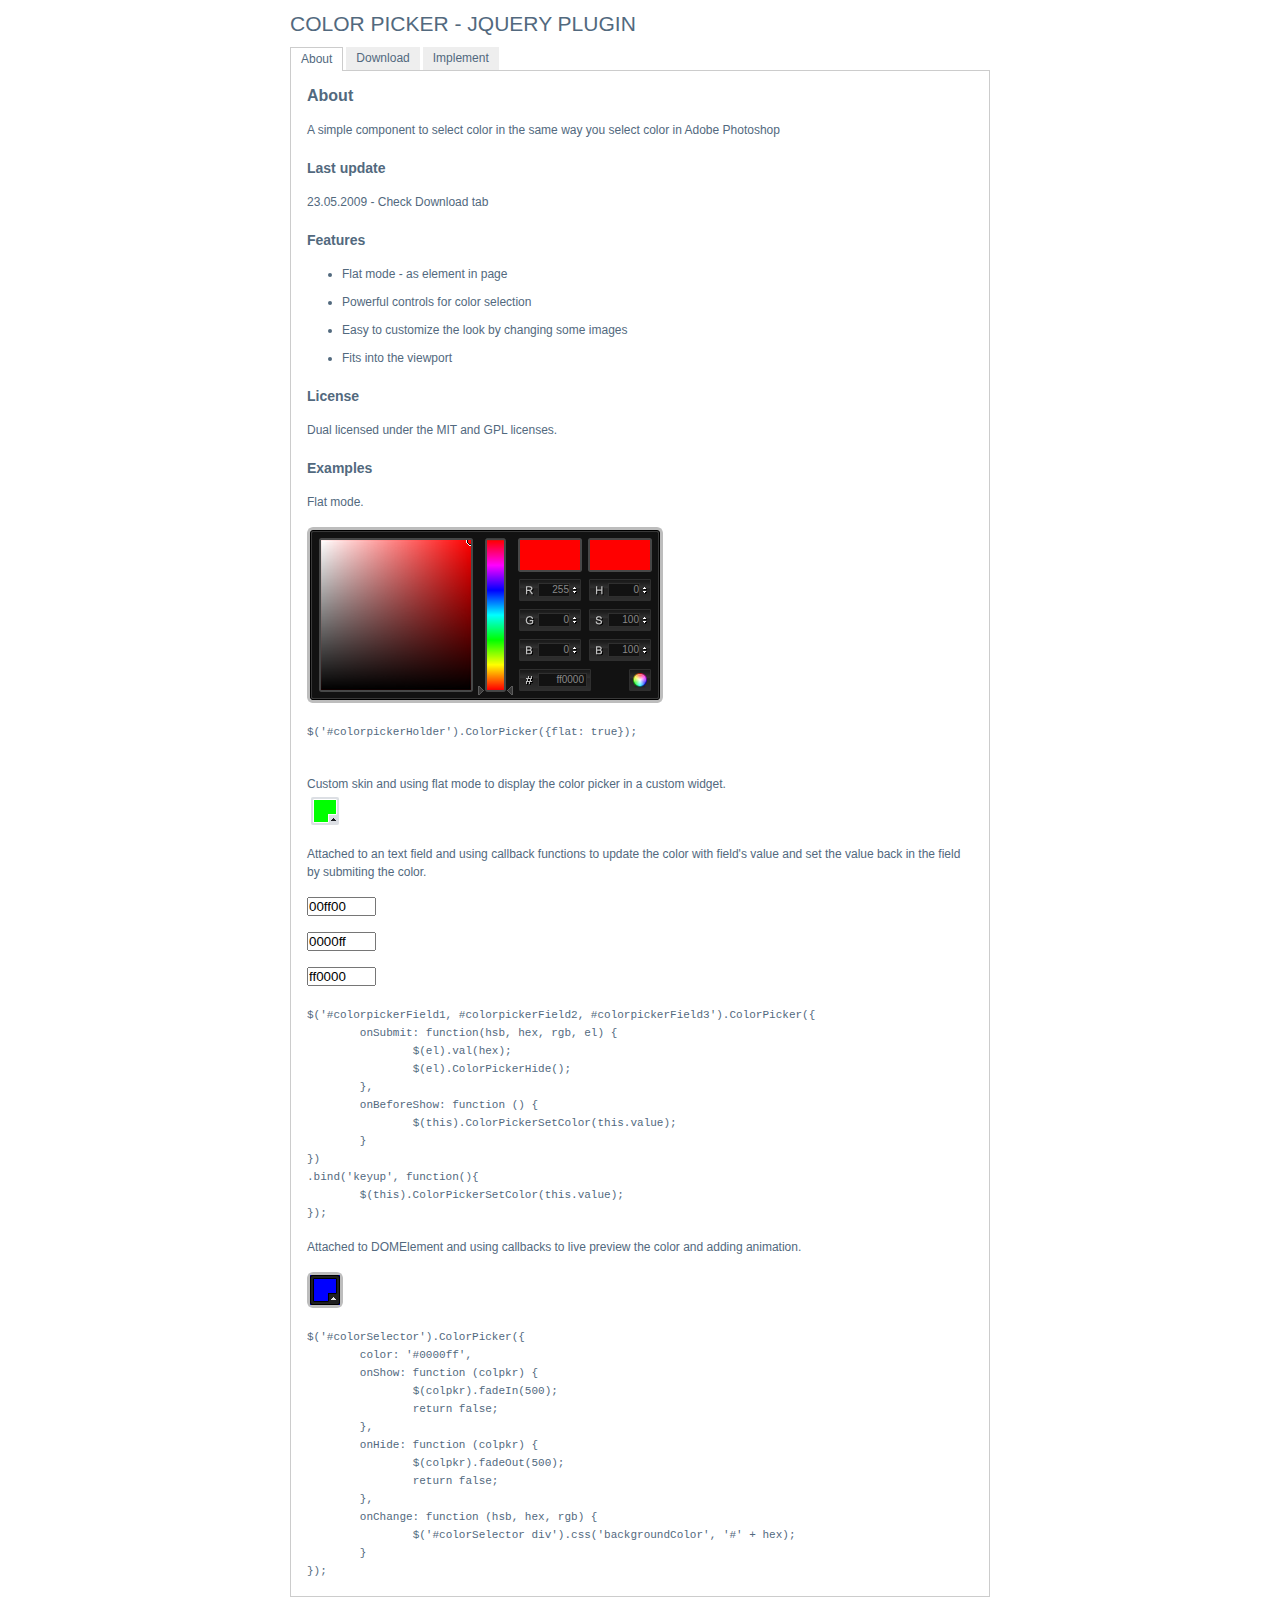
<file: public/js_admin/colorpicker/index.html>
<!DOCTYPE html PUBLIC "-//W3C//DTD XHTML 1.0 Strict//EN" "http://www.w3.org/TR/xhtml1/DTD/xhtml1-strict.dtd">
<html xmlns="http://www.w3.org/1999/xhtml" xml:lang="en" lang="en">
<head>
	<link rel="stylesheet" href="css/colorpicker.css" type="text/css" />
    <link rel="stylesheet" media="screen" type="text/css" href="css/layout.css" />
    <title>ColorPicker - jQuery plugin</title>
	<script type="text/javascript" src="js/jquery.js"></script>
	<script type="text/javascript" src="js/colorpicker.js"></script>
    <script type="text/javascript" src="js/eye.js"></script>
    <script type="text/javascript" src="js/utils.js"></script>
    <script type="text/javascript" src="js/layout.js?ver=1.0.2"></script>
</head>
<body>
    <div class="wrapper">
        <h1>Color Picker - jQuery plugin</h1>
        <ul class="navigationTabs">
            <li><a href="#about" rel="about">About</a></li>
            <li><a href="#download" rel="download">Download</a></li>
            <li><a href="#implement" rel="implement">Implement</a></li>
        </ul>
        <div class="tabsContent">
            <div class="tab">
                <h2>About</h2>
                <p>A simple component to select color in the same way you select color in Adobe Photoshop</p>
				<h3>Last update</h3>
				<p>23.05.2009 - Check Download tab</p>
                <h3>Features</h3>
                <ul>
                    <li>Flat mode - as element in page</li>
                    <li>Powerful controls for color selection</li>
					<li>Easy to customize the look by changing some images</li>
					<li>Fits into the viewport</li>
                </ul>
				<h3>License</h3>
				<p>Dual licensed under the MIT and GPL licenses.</p>
                <h3>Examples</h3>
                <p>Flat mode.</p>
                <p id="colorpickerHolder">
                </p>
                <pre>
$('#colorpickerHolder').ColorPicker({flat: true});
                </pre>
                <p>Custom skin and using flat mode to display the color picker in a custom widget.</p>
				<div id="customWidget">
					<div id="colorSelector2"><div style="background-color: #00ff00"></div></div>
	                <div id="colorpickerHolder2">
	                </div>
				</div>

				<p>Attached to an text field and using callback functions to update the color with field's value and set the value back in the field by submiting the color.</p>
				<p><input type="text" maxlength="6" size="6" id="colorpickerField1" value="00ff00" /></p>
				<p><input type="text" maxlength="6" size="6" id="colorpickerField3" value="0000ff" /></p>
				<p><input type="text" maxlength="6" size="6" id="colorpickerField2" value="ff0000" /></p>
				<pre>$('#colorpickerField1, #colorpickerField2, #colorpickerField3').ColorPicker({
	onSubmit: function(hsb, hex, rgb, el) {
		$(el).val(hex);
		$(el).ColorPickerHide();
	},
	onBeforeShow: function () {
		$(this).ColorPickerSetColor(this.value);
	}
})
.bind('keyup', function(){
	$(this).ColorPickerSetColor(this.value);
});
</pre>
				<p>Attached to DOMElement and using callbacks to live preview the color and adding animation.</p>
				<p>
					<div id="colorSelector"><div style="background-color: #0000ff"></div></div>
				</p>
				<pre>
$('#colorSelector').ColorPicker({
	color: '#0000ff',
	onShow: function (colpkr) {
		$(colpkr).fadeIn(500);
		return false;
	},
	onHide: function (colpkr) {
		$(colpkr).fadeOut(500);
		return false;
	},
	onChange: function (hsb, hex, rgb) {
		$('#colorSelector div').css('backgroundColor', '#' + hex);
	}
});
</pre>
            </div>
            <div class="tab">
                <h2>Download</h2>
                <p><a href="colorpicker.zip">colorpicker.zip (73 kb)</a>: jQuery, Javscript files, CSS files, images, examples and instructions.</p>
                <h3>Changelog</h3>
                <dl>
					<dt>23.05.2009</dt>
					<dd>Added: close on color selection example</dd>
					<dd>Added: restore original color option</dd>
					<dd>Changed: color update on key up event</dd>
					<dd>Fixed: colorpicker hide and show methods</dd>
					<dd>Fixed: reference to options. Multiple fields with colorpickers is possible now.</dd>
					<dd>Fixed: RGB to HSB convertion</dd>
					<dt>22.08.2008</dt>
					<dd>Fixed bug: where some events were not canceled right on Safari</dd>
					<dd>Fixed bug: where teh view port was not detected right on Safari</dd>
					<dt>16-07-2008</dt>
					<dd>Fixed bug where the letter 'F' could not be typed in the Hex field</dd>
					<dd>Fixed bug where the changes on Hex field where not parsed</dd>
					<dd>Added new option 'livePreview'</dd>
					<dt>08-07-2008</dt>
					<dd>Fixed typo in the code, both JavaScript and CSS</dd>
					<dd>Changed the cursor for some elements</dd>
					<dd>Added new demo explaining how to implement custom skin</dd>
					<dt>07.07.2008</dt>
					<dd>The first release.</dd>
                </dl>
            </div>
            <div class="tab">
                <h2>Implement</h2>
                <p>Attach the Javascript and CSS files to your document. Edit CSS file and fix the paths to  images and change colors to fit your site theme.</p>
                <pre>
&lt;link rel="stylesheet" media="screen" type="text/css" href="css/colorpicker.css" /&gt;
&lt;script type="text/javascript" src="js/colorpicker.js"&gt;&lt;/script&gt;
                </pre>
                <h3>Invocation code</h3>
                <p>All you have to do is to select the elements in a jQuery way and call the plugin.</p>
                <pre>
 $('input').ColorPicker(options);
                </pre>
                <h3>Options</h3>
                <p>A hash of parameters. All parameters are optional.</p>
                <table>
                	<tr>
                		<td><strong>eventName</strong></td>
                		<td>string</td>
                		<td>The desired event to trigger the colorpicker. Default: 'click'</td>
                	</tr>
                	<tr>
                		<td><strong>color</strong></td>
                		<td>string or hash</td>
                		<td>The default color. String for hex color or hash for RGB and HSB ({r:255, r:0, b:0}) . Default: 'ff0000'</td>
                	</tr>
                	<tr>
                		<td><strong>flat</strong></td>
                		<td>boolean</td>
                		<td>Whatever if the color picker is appended to the element or triggered by an event. Default false</td>
                	</tr>
                	<tr>
                		<td><strong>livePreview</strong></td>
                		<td>boolean</td>
                		<td>Whatever if the color values are filled in the fields while changing values on selector or a field. If false it may improve speed. Default true</td>
                	</tr>
                	<tr>
                		<td><strong>onShow</strong></td>
                		<td>function</td>
                		<td>Callback function triggered when the color picker is shown</td>
                	</tr>
                	<tr>
                		<td><strong>onBeforeShow</strong></td>
                		<td>function</td>
                		<td>Callback function triggered before the color picker is shown</td>
                	</tr>
                	<tr>
                		<td><strong>onHide</strong></td>
                		<td>function</td>
                		<td>Callback function triggered when the color picker is hidden</td>
                	</tr>
                	<tr>
                		<td><strong>onChange</strong></td>
                		<td>function</td>
                		<td>Callback function triggered when the color is changed</td>
                	</tr>
                	<tr>
                		<td><strong>onSubmit</strong></td>
                		<td>function</td>
                		<td>Callback function triggered when the color it is chosen</td>
                	</tr>
                </table>
                <h3>Set color</h3>
                <p>If you want to set a new color.</p>
                <pre>$('input').ColorPickerSetColor(color);</pre>
				<p>The 'color' argument is the same format as the option color, string for hex color or hash for RGB and HSB ({r:255, r:0, b:0}).</p>
            </div>
        </div>
    </div>
</body>
</html>
</file>
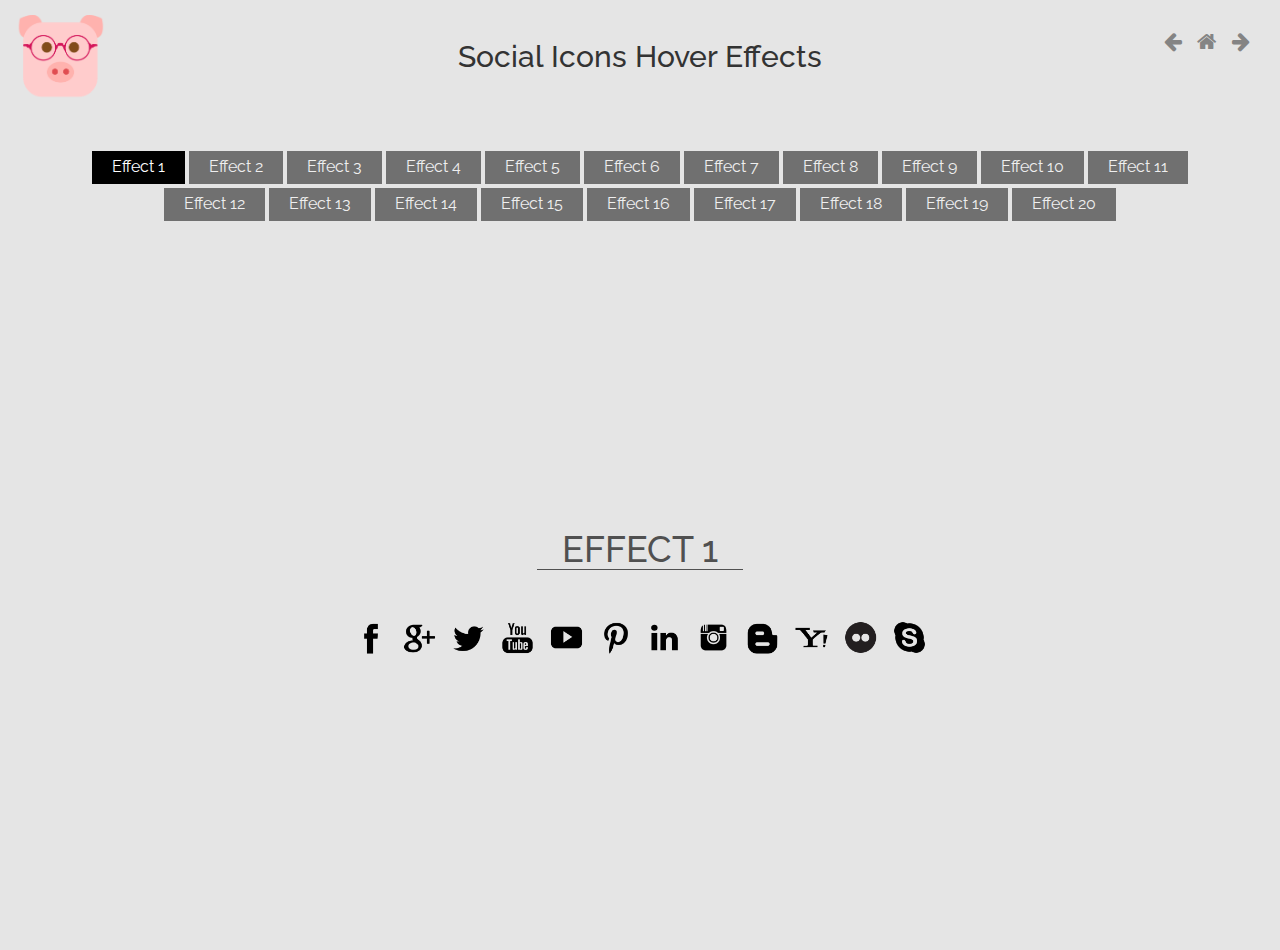
<file: public/js_admin/SI-hover-effects/index.html>
<!--
Author: CreativePig

URL: www.creativepig.net

Description: CreativePig offers web design resources 
including PSDs, Illustrations, JQuery, CSS Wordpress and HTML Templates. 
Keep coming back to find useful resources.

Licence: You are allowed to use, make changes and redistribute this in any manner you want.
However, any attribution will be appreciated.

Copyright © 2015 creativepig.net
-->

<!doctype html>
<html>
<head>
<meta charset="utf-8">
<meta name="viewport" content="width=device-width, initial-scale=1">
<title> .|| Hover Effects ||.</title>
<link rel="stylesheet" type="text/css" href="css/font-awesome.min.css" />
<link rel="stylesheet" type="text/css" href="css/bootstrap.min.css" />
<link rel="stylesheet" type="text/css" href="css/style.css" />
<script type="text/javascript" src="js/jquery.min.js"></script>
</head>

<body>
<header>
    <div class="col-xs-3 col-sm-3">
        <div class="logo"><img src="images/logo.png"></div>
    </div>
     <div class="col-xs-5 col-sm-3 pull-right">
        <div class="right_nav">
        <a href="http://www.creativepig.net/responsive-tabs"><i class="fa fa-arrow-left"></i></a>
        <a href="http://www.creativepig.net"><i class="fa fa-home"></i></a>
        <a href="http://www.creativepig.net/demos/pie-progress-bars"><i class="fa fa-arrow-right"></i></a>
        </div>
    </div>
    <div class="col-xs-12 col-sm-6"><h2>Social Icons Hover Effects</h2></div>
   
</header>

<div class="container">

<ul class="effect-cate">
	<li class="active"><a href="#tab-1">Effect 1</a></li>
	<li><a href="#tab-2">Effect 2</a></li>
	<li><a href="#tab-3">Effect 3</a></li>
	<li><a href="#tab-4">Effect 4</a></li>
	<li><a href="#tab-5">Effect 5</a></li>
    <li><a href="#tab-6">Effect 6</a></li>
	<li><a href="#tab-7">Effect 7</a></li>
	<li><a href="#tab-8">Effect 8</a></li>
	<li><a href="#tab-9">Effect 9</a></li>
	<li><a href="#tab-10">Effect 10</a></li> 
    <li><a href="#tab-11">Effect 11</a></li> 
    <li><a href="#tab-12">Effect 12</a></li> 
    <li><a href="#tab-13">Effect 13</a></li> 
    <li><a href="#tab-14">Effect 14</a></li> 
    <li><a href="#tab-15">Effect 15</a></li> 
    <li><a href="#tab-16">Effect 16</a></li> 
    <li><a href="#tab-17">Effect 17</a></li> 
    <li><a href="#tab-18">Effect 18</a></li> 
    <li><a href="#tab-19">Effect 19</a></li> 
    <li><a href="#tab-20">Effect 20</a></li>                   
</ul>

<!--[effects-sect]-->
<div class="effects-sect">

<!--[eft1]-->
<div id="tab-1" class="eff-content">
<h1 class="title"><span>Effect 1</span></h1>
<ul class="effect-lists ef1">
	<li><a href="javascript:void(0)" target="_blank"><img src="images/facebook.png" alt="Facebook" /></a></li>
	<li><a href="javascript:void(0)" target="_blank"><img src="images/google-plus.png" alt="Google Plus" /></a></li>   
	<li><a href="javascript:void(0)" target="_blank"><img src="images/twitter.png" alt="Twitter" /></a></li>   
	<li><a href="javascript:void(0)" target="_blank"><img src="images/youtube.png" alt="You Tube" /></a></li> 
	<li><a href="javascript:void(0)" target="_blank"><img src="images/youtube-play.png" alt="You Tube Play" /></a></li>       
	<li><a href="javascript:void(0)" target="_blank"><img src="images/pinterest.png" alt="Pinterest" /></a></li>   
	<li><a href="javascript:void(0)" target="_blank"><img src="images/linkedin.png" alt="Linkedin" /></a></li>   
	<li><a href="javascript:void(0)" target="_blank"><img src="images/instagram.png" alt="Instagram" /></a></li>   
	<li><a href="javascript:void(0)" target="_blank"><img src="images/blogger.png" alt="Blogger" /></a></li> 
    <li><a href="javascript:void(0)" target="_blank"><img src="images/yahoo.png" alt="Yahoo" /></a></li>   
	<li><a href="javascript:void(0)" target="_blank"><img src="images/flickr.png" alt="Flickr" /></a></li>  
	<li><a href="javascript:void(0)" target="_blank"><img src="images/skype.png" alt="Skype" /></a></li>  
</ul>    
</div>
<!--[/eft1]-->

<!--[eft2]-->
<div id="tab-2" class="eff-content">
<h1 class="title"><span>Effect 2</span></h1>
<ul class="effect-lists ef2">
	<li><a href="javascript:void(0)" target="_blank"><img src="images/facebook.png" alt="Facebook" /></a></li>
	<li><a href="javascript:void(0)" target="_blank"><img src="images/google-plus.png" alt="Google Plus" /></a></li>   
	<li><a href="javascript:void(0)" target="_blank"><img src="images/twitter.png" alt="Twitter" /></a></li>   
	<li><a href="javascript:void(0)" target="_blank"><img src="images/youtube.png" alt="You Tube" /></a></li>   
	<li><a href="javascript:void(0)" target="_blank"><img src="images/youtube-play.png" alt="You Tube Play" /></a></li>     
	<li><a href="javascript:void(0)" target="_blank"><img src="images/pinterest.png" alt="Pinterest" /></a></li>   
	<li><a href="javascript:void(0)" target="_blank"><img src="images/linkedin.png" alt="Linkedin" /></a></li>   
	<li><a href="javascript:void(0)" target="_blank"><img src="images/instagram.png" alt="Instagram" /></a></li>   
	<li><a href="javascript:void(0)" target="_blank"><img src="images/blogger.png" alt="Blogger" /></a></li> 
    <li><a href="javascript:void(0)" target="_blank"><img src="images/yahoo.png" alt="Yahoo" /></a></li>   
	<li><a href="javascript:void(0)" target="_blank"><img src="images/flickr.png" alt="Flickr" /></a></li>  
	<li><a href="javascript:void(0)" target="_blank"><img src="images/skype.png" alt="Skype" /></a></li>                              
</ul>
</div>
<!--[/eft2]-->

<!--[eft3]-->
<div id="tab-3" class="eff-content">
<h1 class="title"><span>Effect 3</span></h1>
<ul class="effect-lists ef3">
	<li><a href="javascript:void(0)" target="_blank"><i class="facebook"></i></a></li>
	<li><a href="javascript:void(0)" target="_blank"><i class="google-plus"></i></a></li>   
	<li><a href="javascript:void(0)" target="_blank"><i class="twitter"></i></a></li>   
	<li><a href="javascript:void(0)" target="_blank"><i class="youtube"></i></a></li> 
	<li><a href="javascript:void(0)" target="_blank"><i class="youtube-play"></i></a></li>       
	<li><a href="javascript:void(0)" target="_blank"><i class="pinterest"></i></a></li>   
	<li><a href="javascript:void(0)" target="_blank"><i class="linkedin"></i></a></li>   
	<li><a href="javascript:void(0)" target="_blank"><i class="instagram"></i></a></li>   
	<li><a href="javascript:void(0)" target="_blank"><i class="blogger"></i></a></li>   
	<li><a href="javascript:void(0)" target="_blank"><i class="yahoo"></i></a></li> 
    <li><a href="javascript:void(0)" target="_blank"><i class="flickr"></i></a></li> 
    <li><a href="javascript:void(0)" target="_blank"><i class="skype"></i></a></li>                                
</ul>
</div>
<!--[/eft3]-->

<!--[eft4]-->
<div id="tab-4" class="eff-content">
<h1 class="title"><span>Effect 4</span></h1>
<ul class="effect-lists ef4">
	<li><a href="javascript:void(0)" target="_blank" class="fb"><i class="facebook left"></i></a></li>
	<li><a href="javascript:void(0)" target="_blank" class="gp"><i class="google-plus left"></i></a></li>   
	<li><a href="javascript:void(0)" target="_blank" class="tw"><i class="twitter left"></i></a></li>   
	<li><a href="javascript:void(0)" target="_blank" class="yt"><i class="youtube left"></i></a></li> 
	<li><a href="javascript:void(0)" target="_blank" class="ytp"><i class="youtube-play left"></i></a></li>      
	<li><a href="javascript:void(0)" target="_blank" class="pin"><i class="pinterest left"></i></a></li>   
	<li><a href="javascript:void(0)" target="_blank" class="ldin"><i class="linkedin left"></i></a></li>   
	<li><a href="javascript:void(0)" target="_blank" class="ins"><i class="instagram left"></i></a></li>   
	<li><a href="javascript:void(0)" target="_blank" class="blr"><i class="blogger left"></i></a></li>   
	<li><a href="javascript:void(0)" target="_blank" class="yoo"><i class="yahoo left"></i></a></li> 
    <li><a href="javascript:void(0)" target="_blank" class="flr"><i class="flickr left"></i></a></li> 
    <li><a href="javascript:void(0)" target="_blank" class="sky"><i class="skype left"></i></a></li>                          
</ul>
</div>
<!--[/eft4]-->

<!--[eft5]-->
<div id="tab-5" class="eff-content">
<h1 class="title"><span>Effect 5</span></h1>
<ul class="effect-lists ef5">
	<li><a href="javascript:void(0)" target="_blank" class="fb"><i class="facebook-w"></i></a></li>
	<li><a href="javascript:void(0)" target="_blank" class="gp"><i class="google-plus-w"></i></a></li>   
	<li><a href="javascript:void(0)" target="_blank" class="tw"><i class="twitter-w"></i></a></li>   
	<li><a href="javascript:void(0)" target="_blank" class="yt"><i class="youtube-w"></i></a></li>  
	<li><a href="javascript:void(0)" target="_blank" class="ytp"><i class="youtube-play-w"></i></a></li>     
	<li><a href="javascript:void(0)" target="_blank" class="pin"><i class="pinterest-w"></i></a></li>   
	<li><a href="javascript:void(0)" target="_blank" class="ldin"><i class="linkedin-w"></i></a></li>   
	<li><a href="javascript:void(0)" target="_blank" class="ins"><i class="instagram-w"></i></a></li>   
	<li><a href="javascript:void(0)" target="_blank" class="blr"><i class="blogger-w"></i></a></li>   
	<li><a href="javascript:void(0)" target="_blank" class="yoo"><i class="yahoo-w"></i></a></li> 
    <li><a href="javascript:void(0)" target="_blank" class="flr"><i class="flickr-w"></i></a></li> 
    <li><a href="javascript:void(0)" target="_blank" class="sky"><i class="skype-w"></i></a></li>                          
</ul>
</div>
<!--[/eft5]-->

<!--[eft6]-->
<div id="tab-6" class="eff-content">
<h1 class="title"><span>Effect 6</span></h1>
<ul class="effect-lists ef6">
	<li><a href="javascript:void(0)" target="_blank" class="fb"><i class="facebook-w left"></i></a></li>
	<li><a href="javascript:void(0)" target="_blank" class="gp"><i class="google-plus-w left"></i></a></li>   
	<li><a href="javascript:void(0)" target="_blank" class="tw"><i class="twitter-w left"></i></a></li>   
	<li><a href="javascript:void(0)" target="_blank" class="yt"><i class="youtube-w left"></i></a></li>  
	<li><a href="javascript:void(0)" target="_blank" class="ytp"><i class="youtube-play-w left"></i></a></li>     
	<li><a href="javascript:void(0)" target="_blank" class="pin"><i class="pinterest-w left"></i></a></li>   
	<li><a href="javascript:void(0)" target="_blank" class="ldin"><i class="linkedin-w left"></i></a></li>   
	<li><a href="javascript:void(0)" target="_blank" class="ins"><i class="instagram-w left"></i></a></li>   
	<li><a href="javascript:void(0)" target="_blank" class="blr"><i class="blogger-w left"></i></a></li>   
	<li><a href="javascript:void(0)" target="_blank" class="yoo"><i class="yahoo-w left"></i></a></li> 
    <li><a href="javascript:void(0)" target="_blank" class="flr"><i class="flickr-w left"></i></a></li> 
    <li><a href="javascript:void(0)" target="_blank" class="sky"><i class="skype-w left"></i></a></li>                                  
</ul>
</div>
<!--[/eft6]-->

<!--[eft7]-->
<div id="tab-7" class="eff-content">
<h1 class="title"><span>Effect 7</span></h1>
<ul class="effect-lists ef7">
	<li><a href="javascript:void(0)" target="_blank"><i class="facebook left"></i></a></li>
	<li><a href="javascript:void(0)" target="_blank"><i class="google-plus left"></i></a></li>   
	<li><a href="javascript:void(0)" target="_blank"><i class="twitter left"></i></a></li>   
	<li><a href="javascript:void(0)" target="_blank"><i class="youtube left"></i></a></li> 
	<li><a href="javascript:void(0)" target="_blank"><i class="youtube-play left"></i></a></li>       
	<li><a href="javascript:void(0)" target="_blank"><i class="pinterest left"></i></a></li>   
	<li><a href="javascript:void(0)" target="_blank"><i class="linkedin left"></i></a></li>   
	<li><a href="javascript:void(0)" target="_blank"><i class="instagram left"></i></a></li>   
	<li><a href="javascript:void(0)" target="_blank"><i class="blogger left"></i></a></li>   
	<li><a href="javascript:void(0)" target="_blank"><i class="yahoo left"></i></a></li> 
    <li><a href="javascript:void(0)" target="_blank"><i class="flickr left"></i></a></li> 
    <li><a href="javascript:void(0)" target="_blank"><i class="skype left"></i></a></li>                                    
</ul>
</div>
<!--[/eft7]-->

<!--[eft8]-->
<div id="tab-8" class="eff-content">
<h1 class="title"><span>Effect 8</span></h1>
<ul class="effect-lists ef8">
	<li><a href="javascript:void(0)" target="_blank"><img src="images/facebook.png" alt="Facebook" /></a></li>
	<li><a href="javascript:void(0)" target="_blank"><img src="images/google-plus.png" alt="Google Plus" /></a></li>   
	<li><a href="javascript:void(0)" target="_blank"><img src="images/twitter.png" alt="Twitter" /></a></li>   
	<li><a href="javascript:void(0)" target="_blank"><img src="images/youtube.png" alt="You Tube" /></a></li> 
	<li><a href="javascript:void(0)" target="_blank"><img src="images/youtube-play.png" alt="You Tube Play" /></a></li>       
	<li><a href="javascript:void(0)" target="_blank"><img src="images/pinterest.png" alt="Pinterest" /></a></li>   
	<li><a href="javascript:void(0)" target="_blank"><img src="images/linkedin.png" alt="Linkedin" /></a></li>   
	<li><a href="javascript:void(0)" target="_blank"><img src="images/instagram.png" alt="Instagram" /></a></li>   
	<li><a href="javascript:void(0)" target="_blank"><img src="images/blogger.png" alt="Blogger" /></a></li> 
    <li><a href="javascript:void(0)" target="_blank"><img src="images/yahoo.png" alt="Yahoo" /></a></li>   
	<li><a href="javascript:void(0)" target="_blank"><img src="images/flickr.png" alt="Flickr" /></a></li>  
	<li><a href="javascript:void(0)" target="_blank"><img src="images/skype.png" alt="Skype" /></a></li>                                            
</ul>
</div>
<!--[/eft8]-->

<!--[eft9]-->
<div id="tab-9" class="eff-content">
<h1 class="title"><span>Effect 9</span></h1>
<ul class="effect-lists ef9">
	<li><a href="javascript:void(0)" target="_blank" class="fb"><i class="facebook-w left"></i></a></li>
	<li><a href="javascript:void(0)" target="_blank" class="gp"><i class="google-plus-w left"></i></a></li>   
	<li><a href="javascript:void(0)" target="_blank" class="tw"><i class="twitter-w left"></i></a></li>   
	<li><a href="javascript:void(0)" target="_blank" class="yt"><i class="youtube-w left"></i></a></li>  
	<li><a href="javascript:void(0)" target="_blank" class="ytp"><i class="youtube-play-w left"></i></a></li>     
	<li><a href="javascript:void(0)" target="_blank" class="pin"><i class="pinterest-w left"></i></a></li>   
	<li><a href="javascript:void(0)" target="_blank" class="ldin"><i class="linkedin-w left"></i></a></li>   
	<li><a href="javascript:void(0)" target="_blank" class="ins"><i class="instagram-w left"></i></a></li>   
	<li><a href="javascript:void(0)" target="_blank" class="blr"><i class="blogger-w left"></i></a></li>   
	<li><a href="javascript:void(0)" target="_blank" class="yoo"><i class="yahoo-w left"></i></a></li> 
    <li><a href="javascript:void(0)" target="_blank" class="flr"><i class="flickr-w left"></i></a></li> 
    <li><a href="javascript:void(0)" target="_blank" class="sky"><i class="skype-w left"></i></a></li>                        
</ul>
</div>
<!--[/eft9]-->

<!--[eft10]-->
<div id="tab-10" class="eff-content">
<h1 class="title"><span>Effect 10</span></h1>
<ul class="effect-lists ef10">
	<li><a href="javascript:void(0)" target="_blank" class="fb"><i class="facebook"></i></a></li>
	<li><a href="javascript:void(0)" target="_blank" class="gp"><i class="google-plus"></i></a></li>   
	<li><a href="javascript:void(0)" target="_blank" class="tw"><i class="twitter"></i></a></li>   
	<li><a href="javascript:void(0)" target="_blank" class="yt"><i class="youtube"></i></a></li>  
	<li><a href="javascript:void(0)" target="_blank" class="ytp"><i class="youtube-play"></i></a></li>     
	<li><a href="javascript:void(0)" target="_blank" class="pin"><i class="pinterest"></i></a></li>   
	<li><a href="javascript:void(0)" target="_blank" class="ldin"><i class="linkedin"></i></a></li>   
	<li><a href="javascript:void(0)" target="_blank" class="ins"><i class="instagram"></i></a></li>   
	<li><a href="javascript:void(0)" target="_blank" class="blr"><i class="blogger"></i></a></li>   
	<li><a href="javascript:void(0)" target="_blank" class="yoo"><i class="yahoo"></i></a></li> 
    <li><a href="javascript:void(0)" target="_blank" class="flr"><i class="flickr"></i></a></li> 
    <li><a href="javascript:void(0)" target="_blank" class="sky"><i class="skype"></i></a></li>                               
</ul>
</div>
<!--[/eft10]-->

<!--[eft11]-->
<div id="tab-11" class="eff-content">
<h1 class="title"><span>Effect 11</span></h1>
<ul class="effect-lists ef11">
	<li><a href="javascript:void(0)" target="_blank" class="fb"><i class="facebook"></i></a></li>
	<li><a href="javascript:void(0)" target="_blank" class="gp"><i class="google-plus"></i></a></li>   
	<li><a href="javascript:void(0)" target="_blank" class="tw"><i class="twitter"></i></a></li>   
	<li><a href="javascript:void(0)" target="_blank" class="yt"><i class="youtube"></i></a></li>  
	<li><a href="javascript:void(0)" target="_blank" class="ytp"><i class="youtube-play"></i></a></li>     
	<li><a href="javascript:void(0)" target="_blank" class="pin"><i class="pinterest"></i></a></li>   
	<li><a href="javascript:void(0)" target="_blank" class="ldin"><i class="linkedin"></i></a></li>   
	<li><a href="javascript:void(0)" target="_blank" class="ins"><i class="instagram"></i></a></li>   
	<li><a href="javascript:void(0)" target="_blank" class="blr"><i class="blogger"></i></a></li>   
	<li><a href="javascript:void(0)" target="_blank" class="yoo"><i class="yahoo"></i></a></li> 
    <li><a href="javascript:void(0)" target="_blank" class="flr"><i class="flickr"></i></a></li> 
    <li><a href="javascript:void(0)" target="_blank" class="sky"><i class="skype"></i></a></li>                               
</ul>
</div>
<!--[/eft11]-->

<!--[eft12]-->
<div id="tab-12" class="eff-content">
<h1 class="title"><span>Effect 12</span></h1>
<ul class="effect-lists ef12">
	<li><a href="javascript:void(0)" target="_blank" class="fb"><i class="facebook top"></i></a></li>
	<li><a href="javascript:void(0)" target="_blank" class="gp"><i class="google-plus top"></i></a></li>   
	<li><a href="javascript:void(0)" target="_blank" class="tw"><i class="twitter top"></i></a></li>   
	<li><a href="javascript:void(0)" target="_blank" class="yt"><i class="youtube top"></i></a></li>  
	<li><a href="javascript:void(0)" target="_blank" class="ytp"><i class="youtube-play top"></i></a></li>     
	<li><a href="javascript:void(0)" target="_blank" class="pin"><i class="pinterest top"></i></a></li>   
	<li><a href="javascript:void(0)" target="_blank" class="ldin"><i class="linkedin top"></i></a></li>   
	<li><a href="javascript:void(0)" target="_blank" class="ins"><i class="instagram top"></i></a></li>   
	<li><a href="javascript:void(0)" target="_blank" class="blr"><i class="blogger top"></i></a></li>   
	<li><a href="javascript:void(0)" target="_blank" class="yoo"><i class="yahoo top"></i></a></li> 
    <li><a href="javascript:void(0)" target="_blank" class="flr"><i class="flickr top"></i></a></li> 
    <li><a href="javascript:void(0)" target="_blank" class="sky"><i class="skype top"></i></a></li>                               
</ul>
</div>
<!--[/eft12]-->

<!--[eft13]-->
<div id="tab-13" class="eff-content">
<h1 class="title"><span>Effect 13</span></h1>
<ul class="effect-lists ef13">
	<li><a href="javascript:void(0)" target="_blank" class="fb"><i class="facebook top"></i></a></li>
	<li><a href="javascript:void(0)" target="_blank" class="gp"><i class="google-plus top"></i></a></li>   
	<li><a href="javascript:void(0)" target="_blank" class="tw"><i class="twitter top"></i></a></li>   
	<li><a href="javascript:void(0)" target="_blank" class="yt"><i class="youtube top"></i></a></li>  
	<li><a href="javascript:void(0)" target="_blank" class="ytp"><i class="youtube-play top"></i></a></li>     
	<li><a href="javascript:void(0)" target="_blank" class="pin"><i class="pinterest top"></i></a></li>   
	<li><a href="javascript:void(0)" target="_blank" class="ldin"><i class="linkedin top"></i></a></li>   
	<li><a href="javascript:void(0)" target="_blank" class="ins"><i class="instagram top"></i></a></li>   
	<li><a href="javascript:void(0)" target="_blank" class="blr"><i class="blogger top"></i></a></li>   
	<li><a href="javascript:void(0)" target="_blank" class="yoo"><i class="yahoo top"></i></a></li> 
    <li><a href="javascript:void(0)" target="_blank" class="flr"><i class="flickr top"></i></a></li> 
    <li><a href="javascript:void(0)" target="_blank" class="sky"><i class="skype top"></i></a></li>                               
</ul>
</div>
<!--[/eft13]-->

<!--[eft14]-->
<div id="tab-14" class="eff-content">
<h1 class="title"><span>Effect 14</span></h1>
<ul class="effect-lists ef14">
	<li><a href="javascript:void(0)" target="_blank" class="fb"><i class="facebook top"></i> </a></li>
	<li><a href="javascript:void(0)" target="_blank" class="gp"><i class="google-plus top"></i></a></li>   
	<li><a href="javascript:void(0)" target="_blank" class="tw"><i class="twitter top"></i></a></li>   
	<li><a href="javascript:void(0)" target="_blank" class="yt"><i class="youtube top"></i></a></li>  
	<li><a href="javascript:void(0)" target="_blank" class="ytp"><i class="youtube-play top"></i></a></li>     
	<li><a href="javascript:void(0)" target="_blank" class="pin"><i class="pinterest top"></i></a></li>   
	<li><a href="javascript:void(0)" target="_blank" class="ldin"><i class="linkedin top"></i></a></li>   
	<li><a href="javascript:void(0)" target="_blank" class="ins"><i class="instagram top"></i></a></li>   
	<li><a href="javascript:void(0)" target="_blank" class="blr"><i class="blogger top"></i></a></li>   
	<li><a href="javascript:void(0)" target="_blank" class="yoo"><i class="yahoo top"></i></a></li> 
    <li><a href="javascript:void(0)" target="_blank" class="flr"><i class="flickr top"></i></a></li> 
    <li><a href="javascript:void(0)" target="_blank" class="sky"><i class="skype top"></i></a></li>                               
</ul>
</div>
<!--[/eft14]-->

<!--[eft15]-->
<div id="tab-15" class="eff-content">
<h1 class="title"><span>Effect 15</span></h1>
<ul class="effect-lists ef15">
	<li><a href="javascript:void(0)" target="_blank" class="fb"><i class="facebook right"></i><span class="fb">facebook</span></a></li>
	<li><a href="javascript:void(0)" target="_blank" class="gp"><i class="google-plus  right"></i><span class="gp">Google Plus</span></a></li>   
	<li><a href="javascript:void(0)" target="_blank" class="tw"><i class="twitter right"></i><span class="tw">Twitter</span></a></li>   
	<li><a href="javascript:void(0)" target="_blank" class="yt"><i class="youtube right"></i><span class="yt">Youtube</span></a></li>  
	<li><a href="javascript:void(0)" target="_blank" class="ytp"><i class="youtube-play right"></i><span class="ytp">Youtube Play</span></a></li>     
	<li><a href="javascript:void(0)" target="_blank" class="pin"><i class="pinterest right"></i><span class="pin">Pinterest</span></a></li>   
	<li><a href="javascript:void(0)" target="_blank" class="ldin"><i class="linkedin right"></i><span class="ldin">Linkedin</span></a></li>   
	<li><a href="javascript:void(0)" target="_blank" class="ins"><i class="instagram right"></i><span class="ins">Instagram</span></a></li>   
	<li><a href="javascript:void(0)" target="_blank" class="blr"><i class="blogger right"></i><span class="blr">Blogger</span></a></li>   
	<li><a href="javascript:void(0)" target="_blank" class="yoo"><i class="yahoo right"></i><span class="yoo">Yahoo</span></a></li> 
    <li><a href="javascript:void(0)" target="_blank" class="flr"><i class="flickr right"></i><span class="flr">Flickr</span></a></li> 
    <li><a href="javascript:void(0)" target="_blank" class="sky"><i class="skype right"></i><span class="sky">Skype</span></a></li>                               
</ul>
</div>
<!--[/eft15]-->

<!--[eft16]-->
<div id="tab-16" class="eff-content">
<h1 class="title"><span>Effect 16</span></h1>
<ul class="effect-lists ef16">
	<li><a href="javascript:void(0)" target="_blank" class="fb"><i class="facebook bottom"></i></a><span class="fb">facebook</span></li>
	<li><a href="javascript:void(0)" target="_blank" class="gp"><i class="google-plus bottom"></i></a><span class="gp">Google Plus</span></li>   
	<li><a href="javascript:void(0)" target="_blank" class="tw"><i class="twitter bottom"></i></a><span class="tw">Twitter</span></li>   
	<li><a href="javascript:void(0)" target="_blank" class="yt"><i class="youtube bottom"></i></a><span class="yt">Youtube</span></li>  
	<li><a href="javascript:void(0)" target="_blank" class="ytp"><i class="youtube-play bottom"></i></a><span class="ytp">Youtube Play</span></li>     
	<li><a href="javascript:void(0)" target="_blank" class="pin"><i class="pinterest bottom"></i></a><span class="pin">Pinterest</span></li>   
	<li><a href="javascript:void(0)" target="_blank" class="ldin"><i class="linkedin bottom"></i></a><span class="ldin">Linkedin</span></li>   
	<li><a href="javascript:void(0)" target="_blank" class="ins"><i class="instagram bottom"></i></a><span class="ins">Instagram</span></li>   
	<li><a href="javascript:void(0)" target="_blank" class="blr"><i class="blogger bottom"></i></a><span class="blr">Blogger</span></li>   
	<li><a href="javascript:void(0)" target="_blank" class="yoo"><i class="yahoo bottom"></i></a><span class="yoo">Yahoo</span></li> 
    <li><a href="javascript:void(0)" target="_blank" class="flr"><i class="flickr bottom"></i></a><span class="flr">Flickr</span></li> 
    <li><a href="javascript:void(0)" target="_blank" class="sky"><i class="skype bottom"></i></a><span class="sky">Skype</span></li>                               
</ul>
</div>
<!--[/eft16]-->

<!--[eft17]-->
<div id="tab-17" class="eff-content">
<h1 class="title"><span>Effect 17</span></h1>
<ul class="effect-lists ef17">
	<li><a href="javascript:void(0)" target="_blank" class="fb"><i class="facebook top"></i> </a></li>
	<li><a href="javascript:void(0)" target="_blank" class="gp"><i class="google-plus top"></i></a></li>   
	<li><a href="javascript:void(0)" target="_blank" class="tw"><i class="twitter top"></i></a></li>   
	<li><a href="javascript:void(0)" target="_blank" class="yt"><i class="youtube top"></i></a></li>  
	<li><a href="javascript:void(0)" target="_blank" class="ytp"><i class="youtube-play top"></i></a></li>     
	<li><a href="javascript:void(0)" target="_blank" class="pin"><i class="pinterest top"></i></a></li>   
	<li><a href="javascript:void(0)" target="_blank" class="ldin"><i class="linkedin top"></i></a></li>   
	<li><a href="javascript:void(0)" target="_blank" class="ins"><i class="instagram top"></i></a></li>   
	<li><a href="javascript:void(0)" target="_blank" class="blr"><i class="blogger top"></i></a></li>   
	<li><a href="javascript:void(0)" target="_blank" class="yoo"><i class="yahoo top"></i></a></li> 
    <li><a href="javascript:void(0)" target="_blank" class="flr"><i class="flickr top"></i></a></li> 
    <li><a href="javascript:void(0)" target="_blank" class="sky"><i class="skype top"></i></a></li>  
</ul>    
</div>
<!--[/eft17]-->

<!--[eft18]-->
<div id="tab-18" class="eff-content">
<h1 class="title"><span>Effect 18</span></h1>
<ul class="effect-lists ef18">
	<li><a href="javascript:void(0)" target="_blank"><i class="facebook"></i></a></li>
	<li><a href="javascript:void(0)" target="_blank"><i class="google-plus"></i></a></li>   
	<li><a href="javascript:void(0)" target="_blank"><i class="twitter"></i></a></li>   
	<li><a href="javascript:void(0)" target="_blank"><i class="youtube"></i></a></li> 
	<li><a href="javascript:void(0)" target="_blank"><i class="youtube-play"></i></a></li>       
	<li><a href="javascript:void(0)" target="_blank"><i class="pinterest"></i></a></li>   
	<li><a href="javascript:void(0)" target="_blank"><i class="linkedin"></i></a></li>   
	<li><a href="javascript:void(0)" target="_blank"><i class="instagram"></i></a></li>   
	<li><a href="javascript:void(0)" target="_blank"><i class="blogger"></i></a></li>   
	<li><a href="javascript:void(0)" target="_blank"><i class="yahoo"></i></a></li> 
    <li><a href="javascript:void(0)" target="_blank"><i class="flickr"></i></a></li> 
    <li><a href="javascript:void(0)" target="_blank"><i class="skype"></i></a></li>                                     
</ul>
</div>
<!--[/eft18]-->

<!--[eft19]-->
<div id="tab-19" class="eff-content">
<h1 class="title"><span>Effect 19</span></h1>
<ul class="effect-lists ef19">
	<li><a href="javascript:void(0)" target="_blank"><i class="facebook-w"></i></a></li>
	<li><a href="javascript:void(0)" target="_blank"><i class="google-plus-w"></i></a></li>   
	<li><a href="javascript:void(0)" target="_blank"><i class="twitter-w"></i></a></li>   
	<li><a href="javascript:void(0)" target="_blank"><i class="youtube-w"></i></a></li> 
	<li><a href="javascript:void(0)" target="_blank"><i class="youtube-play-w"></i></a></li>       
	<li><a href="javascript:void(0)" target="_blank"><i class="pinterest-w"></i></a></li>   
	<li><a href="javascript:void(0)" target="_blank"><i class="linkedin-w"></i></a></li>   
	<li><a href="javascript:void(0)" target="_blank"><i class="instagram-w"></i></a></li>   
	<li><a href="javascript:void(0)" target="_blank"><i class="blogger-w"></i></a></li>   
	<li><a href="javascript:void(0)" target="_blank"><i class="yahoo-w"></i></a></li> 
    <li><a href="javascript:void(0)" target="_blank"><i class="flickr-w"></i></a></li> 
    <li><a href="javascript:void(0)" target="_blank"><i class="skype-w"></i></a></li>                                     
</ul>
</div>
<!--[/eft19]-->

<!--[eft20]-->
<div id="tab-20" class="eff-content">
<h1 class="title"><span>Effect 20</span></h1>
<ul class="effect-lists eft20">
	<li><a href="javascript:void(0)" target="_blank"><i class="facebook-w"></i></a></li>
	<li><a href="javascript:void(0)" target="_blank"><i class="google-plus-w"></i></a></li>   
	<li><a href="javascript:void(0)" target="_blank"><i class="twitter-w"></i></a></li>   
	<li><a href="javascript:void(0)" target="_blank"><i class="youtube-w"></i></a></li> 
	<li><a href="javascript:void(0)" target="_blank"><i class="youtube-play-w"></i></a></li>       
	<li><a href="javascript:void(0)" target="_blank"><i class="pinterest-w"></i></a></li>   
	<li><a href="javascript:void(0)" target="_blank"><i class="linkedin-w"></i></a></li>   
	<li><a href="javascript:void(0)" target="_blank"><i class="instagram-w"></i></a></li>   
	<li><a href="javascript:void(0)" target="_blank"><i class="blogger-w"></i></a></li>   
	<li><a href="javascript:void(0)" target="_blank"><i class="yahoo-w"></i></a></li> 
    <li><a href="javascript:void(0)" target="_blank"><i class="flickr-w"></i></a></li> 
    <li><a href="javascript:void(0)" target="_blank"><i class="skype-w"></i></a></li>                                     
</ul>
</div>
<!--[/eft20]-->

</div>
<!--[/effects-sect]-->

</div>

<script type="text/javascript">
$(".eff-content").hide();
$(".eff-content:first").show();
$(document).ready(function() {
    $(".effect-cate a").click(function(event) {
        event.preventDefault();
        $(this).parent().addClass("active");
        $(this).parent().siblings().removeClass("active");
        var tab = $(this).attr("href");
        $(".eff-content").not(tab).css("display", "none");
        $(tab).fadeIn();
    });
});
</script>


</body>
</html>
</file>
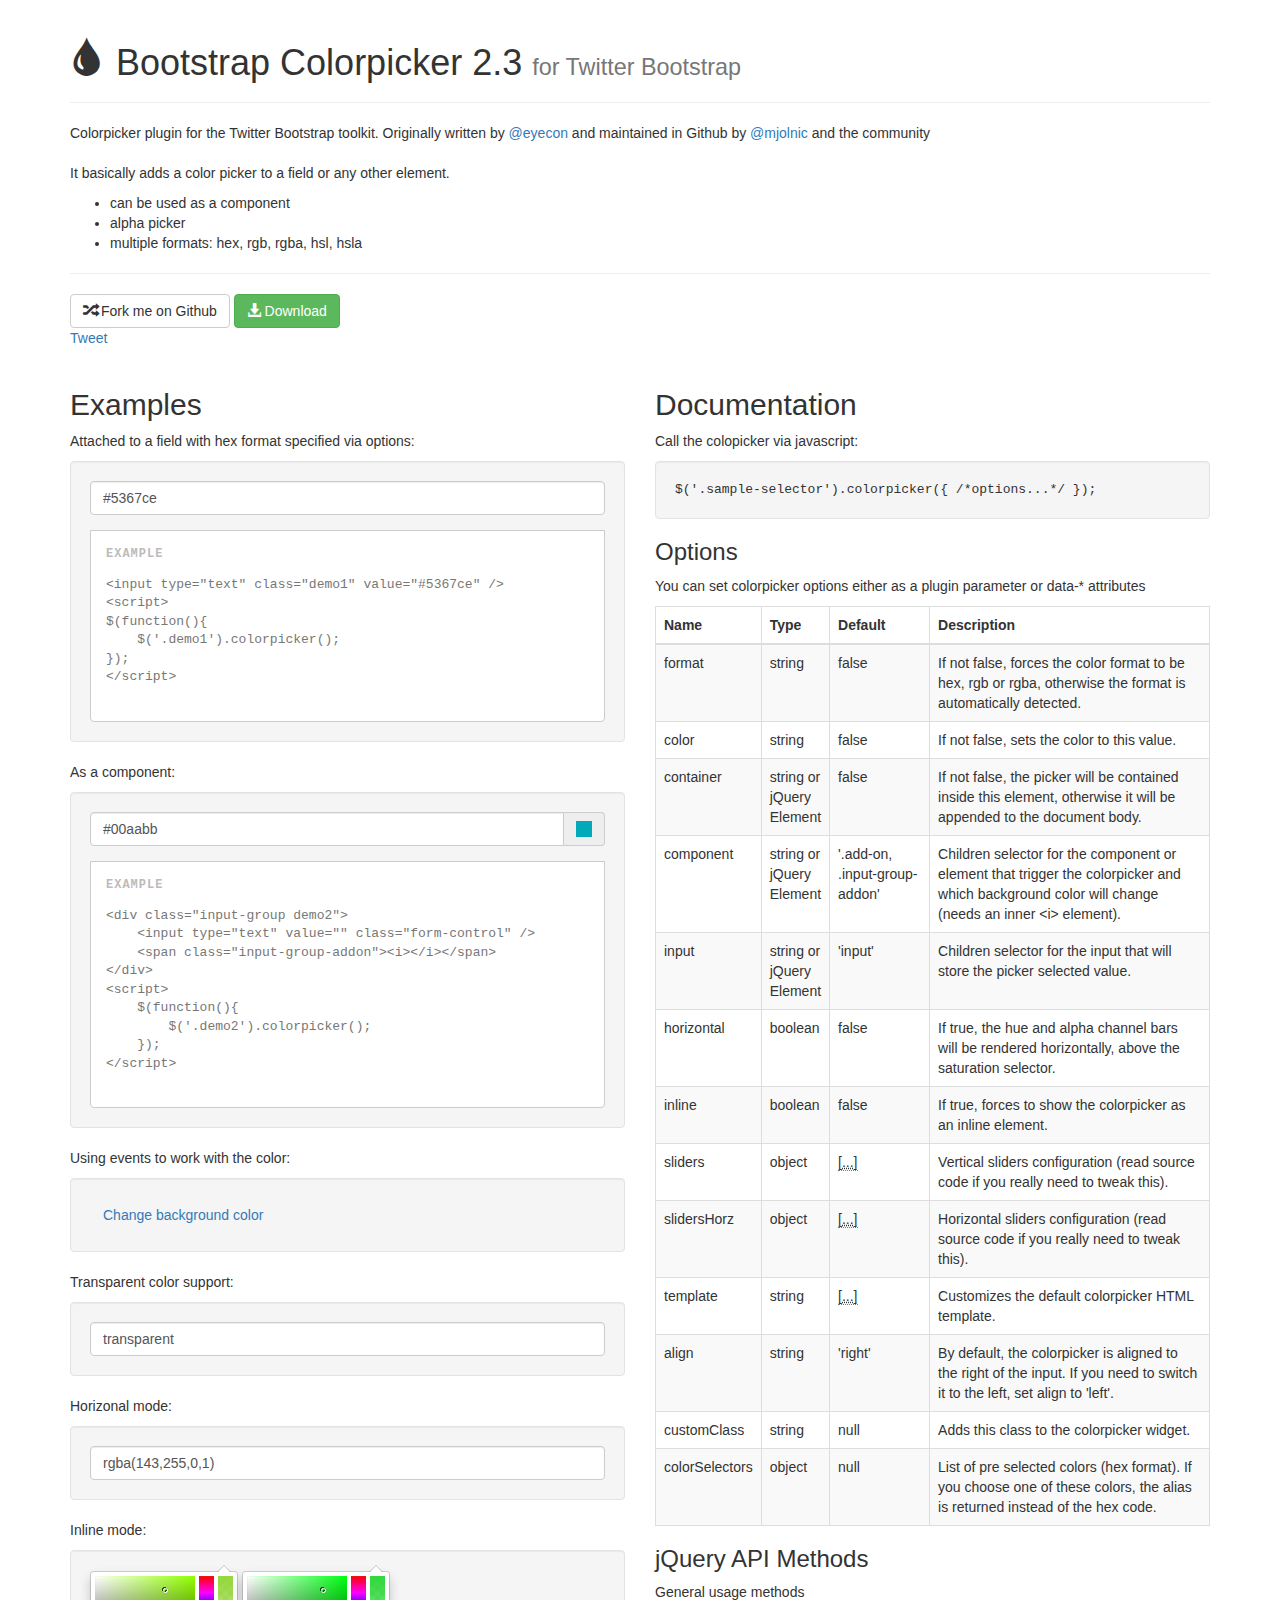
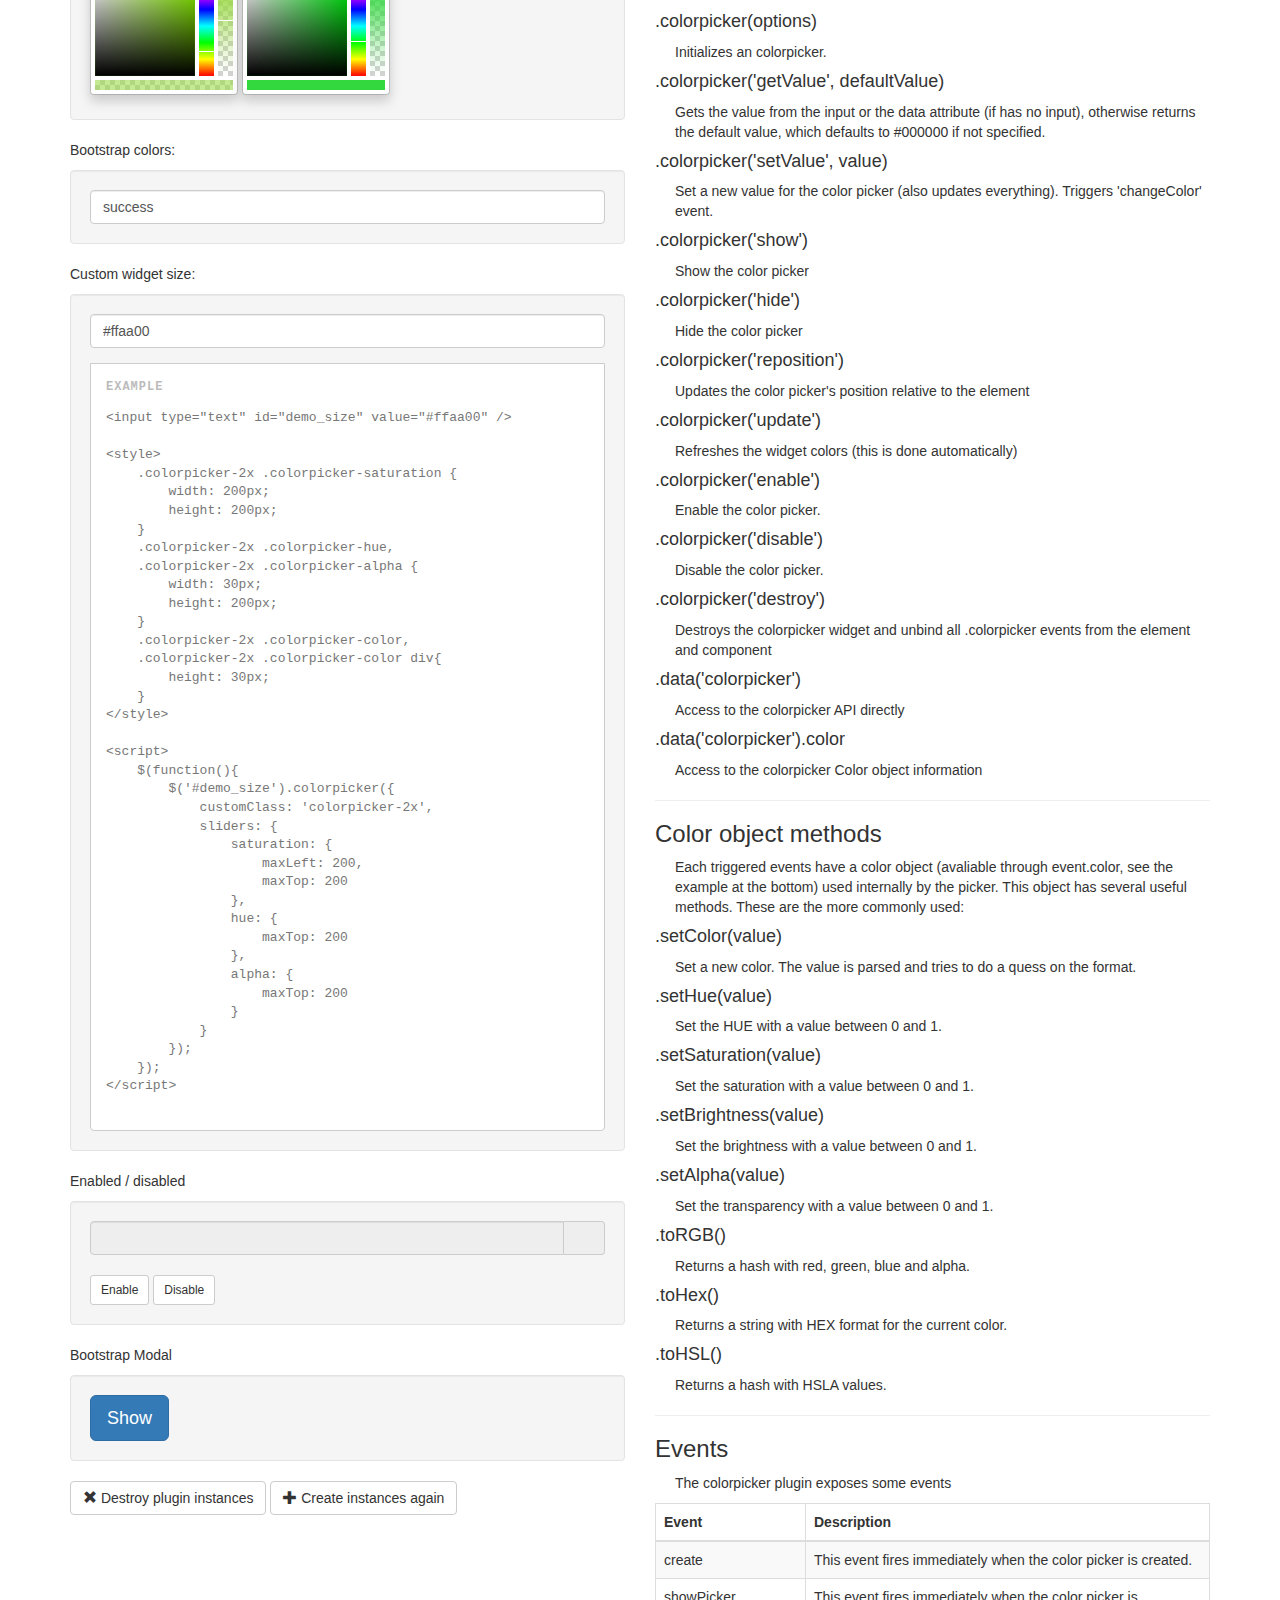
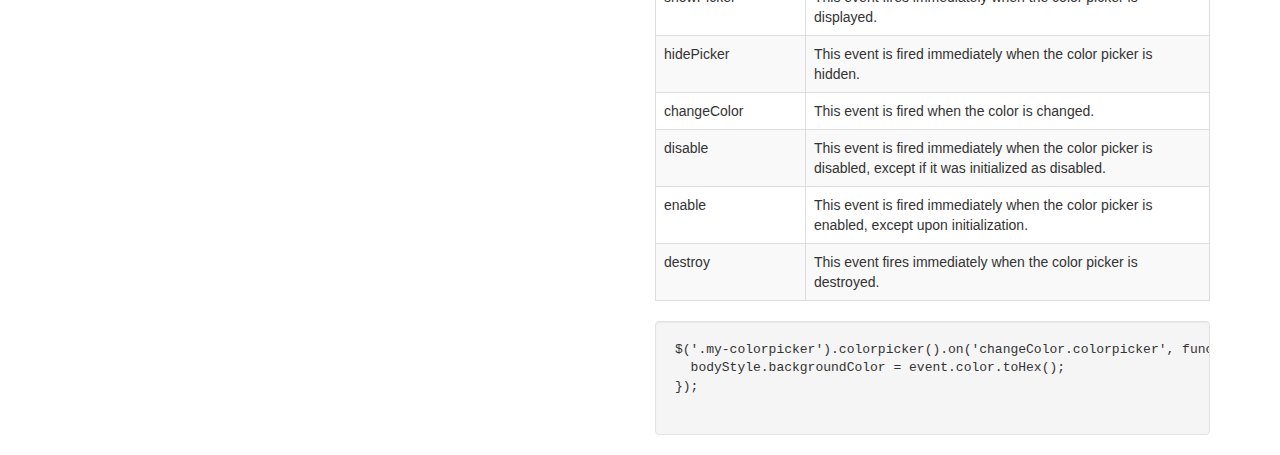
<file: public/js_admin/colorpicker/bootstrap-colorpicker-master/index.html>
<!DOCTYPE html>
<html lang="en">

<head>
  <meta http-equiv="X-UA-Compatible" content="IE=edge,chrome=1">
  <meta charset="utf-8">
  <meta http-equiv="Content-Type" content="text/html; charset=UTF-8">
  <title>Colorpicker for Twitter Bootstrap</title>
  <link href="//netdna.bootstrapcdn.com/bootstrap/3.3.5/css/bootstrap.min.css" rel="stylesheet">
  <link href="dist/css/bootstrap-colorpicker.min.css" rel="stylesheet">
  <link href="src/css/docs.css" rel="stylesheet">
</head>

<body>
<div class="container">
  <section id="typeahead">
    <div class="page-header">
      <h1><i class="glyphicon glyphicon-tint"></i> Bootstrap Colorpicker 2.3
        <small>for Twitter Bootstrap</small>
      </h1>
    </div>
    <div class="row">
      <article class="col-md-12">
        <p>
          Colorpicker plugin for the Twitter Bootstrap toolkit. Originally written by <a
          href="https://twitter.com/stefanpetre/" target="_blank">@eyecon</a> and maintained in Github by
          <a href="http://twitter.com/mjolnic/" target="_blank">@mjolnic</a> and the community
          <br>
          <br> It basically adds a color picker to a field or any other element.
        </p>
        <ul>
          <li>can be used as a component</li>
          <li>alpha picker</li>
          <li>multiple formats: hex, rgb, rgba, hsl, hsla</li>
        </ul>
        <hr>
        <div class="social">
          <a href="https://github.com/mjolnic/bootstrap-colorpicker/" target="_blank"
             class="btn btn-default btn-md"><i class="glyphicon glyphicon-random"></i> Fork me on Github</a>
          <a href="https://github.com/mjolnic/bootstrap-colorpicker/archive/master.zip" target="_blank"
             class="btn btn-success btn-md"><i class="glyphicon glyphicon-download-alt"></i> Download</a>

          <!-- Place this tag where you want the +1 button to render. -->
          <div class="g-plusone" data-size="medium"></div>

          <!-- Place this tag after the last +1 button tag. -->
          <script type="text/javascript">
            (function () {
              var po = document.createElement('script');
              po.type = 'text/javascript';
              po.async = true;
              po.src = 'https://apis.google.com/js/plusone.js';
              var s = document.getElementsByTagName('script')[0];
              s.parentNode.insertBefore(po, s);
            })();
          </script>

          <a href="https://twitter.com/share" class="twitter-share-button" data-via="mjolnic"
             data-related="mjolnic" data-hashtags="bootstrap">Tweet</a>
          <script>
            !function (d, s, id) {
              var js, fjs = d.getElementsByTagName(s)[0],
                p = /^http:/.test(d.location) ? 'http' : 'https';
              if (!d.getElementById(id)) {
                js = d.createElement(s);
                js.id = id;
                js.src = p + '://platform.twitter.com/widgets.js';
                fjs.parentNode.insertBefore(js, fjs);
              }
            }(document, 'script', 'twitter-wjs');
          </script>
        </div>
        <br>
      </article>
    </div>
    <div class="row">

      <div class="col-md-6">
        <h2>Examples</h2>

        <p> Attached to a field with hex format specified via options:</p>

        <div class="well">
          <input type="text" class="form-control demo demo-1 demo-auto" value="#5367ce"/>
                        <pre class="markup">
&lt;input type="text" class="demo1" value="#5367ce" /&gt;
&lt;script&gt;
$(function(){
    $('.demo1').colorpicker();
});
&lt;/script&gt;
        </pre>
        </div>

        <p>As a component:</p>

        <div class="well">
          <div class="input-group colorpicker-component demo demo-auto">
            <input type="text" value="#00AABB" class="form-control"/>
            <span class="input-group-addon"><i></i></span>
          </div>
                        <pre class="markup">
&lt;div class="input-group demo2"&gt;
    &lt;input type="text" value="" class="form-control" /&gt;
    &lt;span class="input-group-addon"&gt;&lt;i&gt;&lt;/i&gt;&lt;/span&gt;
&lt;/div&gt;
&lt;script&gt;
    $(function(){
        $('.demo2').colorpicker();
    });
&lt;/script&gt;
            </pre>
        </div>

        <p>Using events to work with the color:</p>

        <div class="well">
          <a href="#" class="btn small demo" id="demo_apidemo" data-color="rgb(255, 255, 255)">Change
            background color</a>
        </div>

        <p>Transparent color support:</p>

        <div class="well">
          <input type="text" data-format="hex" class="form-control demo demo-auto" id="demo_transparent"
                 value="transparent"/>
        </div>

        <p>Horizonal mode:</p>

        <div class="well">
          <input type="text" class="form-control demo" data-horizontal="true" id="demo_forceformat"
                 value="#8fff00"/>
        </div>

        <p>Inline mode:</p>

        <div class="well">
          <div id="demo_cont" class="demo demo-auto inl-bl" data-container="#demo_cont"
               data-color="rgba(150,216,62,0.55)" data-inline="true"></div>
          <div class="demo demo-auto inl-bl" data-container="true" data-color="rgb(50,216,62)"
               data-inline="true"></div>
        </div>

        <p>Bootstrap colors:</p>

        <div class="well">
          <input type="text" data-format="hex" class="form-control demo" id="demo_selectors"
                 value="success"/>
        </div>

        <p>Custom widget size:</p>

        <div class="well">
          <style>
            .colorpicker-2x .colorpicker-saturation {
              width: 200px;
              height: 200px;
            }

            .colorpicker-2x .colorpicker-hue,
            .colorpicker-2x .colorpicker-alpha {
              width: 30px;
              height: 200px;
            }

            .colorpicker-2x .colorpicker-color,
            .colorpicker-2x .colorpicker-color div {
              height: 30px;
            }
          </style>
          <input type="text" class="form-control demo" id="demo_size" value="#ffaa00"/>
                        <pre class="markup">
&lt;input type="text" id="demo_size" value="#ffaa00" /&gt;

&lt;style&gt;
    .colorpicker-2x .colorpicker-saturation {
        width: 200px;
        height: 200px;
    }
    .colorpicker-2x .colorpicker-hue,
    .colorpicker-2x .colorpicker-alpha {
        width: 30px;
        height: 200px;
    }
    .colorpicker-2x .colorpicker-color,
    .colorpicker-2x .colorpicker-color div{
        height: 30px;
    }
&lt;/style&gt;

&lt;script&gt;
    $(function(){
        $('#demo_size').colorpicker({
            customClass: 'colorpicker-2x',
            sliders: {
                saturation: {
                    maxLeft: 200,
                    maxTop: 200
                },
                hue: {
                    maxTop: 200
                },
                alpha: {
                    maxTop: 200
                }
            }
        });
    });
&lt;/script&gt;
            </pre>
        </div>

        <p>Enabled / disabled</p>

        <div class="well">
          <div id="demo_endis" class="input-group demo demo-auto colorpicker-component">
            <input disabled type="text" value="" class="form-control"/>
            <span class="input-group-addon"><i></i></span>
          </div>
          <br>
          <a class="btn btn-sm btn-default enable-button" href="#">Enable</a>
          <a class="btn btn-sm btn-default disable-button" href="#">Disable</a>
        </div>

        <p>Bootstrap Modal</p>

        <div class="well">
          <button class="btn btn-primary btn-lg" data-toggle="modal" data-target="#myModal">
            Show
          </button>

          <div class="modal fade" id="myModal" tabindex="-1" role="dialog" aria-labelledby="myModalLabel"
               aria-hidden="true">
            <div class="modal-dialog">
              <div class="modal-content">
                <div class="modal-header">
                  <button type="button" class="close" data-dismiss="modal"
                          aria-hidden="true">&times;</button>
                  <h4 class="modal-title" id="myModalLabel">In a Modal</h4>
                </div>
                <div class="modal-body">
                  <div class="input-group colorpicker-component demo demo-auto">
                    <input type="text" value="" class="form-control"/>
                    <span class="input-group-addon"><i></i></span>
                  </div>
                </div>
                <div class="modal-footer">
                  <button type="button" class="btn btn-default" data-dismiss="modal">Close</button>
                </div>
              </div>
            </div>
          </div>
        </div>


        <a class="btn btn-default demo-destroy" href="#"><i class="glyphicon glyphicon-remove"></i> Destroy
          plugin instances</a>
        <a class="btn btn-default demo-create" href="#"><i class="glyphicon glyphicon-plus"></i> Create
          instances again</a>
      </div>
      <article class="col-md-6">
        <h2>Documentation</h2>

        <p>Call the colopicker via javascript:</p>
        <pre class="well">$('.sample-selector').colorpicker({ /*options...*/ });</pre>
        <h3>Options</h3>

        <p>
          You can set colorpicker options either as a plugin parameter or data-* attributes
        </p>
        <table class="table table-bordered table-striped">
          <thead>
          <tr>
            <th style="width: 100px;">Name</th>
            <th style="width: 50px;">Type</th>
            <th style="width: 100px;">Default</th>
            <th>Description</th>
          </tr>
          </thead>
          <tbody>
          <tr>
            <td>format</td>
            <td>string</td>
            <td>false</td>
            <td>If not false, forces the color format to be hex, rgb or rgba, otherwise the format is
              automatically detected.
            </td>
          </tr>
          <tr>
            <td>color</td>
            <td>string</td>
            <td>false</td>
            <td>If not false, sets the color to this value.</td>
          </tr>
          <tr>
            <td>container</td>
            <td>string or jQuery Element</td>
            <td>false</td>
            <td>If not false, the picker will be contained inside this element, otherwise it will be
              appended to the document body.
            </td>
          </tr>
          <tr>
            <td>component</td>
            <td>string or jQuery Element</td>
            <td>'.add-on, .input-group-addon'</td>
            <td>Children selector for the component or element that trigger the colorpicker and which
              background color will change (needs an inner &lt;i&gt; element).
            </td>
          </tr>
          <tr>
            <td>input</td>
            <td>string or jQuery Element</td>
            <td>'input'</td>
            <td>Children selector for the input that will store the picker selected value.</td>
          </tr>
          <tr>
            <td>horizontal</td>
            <td>boolean</td>
            <td>false</td>
            <td>If true, the hue and alpha channel bars will be rendered horizontally, above the saturation
              selector.
            </td>
          </tr>
          <tr>
            <td>inline</td>
            <td>boolean</td>
            <td>false</td>
            <td>If true, forces to show the colorpicker as an inline element.</td>
          </tr>
          <tr>
            <td>sliders</td>
            <td>object</td>
            <td><abbr title='please, read the source code to see this value'>[...]</abbr></td>
            <td>Vertical sliders configuration (read source code if you really need to tweak this).</td>
          </tr>
          <tr>
            <td>slidersHorz</td>
            <td>object</td>
            <td><abbr title='please, read the source code to see this value'>[...]</abbr></td>
            <td>Horizontal sliders configuration (read source code if you really need to tweak this).</td>
          </tr>
          <tr>
            <td>template</td>
            <td>string</td>
            <td><abbr title='please, read the source code to see this value'>[...]</abbr></td>
            <td>Customizes the default colorpicker HTML template.</td>
          </tr>
          <tr>
            <td>align</td>
            <td>string</td>
            <td>'right'</td>
            <td>By default, the colorpicker is aligned to the right of the input. If you need to switch it
              to the left, set align to 'left'.
            </td>
          </tr>
          <tr>
            <td>customClass</td>
            <td>string</td>
            <td>null</td>
            <td>Adds this class to the colorpicker widget.</td>
          </tr>
          <tr>
            <td>colorSelectors</td>
            <td>object</td>
            <td>null</td>
            <td>List of pre selected colors (hex format). If you choose one of these colors, the alias is returned instead of the hex code.</td>
          </tr>
          </tbody>
        </table>

        <h3>jQuery API Methods</h3>

        <p>General usage methods</p>
        <h4>.colorpicker(options)</h4>

        <p>Initializes an colorpicker.</p>

        <h4>.colorpicker('getValue', defaultValue)</h4>

        <p>Gets the value from the input or the data attribute (if has no input), otherwise returns the default
          value, which defaults to #000000 if not specified.</p>

        <h4>.colorpicker('setValue', value)</h4>

        <p>Set a new value for the color picker (also updates everything). Triggers 'changeColor' event.</p>

        <h4>.colorpicker('show')</h4>

        <p>Show the color picker</p>

        <h4>.colorpicker('hide')</h4>

        <p>Hide the color picker</p>

        <h4>.colorpicker('reposition')</h4>

        <p>Updates the color picker's position relative to the element</p>

        <h4>.colorpicker('update')</h4>

        <p>Refreshes the widget colors (this is done automatically)</p>

        <h4>.colorpicker('enable')</h4>

        <p>Enable the color picker.</p>

        <h4>.colorpicker('disable')</h4>

        <p>Disable the color picker.</p>

        <h4>.colorpicker('destroy')</h4>

        <p>Destroys the colorpicker widget and unbind all .colorpicker events from the element and component</p>

        <h4>.data('colorpicker')</h4>

        <p>Access to the colorpicker API directly</p>

        <h4>.data('colorpicker').color</h4>

        <p>Access to the colorpicker Color object information</p>

        <hr>

        <h3>Color object methods</h3>

        <p>Each triggered events have a color object (avaliable through event.color, see the example at the
          bottom) used internally by the picker. This object has several useful methods. These are the more
          commonly used:</p>

        <h4>.setColor(value)</h4>

        <p>Set a new color. The value is parsed and tries to do a quess on the format.</p>

        <h4>.setHue(value)</h4>

        <p>Set the HUE with a value between 0 and 1.</p>

        <h4>.setSaturation(value)</h4>

        <p>Set the saturation with a value between 0 and 1.</p>

        <h4>.setBrightness(value)</h4>

        <p>Set the brightness with a value between 0 and 1.</p>

        <h4>.setAlpha(value)</h4>

        <p>Set the transparency with a value between 0 and 1.</p>

        <h4>.toRGB()</h4>

        <p>Returns a hash with red, green, blue and alpha.</p>

        <h4>.toHex()</h4>

        <p>Returns a string with HEX format for the current color.</p>

        <h4>.toHSL()</h4>

        <p>Returns a hash with HSLA values.</p>

        <hr>

        <h3>Events</h3>

        <p>The colorpicker plugin exposes some events</p>

        <table class="table table-bordered table-striped">
          <thead>
          <tr>
            <th style="width: 150px;">Event</th>
            <th>Description</th>
          </tr>
          </thead>
          <tbody>
          <tr>
            <td>create</td>
            <td>This event fires immediately when the color picker is created.</td>
          </tr>
          <tr>
            <td>showPicker</td>
            <td>This event fires immediately when the color picker is displayed.</td>
          </tr>
          <tr>
            <td>hidePicker</td>
            <td>This event is fired immediately when the color picker is hidden.</td>
          </tr>
          <tr>
            <td>changeColor</td>
            <td>This event is fired when the color is changed.</td>
          </tr>
          <tr>
            <td>disable</td>
            <td>This event is fired immediately when the color picker is disabled, except if it was
              initialized as disabled.
            </td>
          </tr>
          <tr>
            <td>enable</td>
            <td>This event is fired immediately when the color picker is enabled, except upon
              initialization.
            </td>
          </tr>
          <tr>
            <td>destroy</td>
            <td>This event fires immediately when the color picker is destroyed.</td>
          </tr>
          </tbody>
        </table>
                    <pre class="well">
$('.my-colorpicker').colorpicker().on('changeColor.colorpicker', function(event){
  bodyStyle.backgroundColor = event.color.toHex();
});
    </pre>
      </article>
    </div>
  </section>
</div>
<script src="//code.jquery.com/jquery-2.1.4.min.js"></script>
<script src="//netdna.bootstrapcdn.com/bootstrap/3.3.5/js/bootstrap.min.js"></script>
<script src="dist/js/bootstrap-colorpicker.js"></script>
<script src="src/js/docs.js"></script>
</body>

</html>
</file>
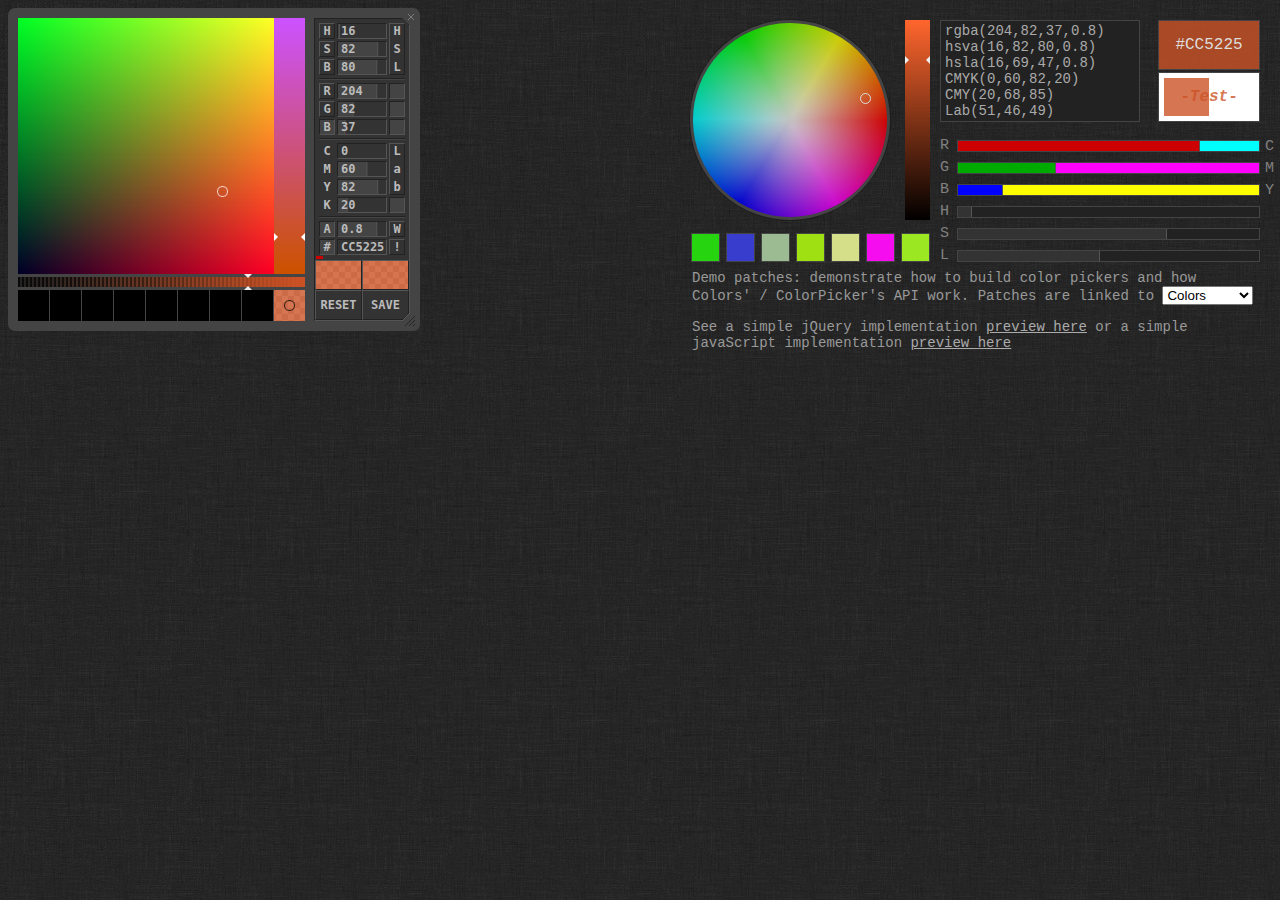
<file: public/js_admin/colorpicker/colorPicker-master/index.html>
<!DOCTYPE html PUBLIC "-//W3C//DTD XHTML 1.0 Transitional//EN" "http://www.w3.org/TR/xhtml1/DTD/xhtml1-transitional.dtd">
<html xmlns="http://www.w3.org/1999/xhtml">
<head>
<meta http-equiv="Content-Type" content="text/html; charset=UTF-8" />
<link rel="shortcut icon" type="image/x-icon" href="images/favicon.ico" />
<link rel="icon" type="image/x-icon" href="images/favicon.ico" />
<!-- <link href="developer/colorPicker.sys.css" rel="stylesheet" type="text/css"> -->
<!-- <link href="developer/colorPicker.css" rel="stylesheet" type="text/css"> -->
<link href="index.css" rel="stylesheet" type="text/css">
<title>colorPicker_new</title>
</head>

<body>

<div id="testPatch">.</div>

<div id="contrastPatch"><div></div><i>-Test-</i></div>

<div id="colorValues">.</div>

<div id="sliders" class="sliders">
  <div id="rgbR"><div></div></div>
  <div id="rgbG"><div></div></div>
  <div id="rgbB"><div></div></div>

  <div id="hslH"><div></div></div>
  <div id="hslS"><div></div></div>
  <div id="hslL"><div></div></div>

  <!-- <div id="cmyC"><div></div></div>
  <div id="cmyM"><div></div></div>
  <div id="cmyY"><div></div></div> -->
</div>

<div id="hsv_map">
  <canvas id="surface" width="200" height="200"></canvas>
  <div class="cover"></div>
  <div class="hsv-cursor"></div>
  <div class="bar-bg"></div>
  <div class="bar-white"></div>
  <canvas id="luminanceBar" width="25" height="200"></canvas>
  <div class="hsv-barcursors" id="hsv_cursors">
    <div class="hsv-barcursor-l"></div>
    <div class="hsv-barcursor-r"></div>
  </div>
</div>

<div id="color_squares">
  <div></div>
  <div></div>
  <div></div>
  <div></div>
  <div></div>
  <div></div>
  <div></div>
</div>

<div id="description">Demo patches: demonstrate how to build color pickers and how Colors' / ColorPicker's API work. Patches are linked to <select><option value="Colors">Colors</option><option value="ColorPicker">ColorPicker</option></select>
<p>See a simple jQuery implementation <a href="jQuery_implementation/">preview here</a> or a simple javaScript implementation <a href="javaScript_implementation/">preview here</a></p></div>

<!-- <div id="model_display"></div> -->
<!--canvas style="position: absolute; left: 500px; width: 255px; height: 255px" id="canvas"></canvas-->

<script type="text/javascript" src="colors.js"></script>
<!-- script type="text/javascript" src="tools.js"></script -->
<script type="text/javascript" src="colorPicker.data.js"></script>
<script type="text/javascript" src="colorPicker.js"></script>
<!-- <script type="text/javascript" src="color.all.min.js"></script> -->
<script type="text/javascript" src="index.js"></script>
</body>
</html>
</file>
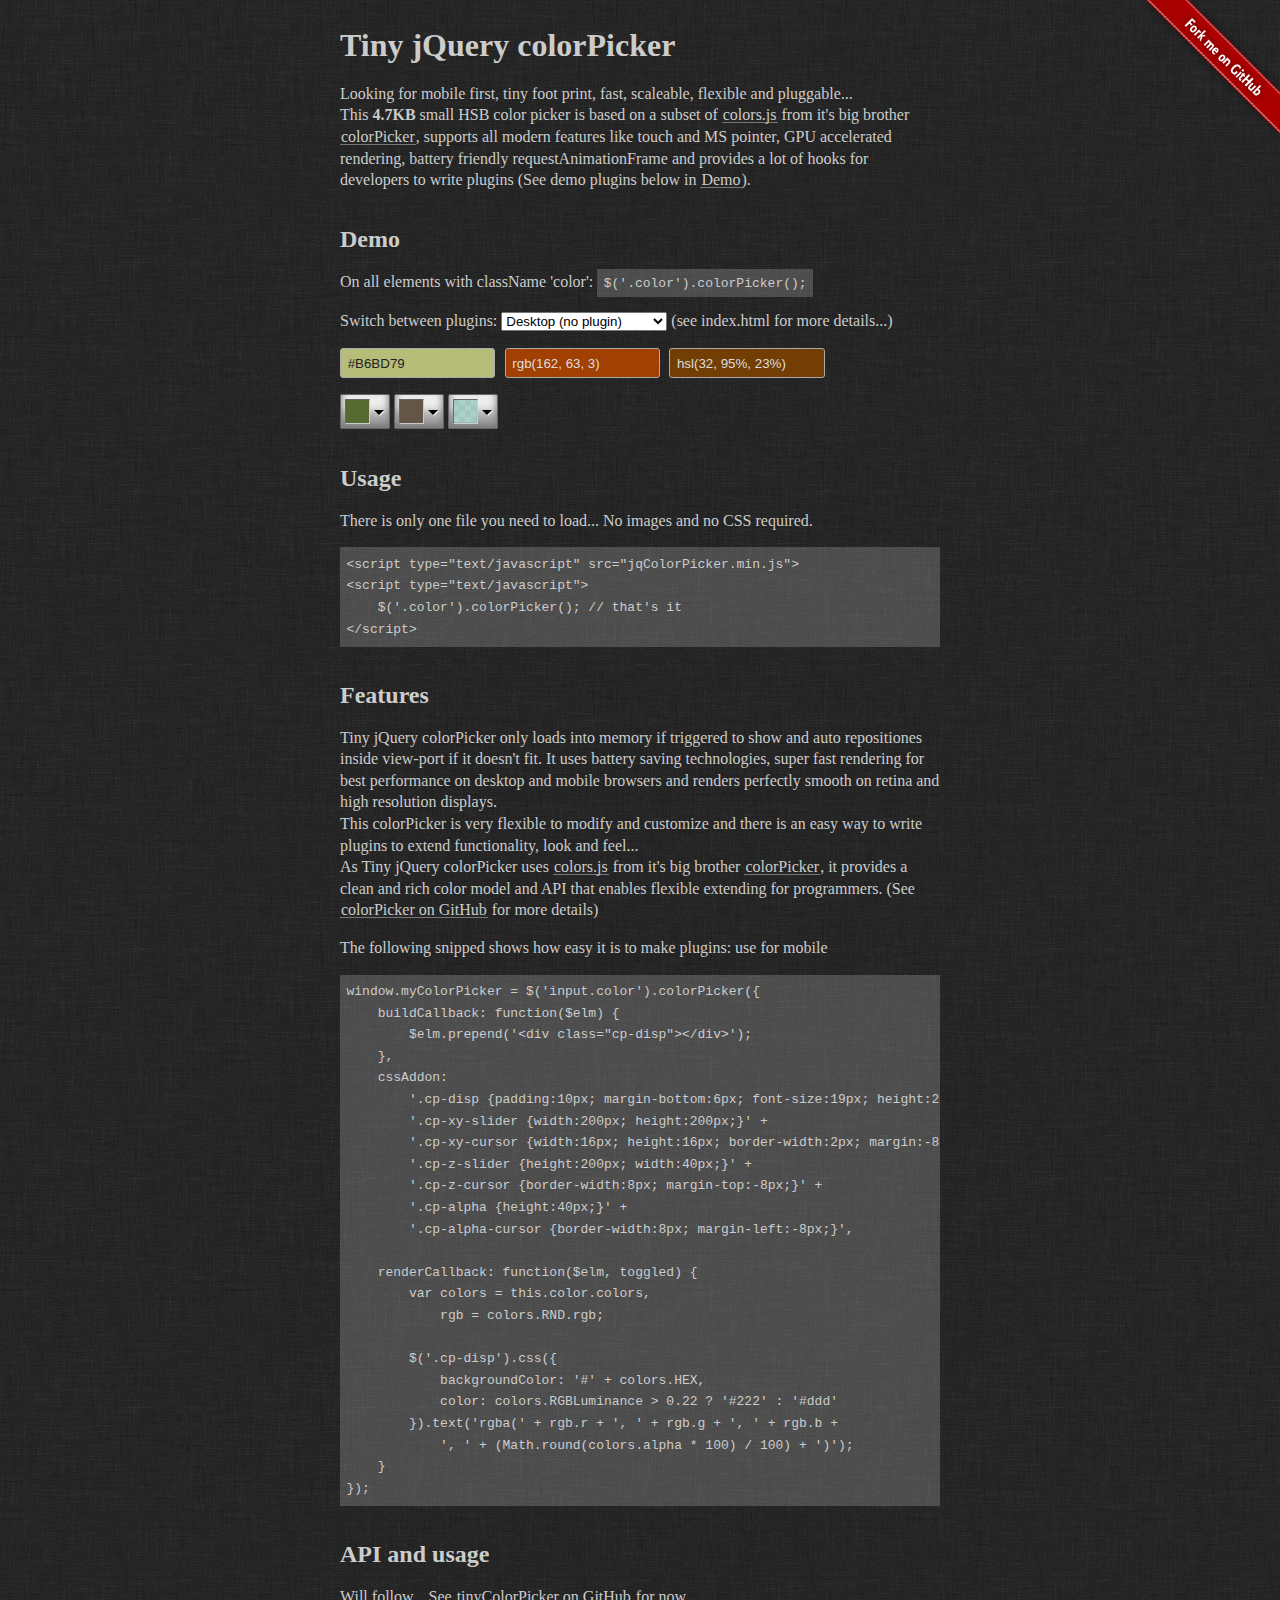
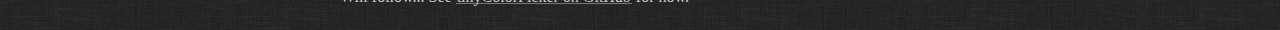
<file: public/js_admin/colorpicker/tinyColorPicker-master/index.html>
<!DOCTYPE html>
<html>
<head>
	<meta http-equiv="Content-Type" content="text/html; charset=UTF-8" />
	<meta name="viewport" content="width=device-width, initial-scale=1.0, maximum-scale=1.0, user-scalable=no" />
    <meta name="Description" content="tiny ColorPicker is a small (10.0KB, 4.5KB gZip) but very advanced jQuery color picker and color conversion / calculation tool that supports the following color spaces: rgb, hsv, hsl, hex,  but also  alpha, WCAG 2.0 readability standards (based on opacity levels of all layers), contrast, color similarity, grayscale, 2-layer or 3-layer overlap mix, etc..." />
    <meta name="Keywords" content="ColorPicker, color picker, color chooser, color, picker, javaScript, jquery, colors, rgb, hsv, hsl, hex, alpha, WCAG 2.0, grayscale, contrast, readability, realtime, retina, high resolution" />
    <meta name="author" content="Peter Dematté" />
    <meta http-equiv="language" content="en" />
	<link rel="stylesheet" type="text/css" href="index.css">
	<link rel="shortcut icon" type="image/x-icon" href="development/favicon.ico">
	<link rel="icon" type="image/x-icon" href="development/favicon.ico">
	<!-- <link rel="stylesheet" type="text/css" href="development/colorPicker.css"> -->
	<link rel="stylesheet" type="text/css" href="development/compatibility.css">
	<title>tiny jQuery color picker</title>
</head>
<body>
<div id="content-wrapper">
<h1>Tiny jQuery colorPicker</h1>
<p>Looking for mobile first, tiny foot print, fast, scaleable, flexible and pluggable...<br>
This <strong>4.7KB</strong> small HSB color picker is based on a subset of <a href="https://github.com/PitPik/colorPicker/blob/master/colors.js">colors.js</a> from it's big brother <a href="http://dematte.at/colorPicker/">colorPicker</a>, supports all modern features like touch and MS pointer, GPU accelerated rendering, battery friendly requestAnimationFrame and provides a lot of hooks for developers to write plugins (See demo plugins below in <a href="#demo">Demo</a>).</p>
<a name="demo" id="demo" class="a-inline"></a>
<h2>Demo</h2>
On all elements with className 'color': <pre>$('.color').colorPicker();</pre>
<p>Switch between plugins:
	<select id="pluginSelect">
		<option value="desktop">Desktop (no plugin)</option>
		<option value="mobile">Mobile</option>
		<option value="input">Input fields</option>
		<option value="memory">Color memory spaces</option>
		<option value="skinned">Skinned (white)</option>
		<option value="skinned_sa">Skinned, selective alpha</option>
		<option value="dev_skinned">Skinned dev-tools like</option>
		<option value="dev_skinned_hh">Skinned dev-tools 3:2</option>
		<option value="noalpha">Default without alpha</option>
		<option value="small">Default but smaller</option>
		<option value="IE8">Better IE8- support</option>
	</select>
	(see index.html for more details...)
</p>
<div class="input-toggles">
	<input class="color no-alpha" value="#B6BD79" />
	<input class="color no-alpha" value="rgb(162, 63, 3)" />
	<input class="color no-alpha" value="hsl(32, 95%, 23%)" />
</div>
<div class="div-toggles">
	<div class="trigger" value="#556B2F"><div><div></div></div></div>
	<div class="trigger" value="rgb(100, 86, 70)"><div><div></div></div></div>
	<div class="trigger" value="hsla(167, 29%, 68%, 0.8)"><div><div></div></div></div>
<img id="qr" style="float: right; display: block; display: none; margin-right: -200px;" src="./development/qr.png" alt="QR code for http://www.dematte.at/tinyColorPicker/?type=mobile#demo"></div>
<h2>Usage</h2>
<p>There is only one file you need to load... No images and no CSS required.</p>
<pre style="display: block; overflow: auto;">
&lt;script type="text/javascript" src="jqColorPicker.min.js">
&lt;script type="text/javascript">
    $('.color').colorPicker(); // that's it
&lt;/script>
</pre>
<h2>Features</h2>
<p>Tiny jQuery colorPicker only loads into memory if triggered to show and auto repositiones inside view-port if it doesn't fit. It uses battery saving technologies, super fast rendering for best performance on desktop and mobile browsers and renders perfectly smooth on retina and high resolution displays.<br>
This colorPicker is very flexible to modify and customize and there is an easy way to write plugins to extend functionality, look and feel...<br>
As Tiny jQuery colorPicker uses <a href="https://github.com/PitPik/colorPicker/blob/master/colors.js">colors.js</a> from it's big brother <a href="http://dematte.at/colorPicker/">colorPicker</a>, it provides a clean and rich color model and API that enables flexible extending for programmers. (See <a href="https://github.com/PitPik/colorPicker">colorPicker on GitHub</a> for more details)</p>
<p>The following snipped shows how easy it is to make plugins: use for mobile</p>
<pre style="display: block; overflow: auto;">
window.myColorPicker = $('input.color').colorPicker({
    buildCallback: function($elm) {
        $elm.prepend('&lt;div class="cp-disp">&lt;/div>');
    },
    cssAddon:
        '.cp-disp {padding:10px; margin-bottom:6px; font-size:19px; height:20px; line-height:20px}' +
        '.cp-xy-slider {width:200px; height:200px;}' +
        '.cp-xy-cursor {width:16px; height:16px; border-width:2px; margin:-8px}' +
        '.cp-z-slider {height:200px; width:40px;}' +
        '.cp-z-cursor {border-width:8px; margin-top:-8px;}' +
        '.cp-alpha {height:40px;}' +
        '.cp-alpha-cursor {border-width:8px; margin-left:-8px;}',

    renderCallback: function($elm, toggled) {
        var colors = this.color.colors,
            rgb = colors.RND.rgb;

        $('.cp-disp').css({
            backgroundColor: '#' + colors.HEX,
            color: colors.RGBLuminance > 0.22 ? '#222' : '#ddd'
        }).text('rgba(' + rgb.r + ', ' + rgb.g + ', ' + rgb.b +
            ', ' + (Math.round(colors.alpha * 100) / 100) + ')');
    }
});
</pre>
<h2>API and usage</h2>
<p>Will follow... See <a href="https://github.com/PitPik/tinyColorPicker">tinyColorPicker on GitHub</a> for now.</p>
</div>



<!-- <script type="text/javascript" src="jquery-1.11.2.js"></script> -->
<script src="http://code.jquery.com/jquery-1.11.2.min.js"></script>
<script type="text/javascript" src="colors.js"></script>
<script type="text/javascript" src="jqColorPicker.js"></script>
<!-- <script type="text/javascript" src="jqColorPicker.min.js"></script> -->
<script type="text/javascript" src="index.js"></script>
<a class="a-inline" href="https://github.com/PitPik/tinyColorPicker"><img style="position: absolute; top: 0; right: 0; border: 0;" src="development/fmog.png" alt="Fork me on GitHub"></a>
</body>
</html>
</file>
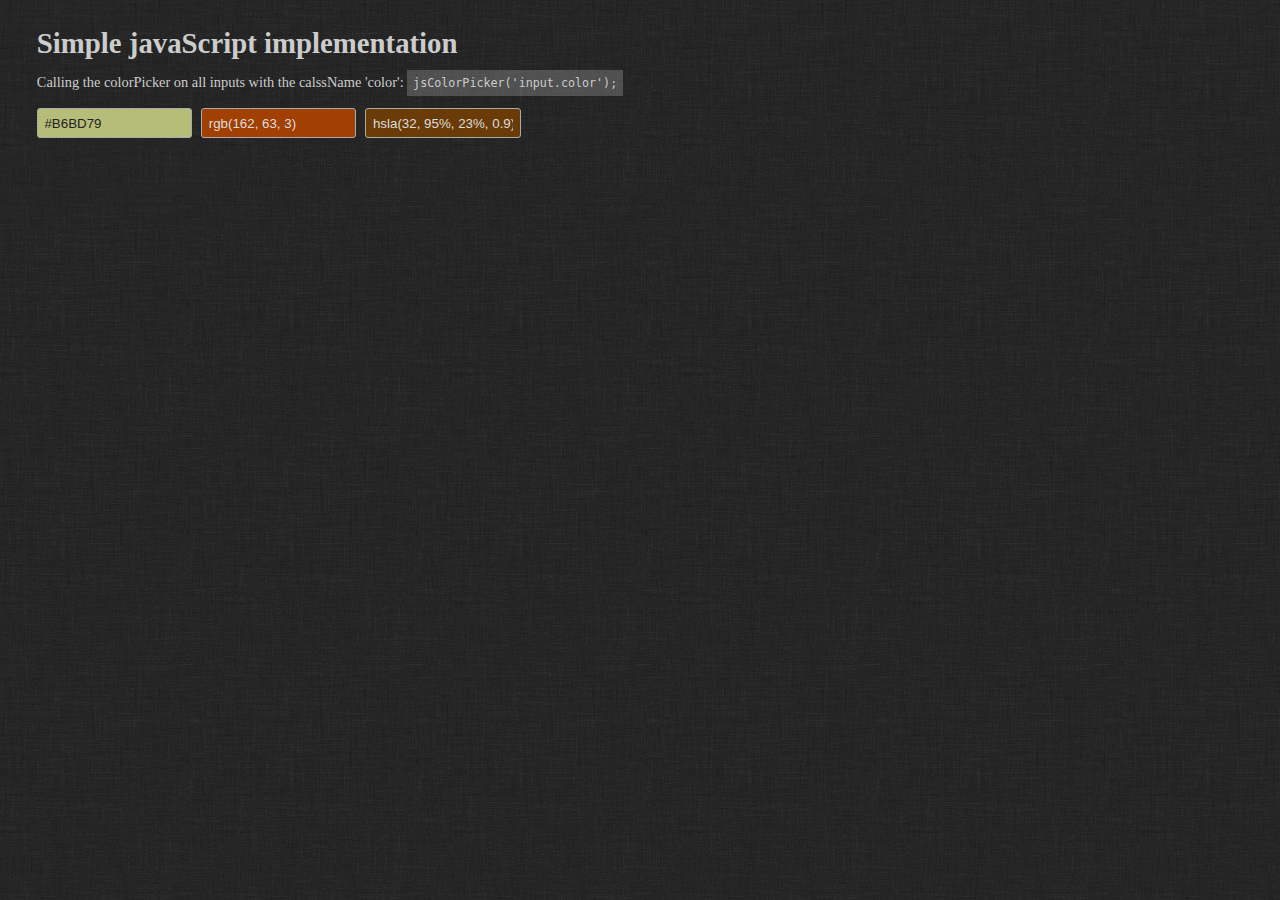
<file: public/js_admin/colorpicker/colorPicker-master/javascript_implementation/index.html>
<!DOCTYPE html>
<html lang="en">
  <head>
  <meta charset='utf-8'>
  <!-- <meta http-equiv="X-UA-Compatible" content="IE=edge"> -->
  <meta http-equiv="Content-Language" content="en">

  <link href="../index.css" media="all" rel="stylesheet" type="text/css" />
  <link href="jsColor.css" media="all" rel="stylesheet" type="text/css" />
      
  <meta name="description" content="colorPicker - Advanced javaScript color picker and color conversion / calculation (rgb, hsv, hsl, hex, cmyk, cmy, XYZ, Lab, alpha, WCAG 2.0, ...); this is a javaScript implememntation example">
  <title>colorPicker javaScript implementation example</title>
</head>

<body>
<h1>Simple javaScript implementation</h1>
Calling the colorPicker on all inputs with the calssName 'color': <pre>jsColorPicker('input.color');</pre>
<p>
	<input class="color" value="#B6BD79" />
	<input class="color" value="rgb(162, 63, 3)" />
	<input class="color" value="hsla(32, 95%, 23%, 0.9)" />
</p>
<!-- <button onclick="$colors.colorPicker('destroy')">destroy</button> -->
<script type="text/javascript" src="../colors.js"></script>
<script type="text/javascript" src="../colorPicker.data.js"></script>
<script type="text/javascript" src="../colorPicker.js"></script>

<!-- <script type="text/javascript" src="../color.all.min.js"></script> -->

<script type="text/javascript" src="jsColor.js"></script>

<!-- <script type="text/javascript" src="jsColorPicker.min.js"></script> -->

<script type="text/javascript">
	var colors = jsColorPicker('input.color', {
        customBG: '#222',
        readOnly: true,
        // patch: false,
        init: function(elm, colors) { // colors is a different instance (not connected to colorPicker)
          elm.style.backgroundColor = elm.value;
          elm.style.color = colors.rgbaMixCustom.luminance > 0.22 ? '#222' : '#ddd';
        }
      });
</script>
</body>
</html>
</file>
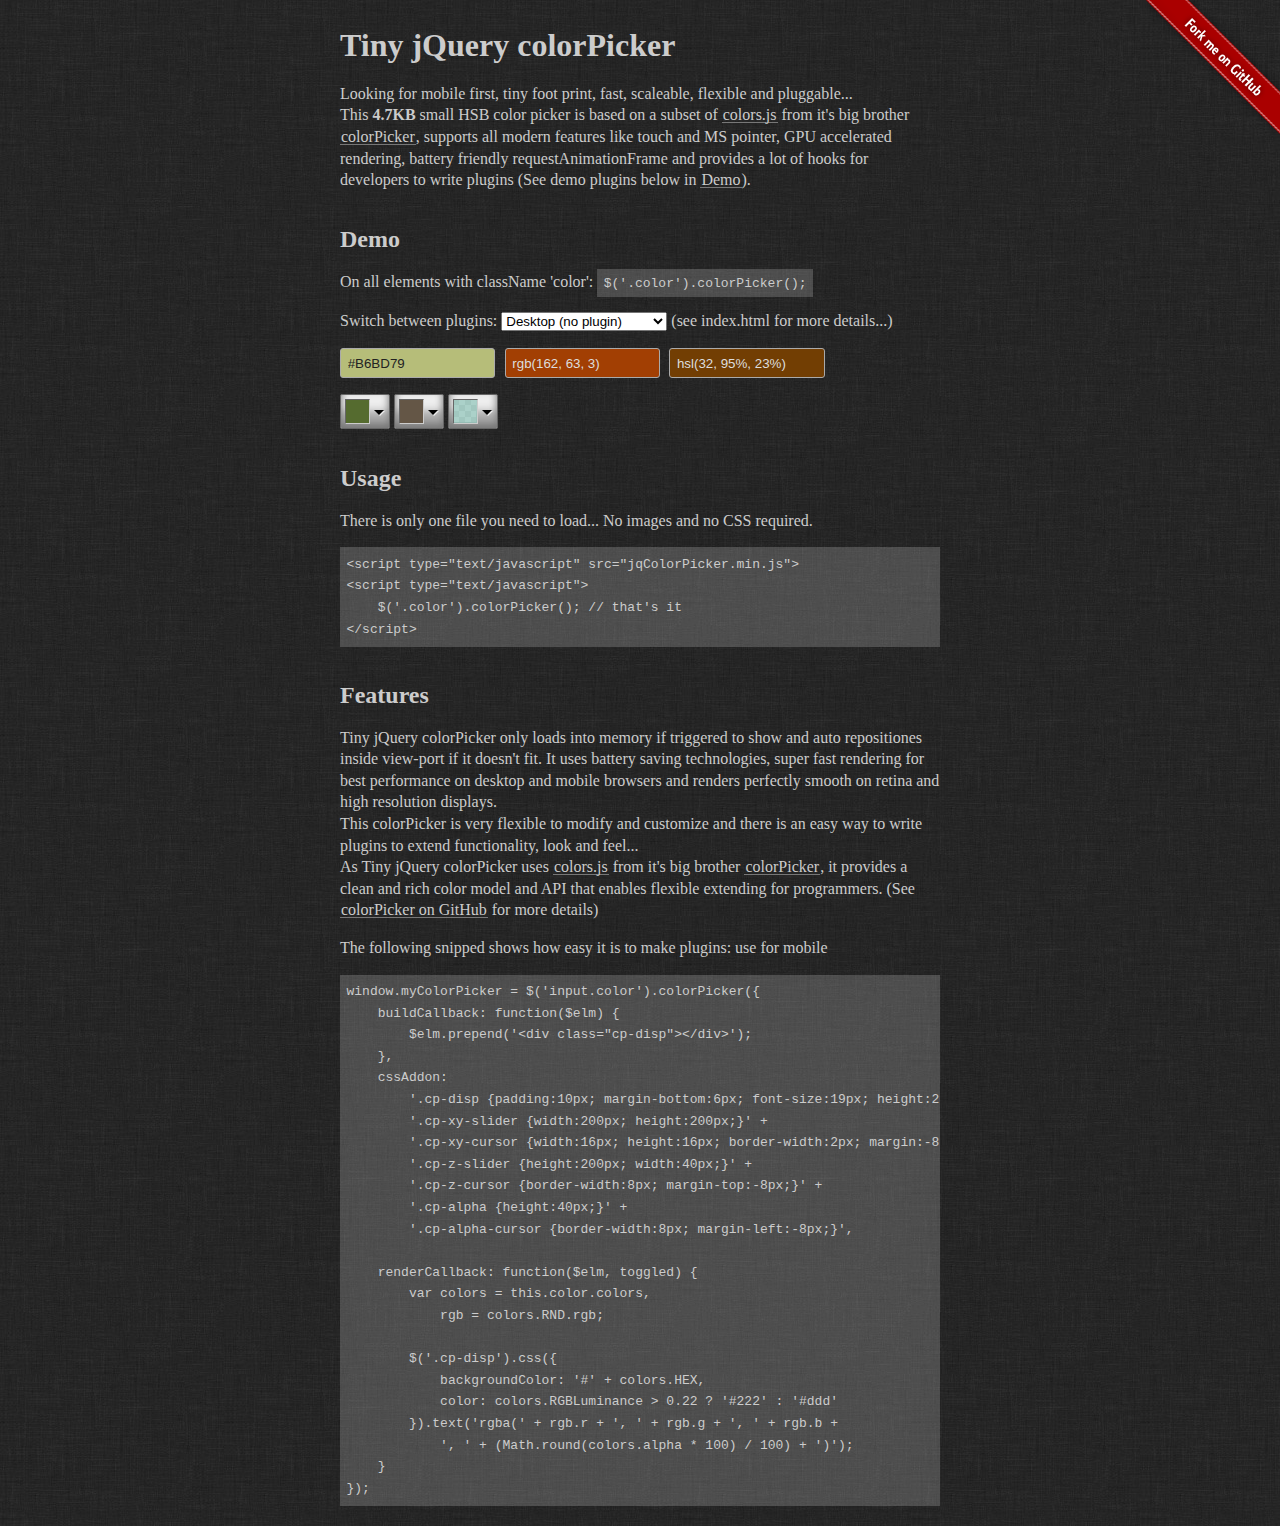
<file: public/js_admin/colorpicker/tinyColorPicker-master/index2.html>
<!DOCTYPE html>
<html>
<head>
	<meta http-equiv="Content-Type" content="text/html; charset=UTF-8" />
	<meta name="viewport" content="width=device-width, initial-scale=1.0, maximum-scale=1.0, user-scalable=no" />
    <meta name="Description" content="tiny ColorPicker is a small (10.0KB, 4.5KB gZip) but very advanced jQuery color picker and color conversion / calculation tool that supports the following color spaces: rgb, hsv, hsl, hex,  but also  alpha, WCAG 2.0 readability standards (based on opacity levels of all layers), contrast, color similarity, grayscale, 2-layer or 3-layer overlap mix, etc..." />
    <meta name="Keywords" content="ColorPicker, color picker, color chooser, color, picker, javaScript, jquery, colors, rgb, hsv, hsl, hex, alpha, WCAG 2.0, grayscale, contrast, readability, realtime, retina, high resolution" />
    <meta name="author" content="Peter Dematté" />
    <meta http-equiv="language" content="en" />
	<link rel="stylesheet" type="text/css" href="index.css">
	<link rel="shortcut icon" type="image/x-icon" href="development/favicon.ico">
	<link rel="icon" type="image/x-icon" href="development/favicon.ico">
	<!-- <link rel="stylesheet" type="text/css" href="development/colorPicker.css"> -->
	<link rel="stylesheet" type="text/css" href="development/compatibility.css">
	<title>tiny jQuery color picker</title>
</head>
<body>
<div id="content-wrapper">
<h1>Tiny jQuery colorPicker</h1>
<p>Looking for mobile first, tiny foot print, fast, scaleable, flexible and pluggable...<br>
This <strong>4.7KB</strong> small HSB color picker is based on a subset of <a href="https://github.com/PitPik/colorPicker/blob/master/colors.js">colors.js</a> from it's big brother <a href="http://dematte.at/colorPicker/">colorPicker</a>, supports all modern features like touch and MS pointer, GPU accelerated rendering, battery friendly requestAnimationFrame and provides a lot of hooks for developers to write plugins (See demo plugins below in <a href="#demo">Demo</a>).</p>
<a name="demo" id="demo" class="a-inline"></a>
<h2>Demo</h2>
On all elements with className 'color': <pre>$('.color').colorPicker();</pre>
<p>Switch between plugins:
	<select id="pluginSelect">
		<option value="desktop">Desktop (no plugin)</option>
		<option value="mobile">Mobile</option>
		<option value="input">Input fields</option>
		<option value="memory">Color memory spaces</option>
		<option value="skinned">Skinned (white)</option>
		<option value="skinned_sa">Skinned, selective alpha</option>
		<option value="dev_skinned">Skinned dev-tools like</option>
		<option value="dev_skinned_hh">Skinned dev-tools 3:2</option>
		<option value="noalpha">Default without alpha</option>
		<option value="small">Default but smaller</option>
		<option value="IE8">Better IE8- support</option>
	</select>
	(see index.html for more details...)
</p>
<div class="input-toggles">
	<input class="color no-alpha" value="#B6BD79" />
	<input class="color no-alpha" value="rgb(162, 63, 3)" />
	<input class="color no-alpha" value="hsl(32, 95%, 23%)" />
</div>
<div class="div-toggles">
	<div class="trigger" value="#556B2F"><div><div></div></div></div>
	<div class="trigger" value="rgb(100, 86, 70)"><div><div></div></div></div>
	<div class="trigger" value="hsla(167, 29%, 68%, 0.8)"><div><div></div></div></div>
<img id="qr" style="float: right; display: block; display: none; margin-right: -200px;" src="./development/qr.png" alt="QR code for http://www.dematte.at/tinyColorPicker/?type=mobile#demo"></div>
<h2>Usage</h2>
<p>There is only one file you need to load... No images and no CSS required.</p>
<pre style="display: block; overflow: auto;">
&lt;script type="text/javascript" src="jqColorPicker.min.js">
&lt;script type="text/javascript">
    $('.color').colorPicker(); // that's it
&lt;/script>
</pre>
<h2>Features</h2>
<p>Tiny jQuery colorPicker only loads into memory if triggered to show and auto repositiones inside view-port if it doesn't fit. It uses battery saving technologies, super fast rendering for best performance on desktop and mobile browsers and renders perfectly smooth on retina and high resolution displays.<br>
This colorPicker is very flexible to modify and customize and there is an easy way to write plugins to extend functionality, look and feel...<br>
As Tiny jQuery colorPicker uses <a href="https://github.com/PitPik/colorPicker/blob/master/colors.js">colors.js</a> from it's big brother <a href="http://dematte.at/colorPicker/">colorPicker</a>, it provides a clean and rich color model and API that enables flexible extending for programmers. (See <a href="https://github.com/PitPik/colorPicker">colorPicker on GitHub</a> for more details)</p>
<p>The following snipped shows how easy it is to make plugins: use for mobile</p>
<pre style="display: block; overflow: auto;">
window.myColorPicker = $('input.color').colorPicker({
    buildCallback: function($elm) {
        $elm.prepend('&lt;div class="cp-disp">&lt;/div>');
    },
    cssAddon:
        '.cp-disp {padding:10px; margin-bottom:6px; font-size:19px; height:20px; line-height:20px}' +
        '.cp-xy-slider {width:200px; height:200px;}' +
        '.cp-xy-cursor {width:16px; height:16px; border-width:2px; margin:-8px}' +
        '.cp-z-slider {height:200px; width:40px;}' +
        '.cp-z-cursor {border-width:8px; margin-top:-8px;}' +
        '.cp-alpha {height:40px;}' +
        '.cp-alpha-cursor {border-width:8px; margin-left:-8px;}',

    renderCallback: function($elm, toggled) {
        var colors = this.color.colors,
            rgb = colors.RND.rgb;

        $('.cp-disp').css({
            backgroundColor: '#' + colors.HEX,
            color: colors.RGBLuminance > 0.22 ? '#222' : '#ddd'
        }).text('rgba(' + rgb.r + ', ' + rgb.g + ', ' + rgb.b +
            ', ' + (Math.round(colors.alpha * 100) / 100) + ')');
    }
});
</pre>
 
</div>



<!-- <script type="text/javascript" src="jquery-1.11.2.js"></script> -->
<script src="http://code.jquery.com/jquery-1.11.2.min.js"></script>
<script type="text/javascript" src="colors.js"></script>
<script type="text/javascript" src="jqColorPicker.js"></script>
<!-- <script type="text/javascript" src="jqColorPicker.min.js"></script> -->
<script type="text/javascript" src="index.js"></script>
<a class="a-inline" href="https://github.com/PitPik/tinyColorPicker"><img style="position: absolute; top: 0; right: 0; border: 0;" src="development/fmog.png" alt="Fork me on GitHub"></a>
</body>
</html>
</file>
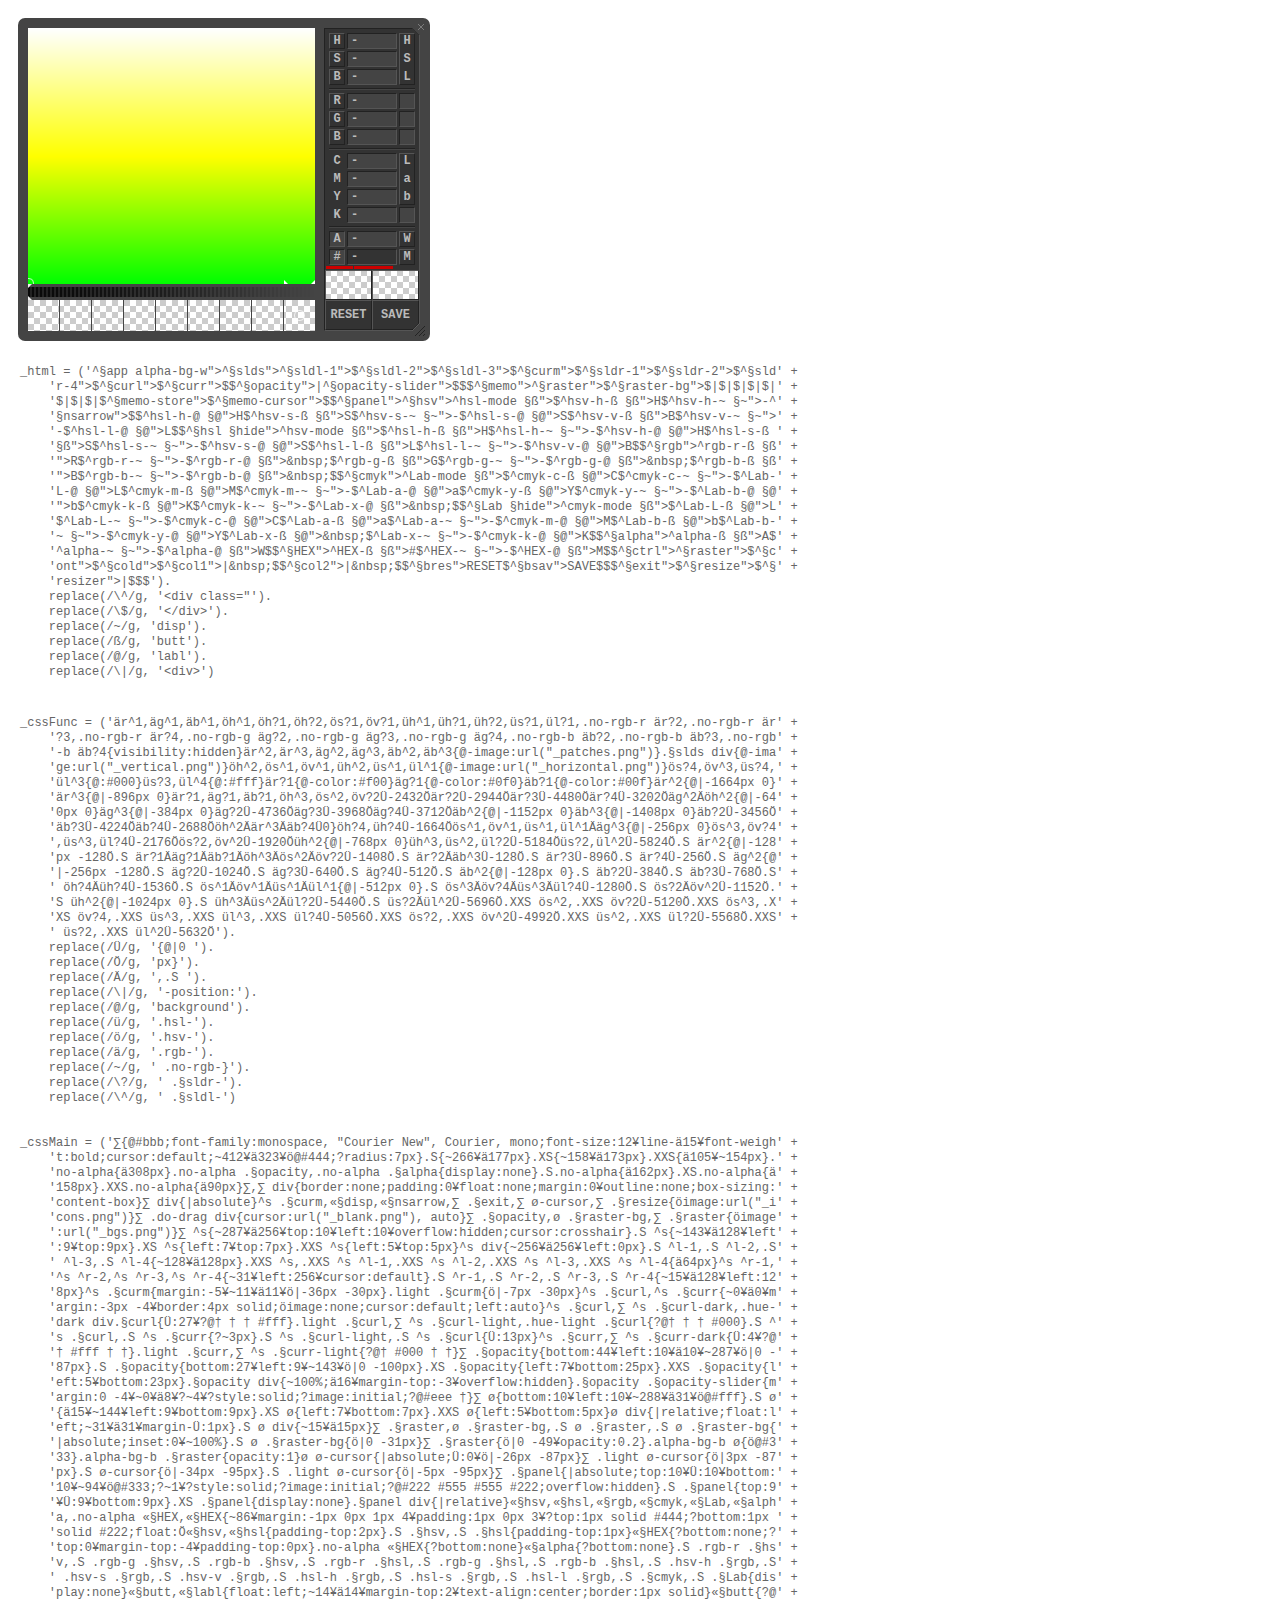
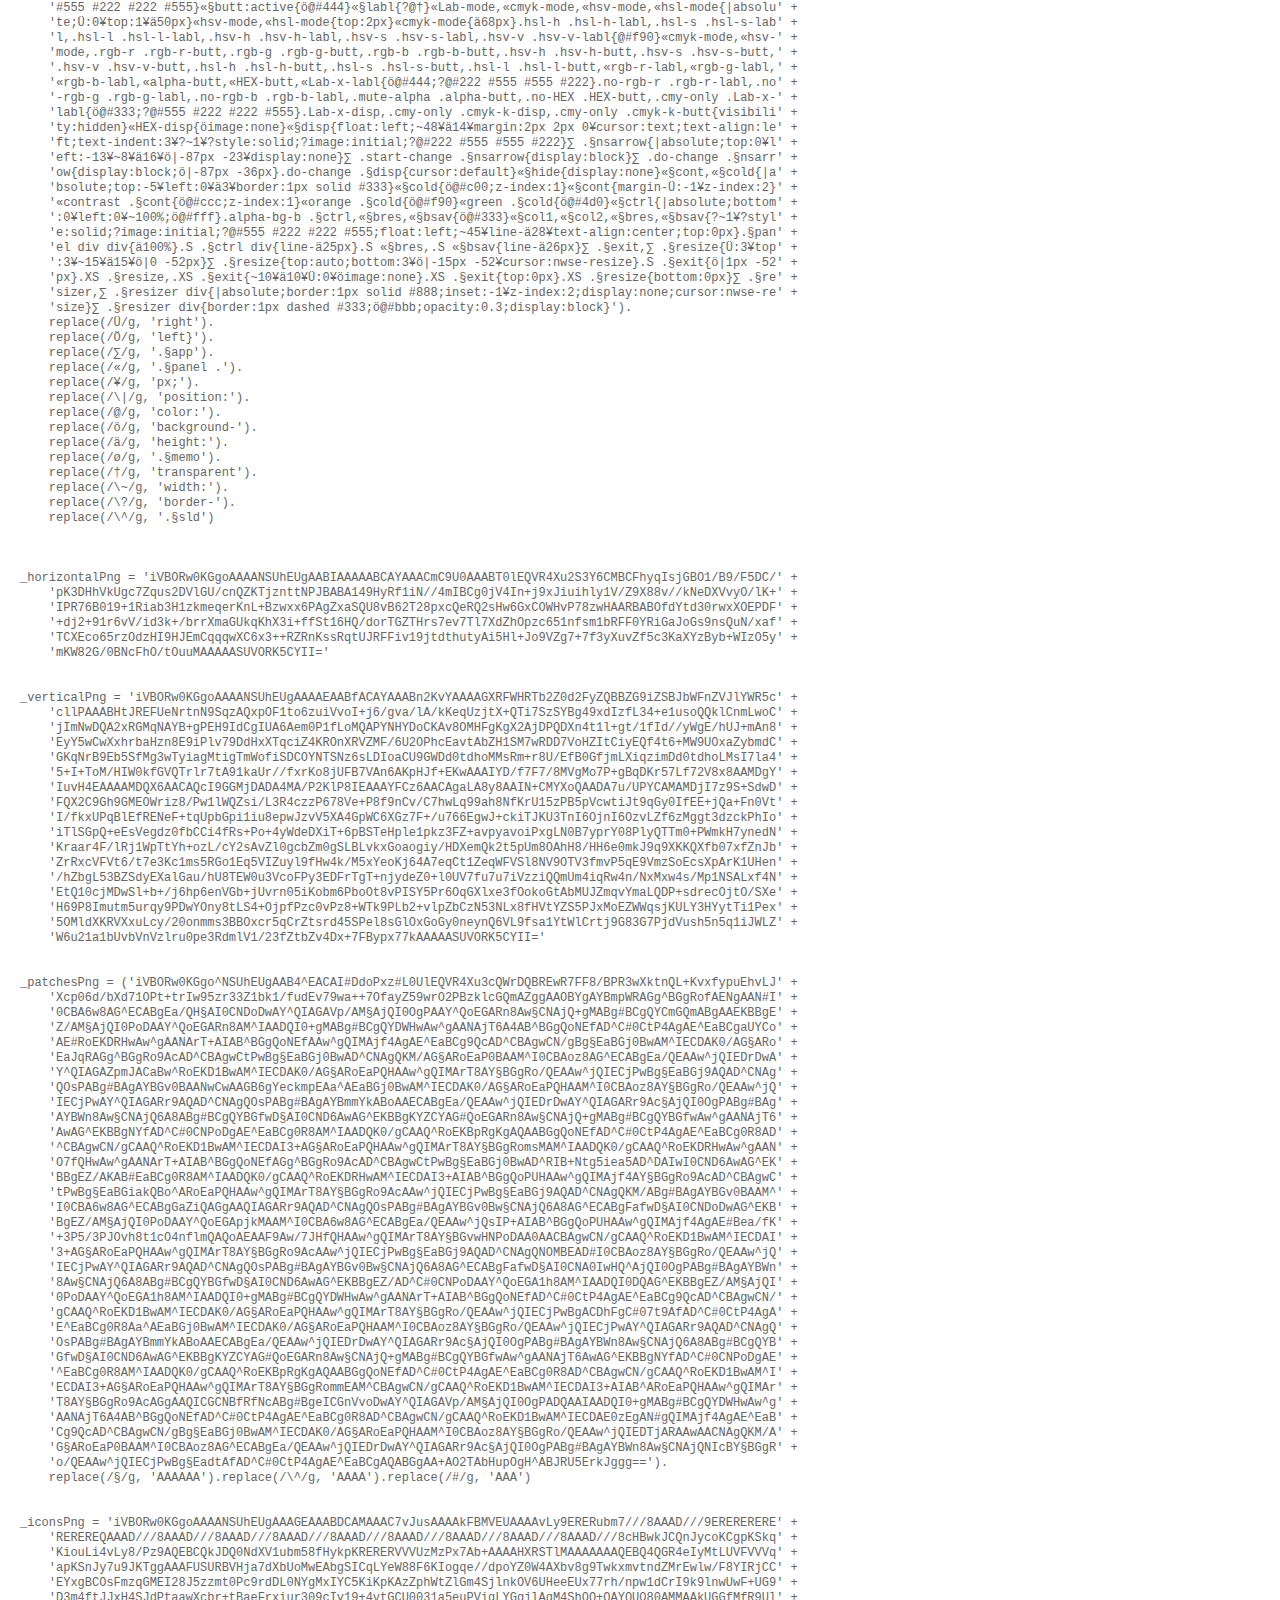
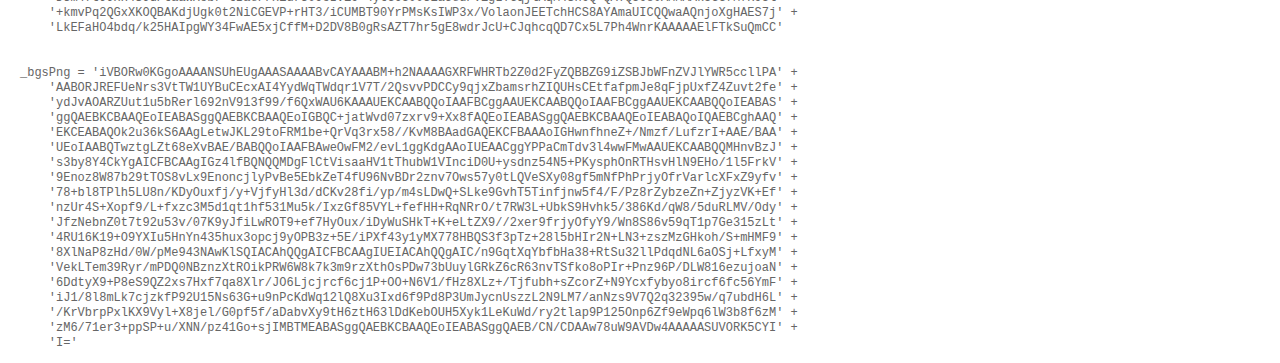
<file: public/js_admin/colorpicker/colorPicker-master/developer/colorPicker.html>
<!DOCTYPE html PUBLIC "-//W3C//DTD XHTML 1.0 Transitional//EN" "http://www.w3.org/TR/xhtml1/DTD/xhtml1-transitional.dtd">
<html xmlns="http://www.w3.org/1999/xhtml">

<head>
<meta http-equiv="Content-Type" content="text/html; charset=UTF-8" />
<link href="colorPicker.css" rel="stylesheet" type="text/css">
<link href="colorPicker.sys.css" rel="stylesheet" type="text/css">
<style type="text/css">
	#displayHTML, #displayCSS {
		clear: both;
		padding: 2em 1em 0;
		color: #666;
		font-family: Courier,mono; /* "Courier New", */
		font-size: 12px;
		line-height: 15px;
	}
	pre {
		-moz-tab-size: 4;
		-o-tab-size: 4;
		-webkit-tab-size: 4;
		-ms-tab-size: 4;
		tab-size: 4;
	}
	.cp-app {
		position: relative;
		float: left;
		margin: 10px 0 0 10px;
	}
	.cp-app .cp-curm {
		top: 255px;
		left: 0;
	}
	.cp-app .cp-curl,
	.cp-app .cp-curr {
		top: 255px;
	}
	.cp-panel .cp-cold {
		width: 71%;
	}
	.cp-panel .cp-cont {
		width: 29%;
		z-index: 2;
	}


</style>
<title>colorPicker markup</title>
</head>

<body>
<div class="cp-app alpha-bg-w">
	<div class="cp-slds">
		<div class="cp-sldl-1"></div>
		<div class="cp-sldl-2"></div>
		<div class="cp-sldl-3"></div>
		<div class="cp-curm"></div>
		<div class="cp-sldr-1"></div>
		<div class="cp-sldr-2"></div>
		<div class="cp-sldr-4"></div>
		<div class="cp-curl"></div>
		<div class="cp-curr"></div>
	</div>
	<div class="cp-opacity">
		<div>
			<div class="cp-opacity-slider"></div>
		</div>
	</div>
	<div class="cp-memo">
		<div class="cp-raster"></div>
		<div class="cp-raster-bg"></div>
		<div></div>
		<div></div>
		<div></div>
		<div></div>
		<div></div>
		<div></div>
		<div></div>
		<div></div>
		<div class="cp-memo-store"></div>
		<div class="cp-memo-cursor"></div>
	</div>
	<div class="cp-panel">
		<div class="cp-hsv">
			<div class="hsl-mode cp-butt"></div>
			<div class="hsv-h-butt cp-butt">H</div>
			<div class="hsv-h-disp cp-disp">-<div class="cp-nsarrow"></div></div>
			<div class="hsl-h-labl cp-labl">H</div>
			<div class="hsv-s-butt cp-butt">S</div>
			<div class="hsv-s-disp cp-disp">-</div>
			<div class="hsl-s-labl cp-labl">S</div>
			<div class="hsv-v-butt cp-butt">B</div>
			<div class="hsv-v-disp cp-disp">-</div>
			<div class="hsl-l-labl cp-labl">L</div>
		</div>
		<div class="cp-hsl cp-hide">
			<div class="hsv-mode cp-butt"></div>
			<div class="hsl-h-butt cp-butt">H</div>
			<div class="hsl-h-disp cp-disp">-</div>
			<div class="hsv-h-labl cp-labl">H</div>
			<div class="hsl-s-butt cp-butt">S</div>
			<div class="hsl-s-disp cp-disp">-</div>
			<div class="hsv-s-labl cp-labl">S</div>
			<div class="hsl-l-butt cp-butt">L</div>
			<div class="hsl-l-disp cp-disp">-</div>
			<div class="hsv-v-labl cp-labl">B</div>
		</div>
		<div class="cp-rgb">
			<div class="rgb-r-butt cp-butt">R</div>
			<div class="rgb-r-disp cp-disp">-</div>
			<div class="rgb-r-labl cp-butt">&nbsp;</div>
			<div class="rgb-g-butt cp-butt">G</div>
			<div class="rgb-g-disp cp-disp">-</div>
			<div class="rgb-g-labl cp-butt">&nbsp;</div>
			<div class="rgb-b-butt cp-butt">B</div>
			<div class="rgb-b-disp cp-disp">-</div>
			<div class="rgb-b-labl cp-butt">&nbsp;</div>
		</div>
		<div class="cp-cmyk">
			<div class="Lab-mode cp-butt"></div>
			<div class="cmyk-c-butt cp-labl">C</div>
			<div class="cmyk-c-disp cp-disp">-</div>
			<div class="Lab-L-labl cp-labl">L</div>
			<div class="cmyk-m-butt cp-labl">M</div>
			<div class="cmyk-m-disp cp-disp">-</div>
			<div class="Lab-a-labl cp-labl">a</div>
			<div class="cmyk-y-butt cp-labl">Y</div>
			<div class="cmyk-y-disp cp-disp">-</div>
			<div class="Lab-b-labl cp-labl">b</div>
			<div class="cmyk-k-butt cp-labl">K</div>
			<div class="cmyk-k-disp cp-disp">-</div>
			<div class="Lab-x-labl cp-butt">&nbsp;</div>
		</div>
		<div class="cp-Lab cp-hide">
			<div class="cmyk-mode cp-butt"></div>
			<div class="Lab-L-butt cp-labl">L</div>
			<div class="Lab-L-disp cp-disp">-</div>
			<div class="cmyk-c-labl cp-labl">C</div>
			<div class="Lab-a-butt cp-labl">a</div>
			<div class="Lab-a-disp cp-disp">-</div>
			<div class="cmyk-m-labl cp-labl">M</div>
			<div class="Lab-b-butt cp-labl">b</div>
			<div class="Lab-b-disp cp-disp">-</div>
			<div class="cmyk-y-labl cp-labl">Y</div>
			<div class="Lab-x-butt cp-labl">&nbsp;</div>
			<div class="Lab-x-disp cp-disp">-</div>
			<div class="cmyk-k-labl cp-labl">K</div>
		</div>
		<div class="cp-alpha">
			<div class="alpha-butt cp-butt">A</div>
			<div class="alpha-disp cp-disp">-</div>
			<div class="alpha-labl cp-butt">W</div>
		</div>
		<div class="cp-HEX">
			<div class="HEX-butt cp-butt">#</div>
			<div class="HEX-disp cp-disp">-</div>
			<div class="HEX-labl cp-butt">M</div>
		</div>
		<div class="cp-ctrl">
			<div class="cp-raster"></div>
			<div class="cp-cont"></div>
			<div class="cp-cold"></div>
			<div class="cp-col1">
				<div>&nbsp;</div>
			</div>
			<div class="cp-col2">
				<div>&nbsp;</div>
			</div>
			<div class="cp-bres">RESET</div>
			<div class="cp-bsav">SAVE</div>
		</div>
	</div>
	<div class="cp-exit"></div>
	<div class="cp-resize"></div>
	<div class="cp-resizer"><div></div></div>
</div>



<pre id="displayHTML">&nbsp;</pre>
<pre id="displayCSS">&nbsp;</pre>

<script type="text/javascript" src="colorPicker.dev.js"></script>

<script type="text/javascript" src="../colors.js"></script>
<script type="text/javascript" src="../colorPicker.js"></script>
<script type="text/javascript">
	// var myDevMode = new ColorPicker({
	// 	devPicker: document.getElementsByClassName('cp-app')[0],
	// 	instanceName: 'myDevMode'
	// });
</script>

</body>
</html>
</file>
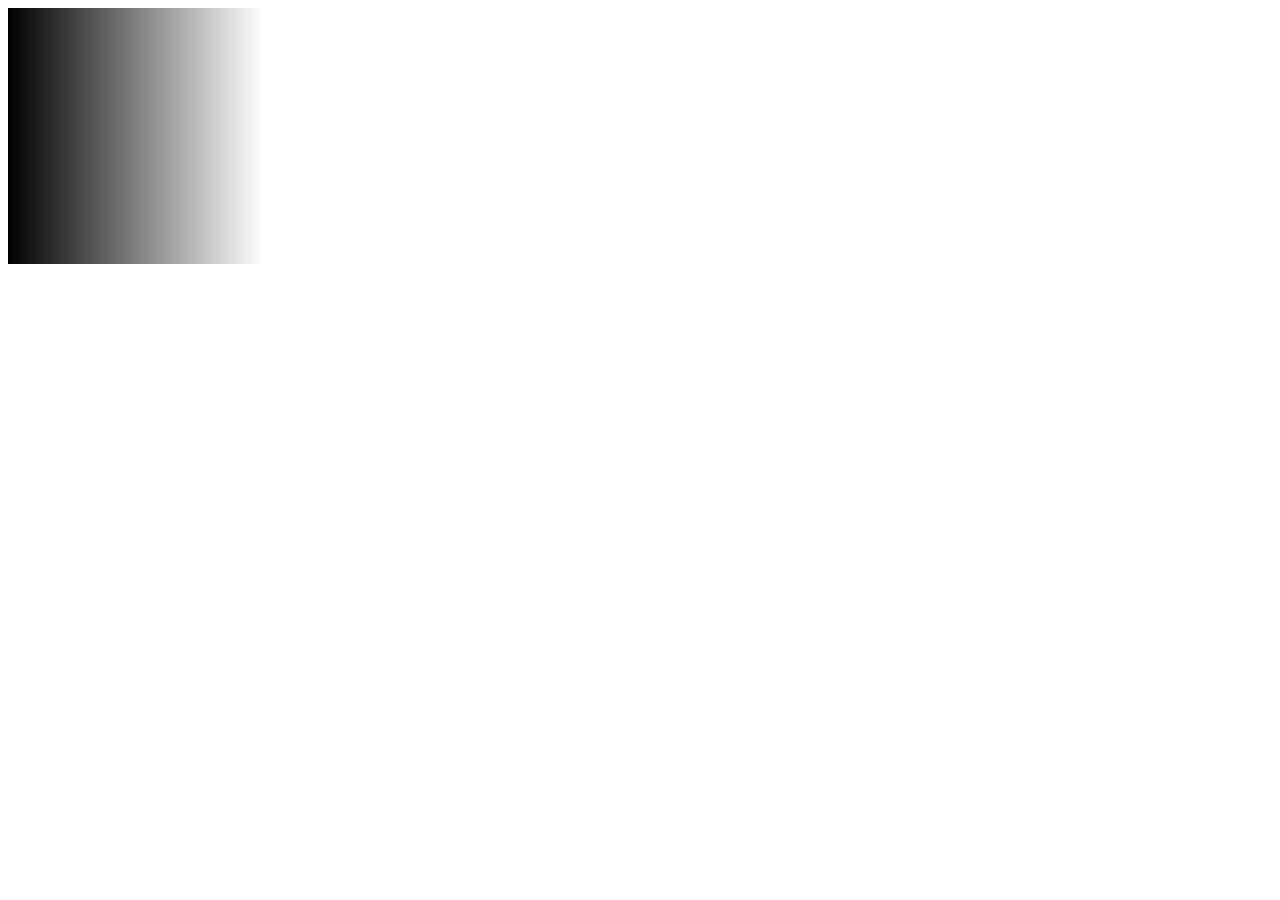
<file: public/js_admin/colorpicker/colorPicker-master/developer/fusion.html>
<!DOCTYPE html>
<html>
<head>
<meta http-equiv="Content-Type" content="text/html; charset=UTF-8" />
<title>fusion technologie</title>
</head>

<body>

	<div id="myImage" style="width: 256px; height: 256px;"></img>

<script type="text/javascript">
(function() {
	'use strict';

	var myImage = document.getElementById('myImage'),
		width = 256,
		height = 1,
		x = 0, count = 0,

		canvas = document.createElement('canvas'),
		ctx = canvas.getContext('2d'),
		imageData = ctx.createImageData(width, height),
		data = imageData.data,
		base64TXT = '';

	canvas.width  = width;
	canvas.height = height;

	for (x = 0; x < 255; x++) {
		count = 0;
		data[(x * 4) + count++] = 0;
		data[(x * 4) + count++] = 0;
		data[(x * 4) + count++] = 0;
		data[(x * 4) + count++] = 255 - x;
	}

	ctx.putImageData(imageData, 0, 0);
	base64TXT = canvas.toDataURL("image/png");

	console.log('horiontal:' + base64TXT.length);

	myImage.style.backgroundImage = 'url(' + base64TXT + ')';

})(window);
</script>
</body>
</html>
</file>
<file: public/js_admin/colorpicker/css/colorpicker.css>
.colorpicker {
	width: 356px;
	height: 176px;
	overflow: hidden;
	position: absolute;
	background: url(../images/colorpicker_background.png);
	font-family: Arial, Helvetica, sans-serif;
	display: none;
}
.colorpicker_color {
	width: 150px;
	height: 150px;
	left: 14px;
	top: 13px;
	position: absolute;
	background: #f00;
	overflow: hidden;
	cursor: crosshair;
}
.colorpicker_color div {
	position: absolute;
	top: 0;
	left: 0;
	width: 150px;
	height: 150px;
	background: url(../images/colorpicker_overlay.png);
}
.colorpicker_color div div {
	position: absolute;
	top: 0;
	left: 0;
	width: 11px;
	height: 11px;
	overflow: hidden;
	background: url(../images/colorpicker_select.gif);
	margin: -5px 0 0 -5px;
}
.colorpicker_hue {
	position: absolute;
	top: 13px;
	left: 171px;
	width: 35px;
	height: 150px;
	cursor: n-resize;
}
.colorpicker_hue div {
	position: absolute;
	width: 35px;
	height: 9px;
	overflow: hidden;
	background: url(../images/colorpicker_indic.gif) left top;
	margin: -4px 0 0 0;
	left: 0px;
}
.colorpicker_new_color {
	position: absolute;
	width: 60px;
	height: 30px;
	left: 213px;
	top: 13px;
	background: #f00;
}
.colorpicker_current_color {
	position: absolute;
	width: 60px;
	height: 30px;
	left: 283px;
	top: 13px;
	background: #f00;
}
.colorpicker input {
	background-color: transparent;
	border: 1px solid transparent;
	position: absolute;
	font-size: 10px;
	font-family: Arial, Helvetica, sans-serif;
	color: #898989;
	top: 4px;
	right: 11px;
	text-align: right;
	margin: 0;
	padding: 0;
	height: 11px;
}
.colorpicker_hex {
	position: absolute;
	width: 72px;
	height: 22px;
	background: url(../images/colorpicker_hex.png) top;
	left: 212px;
	top: 142px;
}
.colorpicker_hex input {
	right: 6px;
}
.colorpicker_field {
	height: 22px;
	width: 62px;
	background-position: top;
	position: absolute;
}
.colorpicker_field span {
	position: absolute;
	width: 12px;
	height: 22px;
	overflow: hidden;
	top: 0;
	right: 0;
	cursor: n-resize;
}
.colorpicker_rgb_r {
	background-image: url(../images/colorpicker_rgb_r.png);
	top: 52px;
	left: 212px;
}
.colorpicker_rgb_g {
	background-image: url(../images/colorpicker_rgb_g.png);
	top: 82px;
	left: 212px;
}
.colorpicker_rgb_b {
	background-image: url(../images/colorpicker_rgb_b.png);
	top: 112px;
	left: 212px;
}
.colorpicker_hsb_h {
	background-image: url(../images/colorpicker_hsb_h.png);
	top: 52px;
	left: 282px;
}
.colorpicker_hsb_s {
	background-image: url(../images/colorpicker_hsb_s.png);
	top: 82px;
	left: 282px;
}
.colorpicker_hsb_b {
	background-image: url(../images/colorpicker_hsb_b.png);
	top: 112px;
	left: 282px;
}
.colorpicker_submit {
	position: absolute;
	width: 22px;
	height: 22px;
	background: url(../images/colorpicker_submit.png) top;
	left: 322px;
	top: 142px;
	overflow: hidden;
}
.colorpicker_focus {
	background-position: center;
}
.colorpicker_hex.colorpicker_focus {
	background-position: bottom;
}
.colorpicker_submit.colorpicker_focus {
	background-position: bottom;
}
.colorpicker_slider {
	background-position: bottom;
}
</file>
<file: public/js_admin/colorpicker/css/layout.css>
body,div,dl,dt,dd,ul,ol,li,h1,h2,h3,h4,h5,h6,pre,form,fieldset,input,textarea,p,blockquote,th,td { 
	margin:0;
	padding:0;
}
table {
	border-collapse:collapse;
	border-spacing:0;
}
fieldset,img { 
	border:0;
}
address,caption,cite,code,dfn,em,strong,th,var {
	font-style:normal;
	font-weight:normal;
}
ol,ul {
	list-style:none;
}
caption,th {
	text-align:left;
}
h1,h2,h3,h4,h5,h6 {
	font-size:100%;
	font-weight:normal;
}
q:before,q:after {
	content:'';
}
abbr,acronym { border:0;
}
html, body {
	background-color: #fff;
	font-family: Arial, Helvetica, sans-serif;
	font-size: 12px;
	line-height: 18px;
	color: #52697E;
}
body {
	text-align: center;
	overflow: auto;
}
.wrapper {
	width: 700px;
	margin: 0 auto;
	text-align: left;
}
h1 {
	font-size: 21px;
	height: 47px;
	line-height: 47px;
	text-transform: uppercase;
}
.navigationTabs {
	height: 23px;
	line-height: 23px;
	border-bottom: 1px solid #ccc;
}
.navigationTabs li {
	float: left;
	height: 23px;
	line-height: 23px;
	padding-right: 3px;
}
.navigationTabs li a{
	float: left;
	dispaly: block;
	height: 23px;
	line-height: 23px;
	padding: 0 10px;
	overflow: hidden;
	color: #52697E;
	background-color: #eee;
	position: relative;
	text-decoration: none;
}
.navigationTabs li a:hover {
	background-color: #f0f0f0;
}
.navigationTabs li a.active {
	background-color: #fff;
	border: 1px solid #ccc;
	border-bottom: 0px solid;
}
.tabsContent {
	border: 1px solid #ccc;
	border-top: 0px solid;
	width: 698px;
	overflow: hidden;
}
.tab {
	padding: 16px;
	display: none;
}
.tab h2 {
	font-weight: bold;
	font-size: 16px;
}
.tab h3 {
	font-weight: bold;
	font-size: 14px;
	margin-top: 20px;
}
.tab p {
	margin-top: 16px;
	clear: both;
}
.tab ul {
	margin-top: 16px;
	list-style: disc;
}
.tab li {
	margin: 10px 0 0 35px;
}
.tab a {
	color: #8FB0CF;
}
.tab strong {
	font-weight: bold;
}
.tab pre {
	font-size: 11px;
	margin-top: 20px;
	width: 668px;
	overflow: auto;
	clear: both;
}
.tab table {
	width: 100%;
}
.tab table td {
	padding: 6px 10px 6px 0;
	vertical-align: top;
}
.tab dt {
	margin-top: 16px;
}

#colorSelector {
	position: relative;
	width: 36px;
	height: 36px;
	background: url(../images/select.png);
}
#colorSelector div {
	position: absolute;
	top: 3px;
	left: 3px;
	width: 30px;
	height: 30px;
	background: url(../images/select.png) center;
}
#colorSelector2 {
	position: absolute;
	top: 0;
	left: 0;
	width: 36px;
	height: 36px;
	background: url(../images/select2.png);
}
#colorSelector2 div {
	position: absolute;
	top: 4px;
	left: 4px;
	width: 28px;
	height: 28px;
	background: url(../images/select2.png) center;
}
#colorpickerHolder2 {
	top: 32px;
	left: 0;
	width: 356px;
	height: 0;
	overflow: hidden;
	position: absolute;
}
#colorpickerHolder2 .colorpicker {
	background-image: url(../images/custom_background.png);
	position: absolute;
	bottom: 0;
	left: 0;
}
#colorpickerHolder2 .colorpicker_hue div {
	background-image: url(../images/custom_indic.gif);
}
#colorpickerHolder2 .colorpicker_hex {
	background-image: url(../images/custom_hex.png);
}
#colorpickerHolder2 .colorpicker_rgb_r {
	background-image: url(../images/custom_rgb_r.png);
}
#colorpickerHolder2 .colorpicker_rgb_g {
	background-image: url(../images/custom_rgb_g.png);
}
#colorpickerHolder2 .colorpicker_rgb_b {
	background-image: url(../images/custom_rgb_b.png);
}
#colorpickerHolder2 .colorpicker_hsb_s {
	background-image: url(../images/custom_hsb_s.png);
	display: none;
}
#colorpickerHolder2 .colorpicker_hsb_h {
	background-image: url(../images/custom_hsb_h.png);
	display: none;
}
#colorpickerHolder2 .colorpicker_hsb_b {
	background-image: url(../images/custom_hsb_b.png);
	display: none;
}
#colorpickerHolder2 .colorpicker_submit {
	background-image: url(../images/custom_submit.png);
}
#colorpickerHolder2 .colorpicker input {
	color: #778398;
}
#customWidget {
	position: relative;
	height: 36px;
}
</file>
<file: public/js_admin/colorpicker/bootstrap-colorpicker-master/src/css/docs.css>
.container {
  background: #fff;
}

h4 ~ p {
  padding-left: 20px;
}

.inl-bl {
  display: inline-block;
}

.well .markup-heading {

}

.well .markup {
  background: #fff;
  color: #777;
  position: relative;
  padding: 45px 15px 15px;
  margin: 15px 0 0 0;
  border-radius: 0 0 4px 4px;
  box-shadow: none;
}

.well .markup::after {
  content: "Example";
  position: absolute;
  top: 15px;
  left: 15px;
  font-size: 12px;
  font-weight: bold;
  color: #bbb;
  text-transform: uppercase;
  letter-spacing: 1px;
}
</file>
<file: public/js_admin/colorpicker/colorPicker-master/developer/colorPicker.sys.css>
.rgb-r .cp-sldl-1,
.rgb-g .cp-sldl-1,
.rgb-b .cp-sldl-1,
.hsv-h .cp-sldl-1, .hsv-h .cp-sldr-1, .hsv-h .cp-sldr-2,
.hsv-s .cp-sldr-1,
.hsv-v .cp-sldr-1,
.hsl-h .cp-sldl-1, .hsl-h .cp-sldr-1, .hsl-h .cp-sldr-2,
.hsl-s .cp-sldr-1,
.hsl-l .cp-sldr-1,
.no-rgb-r .rgb-r .cp-sldr-2, .no-rgb-r .rgb-r .cp-sldr-3, .no-rgb-r .rgb-r .cp-sldr-4,
.no-rgb-g .rgb-g .cp-sldr-2, .no-rgb-g .rgb-g .cp-sldr-3, .no-rgb-g .rgb-g .cp-sldr-4,
.no-rgb-b .rgb-b .cp-sldr-2, .no-rgb-b .rgb-b .cp-sldr-3, .no-rgb-b .rgb-b .cp-sldr-4 {
	visibility: hidden;
}
.rgb-r .cp-sldl-2, .rgb-r .cp-sldl-3,
.rgb-g .cp-sldl-2, .rgb-g .cp-sldl-3,
.rgb-b .cp-sldl-2, .rgb-b .cp-sldl-3 {
	background-image: url(_patches.png);
}
.cp-slds div {
	background-image: url(_vertical.png);
}
.hsv-h .cp-sldl-2, .hsv-s .cp-sldl-1, .hsv-v .cp-sldl-1,
.hsl-h .cp-sldl-2, .hsl-s .cp-sldl-1, .hsl-l .cp-sldl-1 {
	background-image: url(_horizontal.png);
}
.hsv-s .cp-sldr-4, .hsv-v .cp-sldl-3, .hsl-s .cp-sldr-4, .hsl-l .cp-sldl-3 {
	background: #000;
}
.hsl-s .cp-sldr-3, .hsl-l .cp-sldl-4 {
	background: #FFF;
}

.rgb-r .cp-sldr-1 {background-color: #F00;}
.rgb-g .cp-sldr-1 {background-color: #0F0;}
.rgb-b .cp-sldr-1 {background-color: #00F;}
/* ---- RGB R ---- */
.rgb-r .cp-sldl-2 {background-position: -1664px 0px;}
.rgb-r .cp-sldl-3 {background-position: -896px 0px;}
.rgb-r .cp-sldr-1 {background-position: 0px -2432px;}
.rgb-r .cp-sldr-2 {background-position: 0px -2944px;}
.rgb-r .cp-sldr-3 {background-position: 0px -4480px;}
.rgb-r .cp-sldr-4 {background-position: 0px -3202px;}
/* ---- RGB G ---- */
.rgb-g .cp-sldl-2 {background-position: -640px 0px;}
.rgb-g .cp-sldl-3 {background-position: -384px 0px;}
.rgb-g .cp-sldr-1 {background-position: 0px -2432px;}
.rgb-g .cp-sldr-2 {background-position: 0px -4736px;}
.rgb-g .cp-sldr-3 {background-position: 0px -3968px;}
.rgb-g .cp-sldr-4 {background-position: 0px -3712px;}
/* ---- RGB B ---- */
.rgb-b .cp-sldl-2 {background-position: -1152px 0px;}
.rgb-b .cp-sldl-3 {background-position: -1408px 0px;}
.rgb-b .cp-sldr-1 {background-position: 0px -2432px;}
.rgb-b .cp-sldr-2 {background-position: 0px -3456px;}
.rgb-b .cp-sldr-3 {background-position: 0px -4224px;}
.rgb-b .cp-sldr-4 {background-position: 0px -2688px;}
/* ---- HSV H ---- */
.hsv-h .cp-sldl-2 {background-position: 0px 0px;}
.hsv-h .cp-sldl-3 {background-position: 0px -2432px;}
.hsv-h .cp-sldr-4 {background-position: 0px -1664px;}
/* ---- HSV S ---- */
.hsv-s .cp-sldl-1 {background-position: -256px 0px;}
.hsv-s .cp-sldl-2 {background-position: 0px -2432px;}
.hsv-s .cp-sldl-3 {background-position: 0px -2176px;}
.hsv-s .cp-sldr-2 {background-position: 0px -1920px;}
/* ---- HSV B ---- */
.hsv-v .cp-sldl-1 {background-position: -256px 0px;}
.hsv-v .cp-sldl-2 {background-position: 0px -1920px;}
.hsv-v .cp-sldr-2 {background-position: 0px -2432px;}
.hsv-v .cp-sldr-4 {background-position: 0px -2176px;}
/* ---- HSL H ---- */
.hsl-h .cp-sldl-2 {background-position: -768px 0px;}
.hsl-h .cp-sldl-3 {background-position: 0px -5184px;}
.hsl-h .cp-sldr-4 {background-position: 0px -1664px;}
/* ---- HSL S ---- */
.hsl-s .cp-sldl-1 {background-position: -256px 0px;}
.hsl-s .cp-sldl-2 {background-position: 0px -5184px;}
.hsl-s .cp-sldl-3 {background-position: 0px -2176px;}
.hsl-s .cp-sldr-2 {background-position: 0px -5824px;}
/* ---- HSL L ---- */
.hsl-l .cp-sldl-1 {background-position: -256px 0px;}
.hsl-l .cp-sldl-2 {background-position: 0px -5824px;}
.hsl-l .cp-sldr-2 {background-position: 0px -5184px;}
.hsl-l .cp-sldr-4 {background-position: 0px -2176px;}
/* ---- RGB R ---- */
.S .rgb-r .cp-sldl-2 {background-position: -128px -128px;}
.S .rgb-r .cp-sldl-3 {background-position: 0px 0px;}
.S .rgb-r .cp-sldr-1 {background-position: 0px -1408px;}
.S .rgb-r .cp-sldr-2 {background-position: 0px -128px;}
.S .rgb-r .cp-sldr-3 {background-position: 0px -896px;}
.S .rgb-r .cp-sldr-4 {background-position: 0px -256px;}
/* ---- RGB G ---- */
.S .rgb-g .cp-sldl-2 {background-position: -256px -128px;}
.S .rgb-g .cp-sldl-3 {background-position: -256px 0px;}
.S .rgb-g .cp-sldr-1 {background-position: 0px -1408px;}
.S .rgb-g .cp-sldr-2 {background-position: 0px -1024px;}
.S .rgb-g .cp-sldr-3 {background-position: 0px -640px;}
.S .rgb-g .cp-sldr-4 {background-position: 0px -512px;}
/* ---- RGB B ---- */
.S .rgb-b .cp-sldl-2 {background-position: -128px 0px;}
.S .rgb-b .cp-sldl-3 {background-position: 0px -128px;}
.S .rgb-b .cp-sldr-1 {background-position: 0px -1408px;}
.S .rgb-b .cp-sldr-2 {background-position: 0px -384px;}
.S .rgb-b .cp-sldr-3 {background-position: 0px -768px;}
.S .rgb-b .cp-sldr-4 {background-position: 0px 0px;}
/* ---- HSV H ---- */
.S .hsv-h .cp-sldl-2 {background-position: -640px 0px;}
.S .hsv-h .cp-sldl-3 {background-position: 0px -1408px;}
.S .hsv-h .cp-sldr-4 {background-position: 0px -1536px;}
/* ---- HSV S ---- */
.S .hsv-s .cp-sldl-1 {background-position: -512px 0px;}
.S .hsv-s .cp-sldl-2 {background-position: 0px -1408px;}
.S .hsv-s .cp-sldl-3 {background-position: 0px -1280px;}
.S .hsv-s .cp-sldr-2 {background-position: 0px -1152px;}
/* ---- HSV B ---- */
.S .hsv-v .cp-sldl-1 {background-position: -512px 0px;}
.S .hsv-v .cp-sldl-2 {background-position: 0px -1152px;}
.S .hsv-v .cp-sldr-2 {background-position: 0px -1408px;}
.S .hsv-v .cp-sldr-4 {background-position: 0px -1280px;}
/* ---- HSL H ---- */
.S .hsl-h .cp-sldl-2 {background-position: -1024px 0px;}
.S .hsl-h .cp-sldl-3 {background-position: 0px -5440px;}
.S .hsl-h .cp-sldr-4 {background-position: 0px -1536px;}
/* ---- HSL S ---- */
.S .hsl-s .cp-sldl-1 {background-position: -512px 0px;}
.S .hsl-s .cp-sldl-2 {background-position: 0px -5440px;}
.S .hsl-s .cp-sldl-3 {background-position: 0px -1280px;}
.S .hsl-s .cp-sldr-2 {background-position: 0px -5696px;}
/* ---- HSL L ---- */
.S .hsl-l .cp-sldl-1 {background-position: -512px 0px;}
.S .hsl-l .cp-sldl-2 {background-position: 0px -5696px;}
.S .hsl-l .cp-sldr-2 {background-position: 0px -5440px;}
.S .hsl-l .cp-sldr-4 {background-position: 0px -1280px;}
/* ---- HSV S ---- */
.XXS .hsv-s .cp-sldl-2 {background-position: 0px -5120px;}
.XXS .hsv-s .cp-sldl-3 {background-position: 0px -5056px;}
.XXS .hsv-s .cp-sldr-2 {background-position: 0px -4992px;}
/* ---- HSV B ---- */
.XXS .hsv-v .cp-sldl-2 {background-position: 0px -4992px;}
.XXS .hsv-v .cp-sldr-2 {background-position: 0px -5120px;}
.XXS .hsv-v .cp-sldr-4 {background-position: 0px -5056px;}
/* ---- HSL S ---- */
.XXS .hsl-s .cp-sldl-2 {background-position: 0px -5568px;}
.XXS .hsl-s .cp-sldl-3 {background-position: 0px -5056px;}
.XXS .hsl-s .cp-sldr-2 {background-position: 0px -5632px;}
/* ---- HSL L ---- */
.XXS .hsl-l .cp-sldl-2 {background-position: 0px -5632px;}
.XXS .hsl-l .cp-sldl-3 {background-position: 0px -5056px;}
.XXS .hsl-l .cp-sldr-2 {background-position: 0px -5568px;}
.XXS .hsl-l .cp-sldr-4 {background-position: 0px -5056px;}
</file>
<file: public/js_admin/colorpicker/colorPicker-master/developer/colorPicker.css>
/* -------- main app -------- */

.cp-app {
	color: #bbb;
	font-family: monospace, "Courier New", Courier, mono; /* "Courier New", */
	font-size: 12px;
	line-height: 15px;
	font-weight: bold;
	cursor: default;

	width: 412px;
	height: 323px;
	background-color: #444;
	border-radius: 7px;
}
.S {
	width: 266px;
	height: 177px;
}
.XS {
	width: 158px;
	height: 173px;
}
.XXS {
	height: 105px;
	width: 154px;
}
.no-alpha {
	height: 308px;
}
.no-alpha .cp-opacity, .no-alpha .cp-alpha {
	display: none;
}
.S.no-alpha { /* IE6 */
	height: 162px;
}
.XS.no-alpha {
	height: 158px;
}
.XXS.no-alpha {
	height: 90px;
}


.cp-app,
.cp-app div { /* reset for all children */
	border: none;
	padding: 0;
	float: none;
	margin: 0;
	outline: none;
	/* to be IE <7 compatible */
	-moz-box-sizing: content-box;
	-webkit-box-sizing: content-box;
	-ms-box-sizing: content-box;
	box-sizing: content-box;
}
.cp-app div {
	position: absolute;
}

/* -------- images -------- */

.cp-slds .cp-curm,
.cp-panel .cp-disp,
.cp-panel .cp-nsarrow,
.cp-app .cp-exit,
.cp-app .cp-memo-cursor,
.cp-app .cp-resize {
	background-image: url(_icons.png);
}
.cp-app .do-drag div {
	cursor: url(_blank.png), auto;
}
.cp-app .cp-opacity,
.cp-memo .cp-raster-bg,
.cp-app .cp-raster {
	background-image: url(_bgs.png);
}

/* -------- left sliders -------- */

.cp-app .cp-slds {
	width: 287px;
	height: 256px;
	top: 10px;
	left: 10px;
	overflow: hidden;
	cursor: crosshair;
}
.S .cp-slds {
	width: 143px;
	height: 128px;
	left: 9px;
	top: 9px;
}
.XS .cp-slds {
	left: 7px;
	top: 7px;
}
.XXS .cp-slds {
	left: 5px;
	top: 5px;
}

/* .cp-slds .cp-sldl-1,
.cp-slds .cp-sldl-2,
.cp-slds .cp-sldl-3,
.cp-slds .cp-sldl-4 { */
.cp-slds div {
	width: 256px;
	height: 256px;
	left: 0;
}
.S .cp-sldl-1,
.S .cp-sldl-2,
.S .cp-sldl-3,
.S .cp-sldl-4 {
	width: 128px;
	height: 128px;
}
.XXS .cp-slds,
.XXS .cp-slds .cp-sldl-1,
.XXS .cp-slds .cp-sldl-2,
.XXS .cp-slds .cp-sldl-3,
.XXS .cp-slds .cp-sldl-4 {
	height: 64px;
}

/* -------- right sliders -------- */

.cp-slds .cp-sldr-1,
.cp-slds .cp-sldr-2,
.cp-slds .cp-sldr-3,
.cp-slds .cp-sldr-4 {
	width: 31px;
	/* height: 256px; */
	left: 256px;
	cursor: default;
}
.S .cp-sldr-1,
.S .cp-sldr-2,
.S .cp-sldr-3,
.S .cp-sldr-4 {
	width: 15px;
	height: 128px;
	left: 128px;
}

/* -------- Cursors -------- */

.cp-slds .cp-curm {
	margin: -5px;
	width: 11px;
	height: 11px;
	background-position: -36px -30px;
	/* cursor: crosshair; */
}
.light .cp-curm {
	background-position: -7px -30px;
}

.cp-slds .cp-curl,
.cp-slds .cp-curr {
	width: 0px;
	height: 0px;
	margin: -3px -4px;
	border: 4px solid;
	background-image: none;
	cursor: default;
	left: auto; /* due to .cp-slds div */
}

.cp-slds .cp-curl,
.cp-app .cp-slds .cp-curl-dark,
.hue-dark div.cp-curl {
	right: 27px;
	border-color: transparent transparent transparent #fff;
}
.light .cp-curl,
.cp-app .cp-slds .cp-curl-light,
.hue-light .cp-curl {
	border-color: transparent transparent transparent #000;
}
.S .cp-slds .cp-curl,
.S .cp-slds .cp-curr {
	border-width: 3px;
}
.S .cp-slds .cp-curl-light,
.S .cp-slds .cp-curl {
	right: 13px;
}

.cp-slds .cp-curr,
.cp-app .cp-slds .cp-curr-dark {
	right: 4px;
	border-color: transparent #fff transparent transparent;
}
.light .cp-curr,
.cp-app .cp-slds .cp-curr-light {
	border-color: transparent #000 transparent transparent;
}

/* -------- alpha bar -------- */

.cp-app .cp-opacity {
	bottom: 44px;
	left: 10px;
	height: 10px;
	width: 287px;
	background-position: 0 -87px;
}
.S .cp-opacity {
	bottom: 27px;
	left: 9px;
	width: 143px;
	background-position: 0 -100px;
}
.XS .cp-opacity {
	left: 7px;
	bottom: 25px;
}
.XXS .cp-opacity {
	left: 5px;
	bottom: 23px;
}
.cp-opacity div {
	width: 100%;
	height: 16px;
	margin-top: -3px;
	overflow: hidden;
}
.cp-opacity .cp-opacity-slider {
	margin: 0 -4px;
	width: 0px;
	height: 8px; /* IE7 */

	border: 4px solid #aaa;
	border-color: #eee transparent;
}

/* -------- color memory -------- */

.cp-app .cp-memo {
	bottom: 10px;
	left: 10px;
	width: 288px;
	height: 31px;
	background-color: #fff;
}
.S .cp-memo {
	height: 15px;
	width: 144px;
	left: 9px;
	bottom: 9px;
}
.XS .cp-memo {
	left: 7px;
	bottom: 7px;
}
.XXS .cp-memo {
	left: 5px;
	bottom: 5px;
}
.cp-memo div {
	position: relative;
	float: left;
	width: 31px;
	height: 31px;
	margin-right: 1px;
}
.S .cp-memo div {
	width: 15px;
	height: 15px;
}
.cp-app .cp-raster, /* also for .cp-ctrl section */
.cp-memo .cp-raster-bg,
.S .cp-memo .cp-raster,
.S .cp-memo .cp-raster-bg {
	position: absolute;
	top: 0;
	right: 0;
	bottom: 0;
	left: 0;
	width: 100%;
}
.S .cp-memo .cp-raster-bg {
	background-position: 0 -31px;
}
.cp-app .cp-raster {
	background-position: 0px -49px;
	-ms-filter: "progid:DXImageTransform.Microsoft.Alpha(Opacity=20)";
	filter: alpha(opacity=20);
	-moz-opacity: 0.2;
	-khtml-opacity: 0.2;
	opacity: 0.2;
}
.alpha-bg-b .cp-memo {
	background-color: #333;
}
.alpha-bg-b .cp-raster {
	-ms-filter: "progid:DXImageTransform.Microsoft.Alpha(Opacity=100)";
	filter: alpha(opacity=100);
	-moz-opacity: 1;
	-khtml-opacity: 1;
	opacity: 1;
}

.cp-memo .cp-memo-cursor {
	position: absolute;
	right: 0;
	background-position: -26px -87px;
}
.cp-app .light .cp-memo-cursor {
	background-position: 3px -87px;
}
.S .cp-memo-cursor {
	background-position: -34px -95px;
}
.S .light .cp-memo-cursor {
	background-position: -5px -95px;
}

/* -------- panel -------- */

.cp-app .cp-panel {
	position: absolute;
	top: 10px;
	right: 10px;
	bottom: 10px;
	width: 94px;
	background-color: #333;
	border: 1px solid;
	border-color: #222 #555 #555 #222;
	overflow: hidden;
}
.S .cp-panel {
	top: 9px;
	right: 9px;
	bottom: 9px;
}
.XS .cp-panel {
	display: none;
}

.cp-panel div {
	position: relative;
	/*overflow: visible;*/ /* especially for .cp-disp */
}

/* -------- panel sections -------- */

.cp-panel .cp-hsv, /* not very happy with this ... */
.cp-panel .cp-hsl,
.cp-panel .cp-rgb,
.cp-panel .cp-cmyk,
.cp-panel .cp-Lab,
.cp-panel .cp-alpha,
.no-alpha .cp-panel .cp-HEX,
.cp-panel .cp-HEX {
	width: 86px;
	margin: -1px 0 1px 4px;
	padding: 1px 0 3px;
	border-top: 1px solid #444;
	border-bottom: 1px solid #222;
	float: left;
}
.cp-panel .cp-hsv,
.cp-panel .cp-hsl {
	padding-top: 2px;
}
.S .cp-hsv,
.S .cp-hsl {
	padding-top: 1px;
}
.cp-panel .cp-HEX {
	border-bottom: none; /* 1px solid #333; */
	border-top: 0;
	margin-top: -4px;
	padding-top: 0;
}
.no-alpha .cp-panel .cp-HEX {
	border-bottom: none;
}

.cp-panel .cp-alpha {
	border-bottom: none;
}
.S .rgb-r .cp-hsv,
.S .rgb-g .cp-hsv,
.S .rgb-b .cp-hsv,
.S .rgb-r .cp-hsl,
.S .rgb-g .cp-hsl,
.S .rgb-b .cp-hsl,
.S .hsv-h .cp-rgb,
.S .hsv-s .cp-rgb,
.S .hsv-v .cp-rgb,
.S .hsl-h .cp-rgb,
.S .hsl-s .cp-rgb,
.S .hsl-l .cp-rgb,
.S .cp-cmyk,
.S .cp-Lab {
	display: none;
}

/* -------- panel sections' elements -------- */

.cp-panel .cp-butt,
.cp-panel .cp-labl {
	float: left;
	width: 16px; width: 14px; /* IE 7 */
	height: 16px; height: 14px; /* IE 7 */
	margin-top: 2px;
	text-align: center;
	border: 1px solid;
}
.cp-panel .cp-butt {
	border-color: #555 #222 #222 #555;
}
.cp-panel .cp-butt:active {
	background-color: #444;
}
.cp-panel .cp-labl {
	border-color: transparent;
}
.cp-panel .Lab-mode,
.cp-panel .cmyk-mode,
.cp-panel .hsv-mode,
.cp-panel .hsl-mode {
	position: absolute;
	right: 0;
	top: 1px; /* IE 7 */
	height: 50px;
}
.cp-panel .hsv-mode,
.cp-panel .hsl-mode {
	top: 2px; /* IE 7 */
}
.cp-panel .cmyk-mode {
	height: 68px;
}
.hsl-h .hsl-h-labl,
.hsl-s .hsl-s-labl,
.hsl-l .hsl-l-labl,
.hsv-h .hsv-h-labl,
.hsv-s .hsv-s-labl,
.hsv-v .hsv-v-labl {
	color: #FF9900;
}

.cp-panel .cmyk-mode,
.cp-panel .hsv-mode,

.rgb-r .rgb-r-butt, .rgb-g .rgb-g-butt, .rgb-b .rgb-b-butt,
.hsv-h .hsv-h-butt, .hsv-s .hsv-s-butt, .hsv-v .hsv-v-butt,
.hsl-h .hsl-h-butt, .hsl-s .hsl-s-butt, .hsl-l .hsl-l-butt,

.cp-panel .rgb-r-labl,
.cp-panel .rgb-g-labl,
.cp-panel .rgb-b-labl,

.cp-panel .alpha-butt,
.cp-panel .HEX-butt,
.cp-panel .Lab-x-labl/*,
.cp-panel .alpha-labl*/ { /* ON */
	background-color: #444;
	border-color: #222 #555 #555 #222;
}

.no-rgb-r .rgb-r-labl,
.no-rgb-g .rgb-g-labl,
.no-rgb-b .rgb-b-labl,

.mute-alpha .alpha-butt,
.no-HEX .HEX-butt,
.cmy-only .Lab-x-labl/*,
.alpha-bg .alpha-labl*/ { /* OFF */
	background-color: #333;
	border-color: #555 #222 #222 #555;
}

.Lab-x-disp,
.cmy-only .cmyk-k-disp,
.cmy-only .cmyk-k-butt {
	visibility: hidden;
}
.cp-panel .HEX-disp {
	background-image: none;
}

.cp-panel .cp-disp {
	float: left;
	width: 50px; width: 48px; /* IE 7 */
	height: 16px; height: 14px; /* IE 7 */
	margin: 2px 2px 0;
	cursor: text;
	text-align: left;
	text-indent: 3px;
	border: 1px solid;
	border-color: #222 #555 #555 #222;
}
.cp-app .cp-nsarrow {
	position: absolute;
	top: 0;
	left: -13px;
	width: 8px;
	height: 16px;
	background-position: -87px -23px;
	display: none;
}
.cp-app .start-change .cp-nsarrow {
	display: block;
}
.cp-app .do-change .cp-nsarrow {
	display: block;
	background-position: -87px -36px;
}
.do-change .cp-disp {
	cursor: default;
}

.cp-panel .cp-hide {
	display: none;
}

/* -------- controller color/contrast bars -------- */

.cp-panel .cp-cont,
.cp-panel .cp-cold {
	position: absolute;
	top: -5px;
	left: 0; /* IE7 */
	height: 5px; height: 3px; /* IE7 */
	border: 1px solid #333;
}
.cp-panel .cp-cold {
	background-color: #c00;
	z-index: 1;
}
.cp-panel .cp-cont {
	margin-right: -1px;
	z-index: 2;
}
.cp-panel .contrast .cp-cont {
	background-color: #ccc;
	z-index: 1;
}
.cp-panel .orange .cp-cold {
	background-color: #FF9900;
}
.cp-panel .green .cp-cold {
	background-color: #44DD00;
}

/* -------- controller buttons -------- */

.cp-panel .cp-ctrl {
	position: absolute;
	bottom: 0;
	left: 0;
	width: 100%; /* IE7 */
	/* overflow: visible; */
	background-color: #fff;
}

.alpha-bg-b .cp-ctrl,
.cp-panel .cp-bres,
.cp-panel .cp-bsav {
	background-color: #333;
}

.cp-panel .cp-col1,
.cp-panel .cp-col2,
.cp-panel .cp-bres,
.cp-panel .cp-bsav {
	border: 1px solid;
	border-color: #555 #222 #222 #555;
	float: left;
	width: 47px; width: 45px; /* IE7 */
	line-height: 28px;
	text-align: center;
	top: 0;
}
.cp-panel div div {
	height: 100%; /* IE7 */
}
.S .cp-ctrl div {
	line-height: 25px;
}
.S .cp-panel .cp-bres,
.S .cp-panel .cp-bsav {
	line-height: 26px;
}

/* -------- app controls -------- */

.cp-app .cp-exit,
.cp-app .cp-resize {
	right: 3px;
	top: 3px;
	width: 15px;
	height: 15px;
	background-position: 0 -52px;
}
.cp-app .cp-resize {
	top: auto;
	bottom: 3px;
	background-position: -15px -52px;
	cursor: nwse-resize;
}

.S .cp-exit {
	background-position: 1px -52px;
}
.XS .cp-resize,
.XS .cp-exit {
	width: 10px;
	height: 10px;
	right: 0;
	background-image: none;
}
.XS .cp-exit {
	top: 0;
}
.XS .cp-resize {
	bottom: 0;
}

.cp-app .cp-resizer,
.cp-app .cp-resizer div {
	position: absolute;
	border: 1px solid #888;
	top: -1px;
	right: -1px;
	bottom: -1px;
	left: -1px;
	z-index: 2; /* overwrites: .cp-panel .cp-cont, .cp-panel .cp-cold */
	display: none;
	cursor: nwse-resize;
}
.cp-app .cp-resizer div {
	border: 1px dashed #333;
	background-color: #bbb;
	-ms-filter: "progid:DXImageTransform.Microsoft.Alpha(Opacity=30)";
	filter: alpha(opacity=30);
	-moz-opacity: 0.3;
	-khtml-opacity: 0.3;
	opacity: 0.30;
	display: block;
}
</file>
<file: public/js_admin/colorpicker/colorPicker-master/index.css>
body{
	background-color: #222;
	background: url([data-uri]);
}
a {
	color: #aaaaaa;
}
.cp-app {
	position: relative;
	float: left;
	margin: 10px 0 0 10px;
}

#testPatch {
	position: absolute;
	right: 20px;
	top: 20px;
	width: 100px;
	height: 48px;
	text-align: center;
	line-height: 48px;
	font-family: Courier,mono;
	border: 1px solid #444;
	cursor: default;
}
#contrastPatch {
	position: absolute;
	right: 20px;
	top: 72px;
	width: 100px;
	height: 48px;
	text-align: center;
	line-height: 48px;
	font-family: Courier,mono;
	border: 1px solid #444;
	cursor: default;
}
#contrastPatch div {
	position: absolute;
	top: 5px;
	right: 50%;
	bottom: 5px;
	left: 5px;
}
#contrastPatch i {
	display: block;
	position: absolute;
	top: 0px;
	width: 100%;
	height: 100%;
	font-weight: bold;
}
#colorValues {
	position: absolute;
	right: 140px;
	top: 20px;
	height: 102px;
	/* width: 183px; */
	width: 200px;
	font-family: Courier,mono;
	border: 1px solid #444;
	color: #aaaaaa;
	padding: 2px 0px 2px 4px;
	box-sizing: border-box;
	-moz-box-sizing: border-box;
	font-size: 14px;
	white-space: pre-wrap;
	line-height: 16px;
	background-color: #222;
	cursor: default;
}
.sliders {
	position: absolute;
	right: 20px;
	top: 140px;
	width: 303px;
}
.sliders div {
	height: 10px;
	margin-bottom: 10px;
	border: 1px solid #444;
	background-color: #222;
}
.sliders div div {
	height: 10px;
	margin-bottom: 0px;
	border: none;
	background-color: #333;
	border-right: 1px solid #555;
}
#rgbR {
	background-color: #0ff;
}
#rgbG {
	background-color: #f0f;
}
#rgbB {
	background-color: #ff0;
}
#rgbR div {
	background-color: #c00;
}
#rgbG div {
	background-color: #0a0;
}
#rgbB div {
	background-color: #00f;
}
#cmyC div {
	background-color: #0ff;
}
#cmyM div {
	background-color: #f0f;
}
#cmyY div {
	background-color: #ff0;
}

#rgbR:before, #rgbG:before, #rgbB:before,
#hslH:before, #hslS:before, #hslL:before,
#cmyC:before, #cmyM:before, #cmyY:before{
	display: block;
	float: left;
	margin-left: -18px;
	margin-top: -3px;
	color: #808080;
	
	font-family: Courier,mono;
	font-size: 15px;
	line-height: 15px;
	cursor: default;
}
#rgbR:after, #rgbG:after, #rgbB:after {
	display: block;
	float: right;
	margin-top: -12px;
	margin-right: -1em;
	color: #808080;
	
	font-family: Courier,mono;
	font-size: 15px;
	line-height: 15px;
	cursor: default;
}
#rgbR:before {
	content: 'R';	
}
#rgbG:before {
	content: 'G';	
}
#rgbB:before {
	content: 'B';	
}
#rgbR:after {
	content: 'C';
}
#rgbG:after {
	content: 'M';
}
#rgbB:after {
	content: 'Y';
}
#hslH:before {
	content: 'H';	
}
#hslS:before {
	content: 'S';	
}
#hslL:before {
	content: 'L';	
}
#cmyC:before {
	content: 'C';	
}
#cmyM:before {
	content: 'M';	
}
#cmyY:before {
	content: 'Y';	
}



#hsv_map {
	width: 240px;
	height: 200px;
	position: absolute;
	right: 350px;
	top: 20px;
}
#hsv_map .cover {
	opacity: 0;
	background-color: #000;
	position: absolute;
	top: -1px;
	right: 39px;
	bottom: -1px;
	left: -1px;
	border-radius: 50%;
	cursor: crosshair;
}
#hsv_map .bar-bg, #hsv_map .bar-white {
	position: absolute;
	right: 0;
	top: 0;
	width: 25px;
	height: 200px;

}
#hsv_map .bar-bg {

}
#hsv_map .bar-white {
	background-color: #fff;
}
.hsv-cursor {
	position: absolute;
	border: 1px solid #eee;
	border-radius: 50%;
	width: 9px;
	height: 9px;
	cursor: default;
	margin: -5px;
	cursor: crosshair;
}
.dark .hsv-cursor {
	border-color: #333;
}
.no-cursor .hsv-cursor, #hsv_map.no-cursor .cover {
	cursor: none; /* also works in IE8 */
	/*url(_blank.gif), url(_blank.png), url(_blank.cur), auto;*/
}
#luminanceBar {
	position: absolute;
	right: 0;
	top: 0;
	/* background-color: red; */
}
.hsv-barcursors {
	position: absolute;
	right: 0;
	width: 25px;
	top: 0;
	height: 200px;
	overflow: hidden;
}
.hsv-barcursor-l, .hsv-barcursor-r {
	position: absolute;
	width: 0;
	height: 0;
	border: 4px solid transparent;
	margin-top: -4px;
}
.hsv-barcursor-l {
	left: 0;
	border-left: 4px solid #eee;
}
.hsv-barcursor-r {
	right: 0;
	border-right: 4px solid #eee;
}
.dark .hsv-barcursor-l {
	border-left-color: #333;
}
.dark .hsv-barcursor-r {
	border-right-color: #333;
}

#color_squares {
	position: absolute;
	right: 350px;
	top: 233px;
}
#color_squares div {
	width: 27px;
	height: 27px;
	margin-left: 6px;
	float: left;
	border: 1px solid #444;
}



#model_display {
	font-family: Courier,mono;
	border: 1px solid #444;
	color: #aaaaaa;
	padding: 2px 3px;
	font-size: 14px;
	list-style: none;
	height: 400px;
	width: 50%;
	overflow: auto;
}
#model_display ul {
	margin: 0;
	padding: 0 0 0 20px;
}
#model_display li {
	list-style: none;
}

#description {
	position: absolute;
	right: 20px;
	top: 270px;
	width: 568px;
	font-family: Courier,mono;
	font-size: 14px;
	color: #999;
}
</file>
<file: public/js_admin/colorpicker/tinyColorPicker-master/index.css>
body {
	color: #ccc;
	padding: .5em 1em;
	margin: 0;
	font: normal normal normal 1em/1.35em Georgia, "Times New Roman", Times, serif;
	background: url([data-uri]);
}
#content-wrapper {
	margin: auto;
	max-width: 600px;
}
input:focus {
	outline: none;
}
h1, h2 {
	line-height: 1em;
}
h2 {
	margin-top: 1.5em;
}
a {
	color: #ccc;
	text-decoration: none;
	border-bottom: 1px solid #777;
	display: inline-block;
	height: 1.1em;
	padding: 0 1px;
}
a:hover {
	color: #fff;
	border-color: #aaa;
}
.a-inline {
	display:inline;
	padding: 0;
}
pre {
	display: inline;
	background-color: rgba(255, 255, 255, .19);
	padding: .5em;
}
.color {
	padding: .5em;
	margin-right: .4em;
	border: 1px solid #aaa;
	border-radius: 3px;
	width: 140px;
}
.div-toggles {
	margin-top: 1em;
}
.div-toggles .trigger {
	position: relative;
	display: inline-block;
	width: 40px;
	padding: 4px;
	height: 25px;
	border: 1px solid #666;
	border-radius: 2px;
	background: #eee;
	box-shadow: inset 0 -17px 8px rgba(0,0,0,0.3), inset 0 -4px 7px rgba(0,0,0,0.3);
}
.div-toggles .trigger:after {
	content: "";
	display: block;
	position: absolute;
	top: 50%;
	right: 5px;
	margin-top: -2px;
	border: 5px solid;
	border-color: #000 transparent transparent;
}
.div-toggles .trigger:before {
	content: "";
	display: block;
	position: absolute;
	top: 50%;
	right: 4px;
	margin-top: -1px;
	border: 5px solid;
	border-color: #eee transparent transparent;
}
.div-toggles .active:before {
	margin-top: -7px;
	border-color: transparent transparent #eee;
}
.div-toggles .active:after {
	margin-top: -8px;
	border-color: transparent transparent #000;
}
.div-toggles .trigger div {
	display: inline-block;
	width: 23px;
	height: 23px;
	background: #fff url('[data-uri]');
}
.div-toggles .trigger div div {
	border: 1px solid #666;
	border-color: #666 #ccc #ccc #666;
	background: #aaa;
}
</file>
<file: public/js_admin/colorpicker/tinyColorPicker-master/development/colorPicker.css>
.cp-color-picker {
	position: absolute;
	padding: 6px 6px 0;
	background-color: #444;
	color: #bbb;
	font: 600 12px Arial,Helvetica,sans-serif;
	cursor: default;
	border-radius: 5px;
}
.cp-color-picker div {
	box-sizing: border-box;
}
.cp-color-picker>div {
	position: relative;
	overflow: hidden;
}
.cp-xy-slider {
	float: left;
	height: 128px;
	width: 128px;
	margin-bottom: 6px;
	background: linear-gradient(to right,#FFF,rgba(255,255,255,0));
}
.cp-white {
	height: 100%;
	width: 100%;
	background: linear-gradient(rgba(0,0,0,0),#000);
}
.cp-xy-cursor {
	position: absolute;
	top: 0;
	width: 10px;
	height: 10px;
	margin: -5px;
	border: 1px solid #fff;
	border-radius: 100%;
}
.cp-z-slider {
	float: right;
	margin-left: 6px;
	height: 128px;
	width: 22px;
	background: linear-gradient(red 0,#f0f 17%,#00f 33%,#0ff 50%,#0f0 67%,#ff0 83%,red 100%);
}
.cp-z-cursor {
	position: absolute;
	margin-top: -4px;
	width: 100%;
	border: 4px solid #fff;
	border-color: transparent #fff;
}
.cp-alpha {
	clear: both;
	width: 100%;
	height: 18px;
	margin: 6px 0;
	background: #666 url('[data-uri]');
}
.cp-alpha-alpha {
	height: 100%;
	background: linear-gradient(to left,#f00,rgba(0,0,0,0));
}
.cp-alpha-cursor {
	position: absolute;
	top: 0;
	margin-left: -4px;
	height: 100%;
	border: 4px solid #fff;
	border-color: #fff transparent;
}
</file>
<file: public/js_admin/colorpicker/tinyColorPicker-master/development/compatibility.css>
.cp-xy-slider {
	/* IE9 SVG, needs conditional override of 'filter' to 'none' */
	background: url([data-uri]);
	background: -moz-linear-gradient(left, rgba(255,255,255,1) 0%, rgba(255,255,255,0) 100%); /* FF3.6+ */
	background: -webkit-gradient(linear, left top, right top, color-stop(0%,rgba(255,255,255,1)), color-stop(100%,rgba(255,255,255,0))); /* Chrome,Safari4+ */
	background: -webkit-linear-gradient(left, rgba(255,255,255,1) 0%,rgba(255,255,255,0) 100%); /* Chrome10+,Safari5.1+ */
	background: -o-linear-gradient(left, rgba(255,255,255,1) 0%,rgba(255,255,255,0) 100%); /* Opera 11.10+ */
	background: -ms-linear-gradient(left, rgba(255,255,255,1) 0%,rgba(255,255,255,0) 100%); /* IE10+ */
	background: linear-gradient(to right, rgba(255,255,255,1) 0%,rgba(255,255,255,0) 100%); /* W3C */
	filter: progid:DXImageTransform.Microsoft.gradient( startColorstr='#ffffff', endColorstr='#00ffffff',GradientType=1 ); /* IE6-8 */
}

.cp-white {
	/* IE9 SVG, needs conditional override of 'filter' to 'none' */
	background: url([data-uri]);
	background: -moz-linear-gradient(top,  rgba(0,0,0,0) 0%, rgba(0,0,0,1) 100%); /* FF3.6+ */
	background: -webkit-gradient(linear, left top, left bottom, color-stop(0%,rgba(0,0,0,0)), color-stop(100%,rgba(0,0,0,1))); /* Chrome,Safari4+ */
	background: -webkit-linear-gradient(top,  rgba(0,0,0,0) 0%,rgba(0,0,0,1) 100%); /* Chrome10+,Safari5.1+ */
	background: -o-linear-gradient(top,  rgba(0,0,0,0) 0%,rgba(0,0,0,1) 100%); /* Opera 11.10+ */
	background: -ms-linear-gradient(top,  rgba(0,0,0,0) 0%,rgba(0,0,0,1) 100%); /* IE10+ */
	background: linear-gradient(to bottom,  rgba(0,0,0,0) 0%,rgba(0,0,0,1) 100%); /* W3C */
	filter: progid:DXImageTransform.Microsoft.gradient( startColorstr='#00000000', endColorstr='#000000',GradientType=0 ); /* IE6-8 */
}
.cp-z-slider {
	background: url(rainbow.png); /* Old browsers */
	/* IE9 SVG, needs conditional override of 'filter' to 'none' */
	background: url([data-uri]);
	background: -moz-linear-gradient(top,  rgba(255,0,0,1) 0%, rgba(255,0,255,1) 17%, rgba(0,0,255,1) 33%, rgba(0,255,255,1) 50%, rgba(0,255,0,1) 67%, rgba(255,255,0,1) 83%, rgba(255,0,0,1) 100%); /* FF3.6+ */
	background: -webkit-gradient(linear, left top, left bottom, color-stop(0%,rgba(255,0,0,1)), color-stop(17%,rgba(255,0,255,1)), color-stop(33%,rgba(0,0,255,1)), color-stop(50%,rgba(0,255,255,1)), color-stop(67%,rgba(0,255,0,1)), color-stop(83%,rgba(255,255,0,1)), color-stop(100%,rgba(255,0,0,1))); /* Chrome,Safari4+ */
	background: -webkit-linear-gradient(top,  rgba(255,0,0,1) 0%,rgba(255,0,255,1) 17%,rgba(0,0,255,1) 33%,rgba(0,255,255,1) 50%,rgba(0,255,0,1) 67%,rgba(255,255,0,1) 83%,rgba(255,0,0,1) 100%); /* Chrome10+,Safari5.1+ */
	background: -o-linear-gradient(top,  rgba(255,0,0,1) 0%,rgba(255,0,255,1) 17%,rgba(0,0,255,1) 33%,rgba(0,255,255,1) 50%,rgba(0,255,0,1) 67%,rgba(255,255,0,1) 83%,rgba(255,0,0,1) 100%); /* Opera 11.10+ */
	background: -ms-linear-gradient(top,  rgba(255,0,0,1) 0%,rgba(255,0,255,1) 17%,rgba(0,0,255,1) 33%,rgba(0,255,255,1) 50%,rgba(0,255,0,1) 67%,rgba(255,255,0,1) 83%,rgba(255,0,0,1) 100%); /* IE10+ */
	background: linear-gradient(to bottom,  rgba(255,0,0,1) 0%,rgba(255,0,255,1) 17%,rgba(0,0,255,1) 33%,rgba(0,255,255,1) 50%,rgba(0,255,0,1) 67%,rgba(255,255,0,1) 83%,rgba(255,0,0,1) 100%); /* W3C */
}
.cp-alpha {
	/* IE9 SVG, needs conditional override of 'filter' to 'none' */
	background: url([data-uri]);
	background: -moz-linear-gradient(left,  rgba(68,68,68,1) 0%, rgba(0,0,0,0) 100%); /* FF3.6+ */
	background: -webkit-gradient(linear, left top, right top, color-stop(0%,rgba(68,68,68,1)), color-stop(100%,rgba(0,0,0,0))); /* Chrome,Safari4+ */
	background: -webkit-linear-gradient(left,  rgba(68,68,68,1) 0%,rgba(0,0,0,0) 100%); /* Chrome10+,Safari5.1+ */
	background: -o-linear-gradient(left,  rgba(68,68,68,1) 0%,rgba(0,0,0,0) 100%); /* Opera 11.10+ */
	background: -ms-linear-gradient(left,  rgba(68,68,68,1) 0%,rgba(0,0,0,0) 100%); /* IE10+ */
	background: linear-gradient(to right,  rgba(68,68,68,1) 0%,rgba(0,0,0,0) 100%); /* W3C */
	filter: progid:DXImageTransform.Microsoft.gradient( startColorstr='#444444', endColorstr='#00000000',GradientType=1 ); /* IE6-8 */
}
</file>
<file: public/js_admin/colorpicker/colorPicker-master/javascript_implementation/jsColor.css>
body {
	color: #ccc;
	padding: .5em 2em;
	font: normal normal normal .9em/1.35em Georgia, "Times New Roman", Times, serif;
}
input:focus {
	outline: none;
}
pre {
	display: inline;
	background-color: rgba(255, 255, 255, .2);
	padding: .5em;
}
.color {
	padding: .5em;
	margin-right: .4em;
	border: 1px solid #aaa;
	border-radius: 3px;
	width: 140px;
}
</file>
<file: public/js_admin/SI-hover-effects/css/style.css>
/* Author: CreativePig

URL: www.creativepig.net

Description: CreativePig offers web design resources 
including PSDs, Illustrations, JQuery, CSS Wordpress and HTML Templates. 
Keep coming back to find useful resources.

Licence: You are allowed to use, make changes and redistribute this in any manner you want.
However, any attribution will be appreciated.

Copyright © 2015 creativepig.net
*/

@import url(http://fonts.googleapis.com/css?family=Raleway:400,300);
*{ margin:0; padding:0;}
img{ max-width:100%; height:auto;}
a{ text-decoration:none; color:#505050; -moz-transition:all 0.5s ease 0s; -webkit-transition:all 0.5s ease 0s; -o-transition:all 0.5s ease 0s; -ms-transition:all 0.5s ease 0s; transition:all 0.5s ease 0s;}
a:hover, a:focus{ color:#000;}
ul{ margin:0; padding:0;}
li{ list-style:none;}
body{font-family: 'Raleway', sans-serif; font-size:14px; font-weight:300; background:#e5e5e5; text-transform:capitalize;}

.container{text-align:center;}
header{ clear:both; overflow:hidden;}
header .logo {float: left; margin: 0; padding: 15px 0 0; width: 90px;}
header h2 {text-align: center;  font-size: 30px; margin:40px 0 10px; font-family: 'Raleway', sans-serif;}
header .right_nav {float: right; margin: 0; padding: 0; text-align: right;}
header .right_nav i {color: #848484; float: left; font-size: 21px; margin-right: 15px; margin-top: 31px;}


.effect-cate{ margin:50px 0 25px; text-align:center;}
.effect-cate li{ display:inline-block; vertical-align:top; margin:0 0 4px; }
.effect-cate li a{ background:#707070; color:#efefef; padding:5px 20px; display:block; font-size:16px; font-weight:400; }
.effect-cate li a:hover, .effect-cate li.active a{ background:#000; color:#fff;}

.effects-sect{ display:table; width:82%; height:700px; margin:0 auto;}
.eff-content{ display:table-cell; vertical-align:middle;}

.title{ text-transform:uppercase; color:#505050; margin:25px 0 45px; display:block;}
.title{ display:inline-block; border-bottom:1px solid #505050; padding:0 25px;}

.effect-lists{ margin:0 0 25px; display:block;}
.effect-lists li{ display:inline-block; vertical-align:top; margin:0 0 10px;}
.effect-lists li a{ width:45px; height:45px; display:block; overflow:hidden; z-index:99;position:relative; padding:5px;}
.effect-lists li a img{ width:100%;}
.effect-lists li a, .effect-lists li a img, .effect-lists li i, .effect-lists li a:before, .effect-lists li a:after, .effect-lists li span{-moz-transition:all 0.5s ease 0s; -webkit-transition:all 0.5s ease 0s; -o-transition:all 0.5s ease 0s; -ms-transition:all 0.5s ease 0s; transition:all 0.8s ease 0s;}
.effect-lists li a:before, .effect-lists li a:after{ content:''; position:absolute; z-index:-1;}

.effect-lists li i{ width:35px; height:35px; display:block;}


/*[facebook]*/
.effect-lists li i.facebook{ background:url(../images/facebook-i.png) no-repeat -57px -57px;}
.effect-lists li a:hover i.facebook{ background-position:-57px -116px;}
.effect-lists li a:hover i.facebook.left{ background-position:10px -57px;}
.effect-lists li a:hover i.facebook.right{ background-position:-123px -57px;}
.effect-lists li a:hover i.facebook.top{ background-position:-57px 3px;}

.effect-lists li i.facebook-w{ background:url(../images/facebook-w-i.png) no-repeat -57px -57px;}
.effect-lists li a:hover i.facebook-w{ background-position:-57px -116px;}
.effect-lists li a:hover i.facebook-w.left{ background-position:10px -57px;}
.effect-lists li a:hover i.facebook-w.right{ background-position:-123px -57px;}
.effect-lists li a:hover i.facebook-w.top{ background-position:-57px 3px;}
/*[/facebook]*/

/*[google-plus]*/
.effect-lists li i.google-plus{ background:url(../images/google-plus-i.png) no-repeat -57px -56px;}
.effect-lists li a:hover i.google-plus{ background-position:-57px -116px;}
.effect-lists li a:hover i.google-plus.left{ background-position:2px -56px;}
.effect-lists li a:hover i.google-plus.right{ background-position:-114px -56px;}
.effect-lists li a:hover i.google-plus.top{ background-position:-57px 2px;}


.effect-lists li i.google-plus-w{ background:url(../images/google-plus-w-i.png) no-repeat -57px -56px;}
.effect-lists li a:hover i.google-plus-w{ background-position:-57px -116px;}
.effect-lists li a:hover i.google-plus-w.left{ background-position:2px -56px;}
.effect-lists li a:hover i.google-plus-w.right{ background-position:-114px -56px;}
.effect-lists li a:hover i.google-plus-w.top{ background-position:-57px 2px;}
/*[/google-plus]*/

/*[twitter]*/
.effect-lists li i.twitter{ background:url(../images/twitter-i.png) no-repeat -58px -56px;}
.effect-lists li a:hover i.twitter{ background-position:-58px -116px;}
.effect-lists li a:hover i.twitter.left{ background-position:2px -56px;}
.effect-lists li a:hover i.twitter.right{ background-position:-115px -56px;}
.effect-lists li a:hover i.twitter.top{ background-position:-58px 2px;}

.effect-lists li i.twitter-w{ background:url(../images/twitter-w-i.png) no-repeat -58px -56px;}
.effect-lists li a:hover i.twitter-w{ background-position:-58px -116px;}
.effect-lists li a:hover i.twitter-w.left{ background-position:2px -56px;}
.effect-lists li a:hover i.twitter-w.right{ background-position:-115px -56px;}
.effect-lists li a:hover i.twitter-w.top{ background-position:-58px 2px;}
/*[/twitter]*/

/*[youtube]*/
.effect-lists li i.youtube{ background:url(../images/youtube-i.png) no-repeat -57px -57px;}
.effect-lists li a:hover i.youtube{ background-position:-57px -116px;}
.effect-lists li a:hover i.youtube.left{ background-position:2px -57px;}
.effect-lists li a:hover i.youtube.right{ background-position:-116px -57px;}
.effect-lists li a:hover i.youtube.top{ background-position:-57px 2px;}

.effect-lists li i.youtube-w{ background:url(../images/youtube-w-i.png) no-repeat -57px -57px;}
.effect-lists li a:hover i.youtube-w{ background-position:-57px -116px;}
.effect-lists li a:hover i.youtube-w.left{ background-position:2px -57px;}
.effect-lists li a:hover i.youtube-w.right{ background-position:-116px -57px;}
.effect-lists li a:hover i.youtube-w.top{ background-position:-57px 2px;}
/*[/youtube]*/

/*[youtube-play]*/
.effect-lists li i.youtube-play{ background:url(../images/youtube-play-i.png) no-repeat -57px -57px;}
.effect-lists li a:hover i.youtube-play{ background-position:-57px -116px;}
.effect-lists li a:hover i.youtube-play.left{ background-position:2px -57px;}
.effect-lists li a:hover i.youtube-play.right{ background-position:-116px -57px;}
.effect-lists li a:hover i.youtube-play.top{ background-position:-57px 2px;}

.effect-lists li i.youtube-play-w{ background:url(../images/youtube-play-w-i.png) no-repeat -57px -57px;}
.effect-lists li a:hover i.youtube-play-w{ background-position:-57px -116px;}
.effect-lists li a:hover i.youtube-play-w.left{ background-position:2px -57px;}
.effect-lists li a:hover i.youtube-play-w.right{ background-position:-116px -57px;}
.effect-lists li a:hover i.youtube-play-w.top{ background-position:-57px 2px;}
/*[/youtube-play]*/

/*[pinterest]*/
.effect-lists li i.pinterest{ background:url(../images/pinterest-i.png) no-repeat -57px -59px;}
.effect-lists li a:hover i.pinterest{ background-position:-57px -116px;}
.effect-lists li a:hover i.pinterest.left{ background-position:5px -59px;}
.effect-lists li a:hover i.pinterest.right{ background-position:-117px -59px;}
.effect-lists li a:hover i.pinterest.top{ background-position:-57px 2px;}

.effect-lists li i.pinterest-w{ background:url(../images/pinterest-w-i.png) no-repeat -57px -59px;}
.effect-lists li a:hover i.pinterest-w{ background-position:-57px -116px;}
.effect-lists li a:hover i.pinterest-w.left{ background-position:5px -59px;}
.effect-lists li a:hover i.pinterest-w.right{ background-position:-117px -59px;}
.effect-lists li a:hover i.pinterest-w.top{ background-position:-57px 2px;}
/*[/pinterest]*/

/*[linkedin]*/
.effect-lists li i.linkedin{ background:url(../images/linkedin-i.png) no-repeat -56px -58px;}
.effect-lists li a:hover i.linkedin{ background-position:-56px -119px;}
.effect-lists li a:hover i.linkedin.left{ background-position:4px -58px;}
.effect-lists li a:hover i.linkedin.right{ background-position:-117px -58px;}
.effect-lists li a:hover i.linkedin.top{ background-position:-56px 3px;}

.effect-lists li i.linkedin-w{ background:url(../images/linkedin-w-i.png) no-repeat -56px -58px;}
.effect-lists li a:hover i.linkedin-w{ background-position:-56px -119px;}
.effect-lists li a:hover i.linkedin-w.left{ background-position:4px -58px;}
.effect-lists li a:hover i.linkedin-w.right{ background-position:-117px -58px;}
.effect-lists li a:hover i.linkedin-w.top{ background-position:-56px 3px;}
/*[/linkedin]*/

/*[instagram]*/
.effect-lists li i.instagram{ background:url(../images/instagram-i.png) no-repeat -57px -57px;}
.effect-lists li a:hover i.instagram{ background-position:-57px -119px;}
.effect-lists li a:hover i.instagram.left{ background-position:3px -57px;}
.effect-lists li a:hover i.instagram.right{ background-position:-118px -57px;}
.effect-lists li a:hover i.instagram.top{ background-position:-57px 4px;}

.effect-lists li i.instagram-w{ background:url(../images/instagram-w-i.png) no-repeat -57px -57px;}
.effect-lists li a:hover i.instagram-w{ background-position:-57px -119px;}
.effect-lists li a:hover i.instagram-w.left{ background-position:3px -57px;}
.effect-lists li a:hover i.instagram-w.right{ background-position:-118px -57px;}
.effect-lists li a:hover i.instagram-w.top{ background-position:-57px 4px;}
/*[/instagram]*/

/*[blogger]*/
.effect-lists li i.blogger{ background:url(../images/blogger-i.png) no-repeat -57px -59px;}
.effect-lists li a:hover i.blogger{ background-position:-57px -116px;}
.effect-lists li a:hover i.blogger.left{ background-position:1px -59px;}
.effect-lists li a:hover i.blogger.right{ background-position:-116px -59px;}
.effect-lists li a:hover i.blogger.top{ background-position:-57px 1px;}

.effect-lists li i.blogger-w{ background:url(../images/blogger-w-i.png) no-repeat -57px -59px;}
.effect-lists li a:hover i.blogger-w{ background-position:-57px -116px;}
.effect-lists li a:hover i.blogger-w.left{ background-position:1px -59px;}
.effect-lists li a:hover i.blogger-w.right{ background-position:-116px -59px;}
.effect-lists li a:hover i.blogger-w.top{ background-position:-57px 1px;}
/*[/blogger]*/

/*[yahoo]*/
.effect-lists li i.yahoo{ background:url(../images/yahoo-i.png) no-repeat -57px -57px;}
.effect-lists li a:hover i.yahoo{ background-position:-57px -120px;}
.effect-lists li a:hover i.yahoo.left{ background-position:1px -57px;}
.effect-lists li a:hover i.yahoo.right{ background-position:-114px -57px;}
.effect-lists li a:hover i.yahoo.top{ background-position:-57px 6px;}

.effect-lists li i.yahoo-w{ background:url(../images/yahoo-w-i.png) no-repeat -57px -57px;}
.effect-lists li a:hover i.yahoo-w{ background-position:-57px -120px;}
.effect-lists li a:hover i.yahoo-w.left{ background-position:1px -57px;}
.effect-lists li a:hover i.yahoo-w.right{ background-position:-114px -57px;}
.effect-lists li a:hover i.yahoo-w.top{ background-position:-57px 6px;}
/*[/yahoo]*/

/*[flickr]*/
.effect-lists li i.flickr{ background:url(../images/flickr-i.png) no-repeat -58px -58px;}
.effect-lists li a:hover i.flickr{ background-position:-58px -116px;}
.effect-lists li a:hover i.flickr.left{ background-position:1px -58px;}
.effect-lists li a:hover i.flickr.right{ background-position:-116px -58px;}
.effect-lists li a:hover i.flickr.top{ background-position:-58px 2px;}

.effect-lists li i.flickr-w{ background:url(../images/flickr-w-i.png) no-repeat -58px -60px;}
.effect-lists li a:hover i.flickr-w{ background-position:-58px -116px;}
.effect-lists li a:hover i.flickr-w.left{ background-position:1px -60px;}
.effect-lists li a:hover i.flickr-w.right{ background-position:-116px -60px;}
.effect-lists li a:hover i.flickr-w.top{ background-position:-58px 2px;}
/*[/flickr]*/

/*[skype]*/
.effect-lists li i.skype{ background:url(../images/skype-i.png) no-repeat -56px -56px;}
.effect-lists li a:hover i.skype{ background-position:center -116px;}
.effect-lists li a:hover i.skype.left{ background-position:0px -56px;}
.effect-lists li a:hover i.skype.right{ background-position:-112px -56px;}
.effect-lists li a:hover i.skype.top{ background-position:center 1px;}

.effect-lists li i.skype-w{ background:url(../images/skype-w-i.png) no-repeat -56px -56px;}
.effect-lists li a:hover i.skype-w{ background-position:center -116px;}
.effect-lists li a:hover i.skype-w.left{ background-position:0px -56px;}
.effect-lists li a:hover i.skype-w.right{ background-position:-112px -56px;}
.effect-lists li a:hover i.skype-w.top{ background-position:center 1px;}
/*[/skype]*/

/*[picasa]*/
.effect-lists li i.picasa{ background:url(../images/picasa-i.png) no-repeat -58px -58px;}
.effect-lists li a:hover i.picasa{ background-position:-58px -116px;}
.effect-lists li a:hover i.picasa.left{ background-position:1px -56px;}
.effect-lists li a:hover i.picasa.right{ background-position:-116px -56px;}
.effect-lists li a:hover i.picasa.top{ background-position:-58px 2px;}

.effect-lists li i.picasa-w{ background:url(../images/picasa-w-i.png) no-repeat -58px -58px;}
.effect-lists li a:hover i.picasa-w{ background-position:-58px -116px;}
.effect-lists li a:hover i.picasa-w.left{ background-position:1px -56px;}
.effect-lists li a:hover i.picasa-w.right{ background-position:-116px -56px;}
.effect-lists li a:hover i.picasa-w.top{ background-position:-58px 2px;}
/*[/picasa]*/


/*[ef1]*/
.ef1 li a:hover, .ef1 li a:focus{ margin-top:-10px;}
/*[/ef1]*/


/*[ef2]*/
.ef2 li a:hover img, .ef2 li a:focus img{ width:30px;}
/*[/ef2]*/


/*[ef3]*/
.ef3 li a{ background:#e0e0e0; margin:0 5px;}
.ef3 li a:hover, .ef3 li a:focus{ -moz-transform:rotate(45deg); -webkit-transform:rotate(45deg); transform:rotate(45deg); margin-top:-10px; background:#fff;}
.ef3 li a:hover i, .ef3 li a:focus i{ -moz-transform:rotate(-45deg); -webkit-transform:rotate(-45deg); transform:rotate(-45deg);}
/*[/ef3]*/


/*[ef4]*/
.ef4 li a{ position:relative;}
.ef4 li a:before{ content:''; position:absolute; bottom:0; left:-100%; width:100%; height:2px; background:#000;}
.ef4 li a:hover:before{ left:0px;}

.ef4 li a.fb:before, 
.ef5 li a.fb:before, .ef5 li a.fb:hover:before,
.ef15 span.fb, .ef16 span.fb,
.ef17 li a.fb:hover:before, .ef17 li a.fb:hover:after
{ background:#415D9D;}

.ef4 li a.gp:before, 
.ef5 li a.gp:before, .ef5 li a.gp:hover:before,
.ef15 span.gp, .ef16 span.gp,
.ef17 li a.gp:hover:before, .ef17 li a.gp:hover:after
{ background:#dd4c39;}

.ef4 li a.tw:before, 
.ef5 li a.tw:before, .ef5 li a.tw:hover:before,
.ef15 span.tw, .ef16 span.tw,
.ef17 li a.tw:hover:before, .ef17 li a.tw:hover:after
{ background:#25a8e0;}

.ef4 li a.yt:before, .ef4 li a.ytp:before, 
.ef5 li a.yt:before, .ef5 li a.ytp:before,
.ef5 li a.yt:hover:before, .ef5 li a.ytp:before,
.ef15 span.yt, .ef15 span.ytp, .ef16 span.yt, .ef16 span.ytp,
.ef17 li a.yt:hover:before, .ef17 li a.yt:hover:after, .ef17 li a.ytp:hover:before, .ef17 li a.ytp:hover:after
{ background:#ba0100;}

.ef4 li a.pin:before, 
.ef5 li a.pin:before, .ef5 li a.pin:hover:before,
.ef15 span.pin, .ef16 span.pin,
.ef17 li a.pin:hover:before, .ef17 li a.pin:hover:after
{ background:#cb2028;}

.ef4 li a.ldin:before, 
.ef5 li a.ldin:before, .ef5 li a.ldin:hover:before,
.ef15 span.ldin, .ef16 span.ldin,
.ef17 li a.ldin:hover:before, .ef17 li a.ldin:hover:after
{ background:#127ab7;}

.ef4 li a.ins:before, 
.ef5 li a.ins:before, .ef5 li a.ins:hover:before,
.ef15 span.ins, .ef16 span.ins,
.ef17 li a.ins:hover:before, .ef17 li a.ins:hover:after
{ background:#356b9a;}

.ef4 li a.blr:before, 
.ef5 li a.blr:before, .ef5 li a.blr:hover:before,
.ef15 span.blr, .ef16 span.blr,
.ef17 li a.blr:hover:before, .ef17 li a.blr:hover:after
{ background:#ff8833;}

.ef4 li a.yoo:before, 
.ef5 li a.yoo:before, .ef5 li a.yoo:hover:before,
.ef15 span.yoo, .ef16 span.yoo,
.ef17 li a.yoo:hover:before, .ef17 li a.yoo:hover:after
{ background:#6b0089;}

.ef4 li a.flr:before, 
.ef5 li a.flr:before, .ef5 li a.flr:hover:before,
.ef15 span.flr, .ef16 span.flr,
.ef17 li a.flr:hover:before, .ef17 li a.flr:hover:after
{ background:#eeeeee;}

.ef4 li a.sky:before, 
.ef5 li a.sky:before, .ef5 li a.sky:hover:before,
.ef15 span.sky, .ef16 span.sky,
.ef17 li a.sky:hover:before, .ef17 li a.sky:hover:after
{ background:#00adef;}
/*[/ef4]*/

/*[ef5]*/
.ef5 li a{ position:relative; margin:0 5px;}
.ef5 li a:before{ height:2px; bottom:0; left:0; width:100%; }
.ef5 li a:hover:before{ height:100%;}
/*[/ef5]*/

/*[ef6]*/
.ef6 li{ margin:0 0 10px -3px;}
.ef6 li:first-child{ margin-left:0;}
.ef6 li a{ position:relative; padding:5px; width:55px;}
.ef6 li a i{ display:inline-block;}
.ef6 li a:before{height:100%; background:#ccc; width:1px; left:0; top:0;}
.ef6 li a:hover:before{ width:100%;}
/*[/ef6]*/

/*[ef7]*/
.ef7 li{ margin:0 0 10px -4px;}
.ef7 li:first-child{ margin-left:0;}
.ef7 li a{ position:relative; padding:5px 10px;}
.ef7 li a:before{height:100%; background:#b3b3b3; width:100%; left:-100%; }
.ef7 li a:hover:before{ left:50%;}
/*[/ef7]*/

/*[ef8]*/
.ef8 li{ margin:0 0 10px -4px;}
.ef8 li:first-child{ margin-left:0;}
.ef8 li a{ position:relative; padding:5px 10px;}
.ef8 li a img{ margin:4px 0 0;}
.ef8 li a:after{height:100%; background:#b3b3b3; width:100%; right:-100%; top:0;}
.ef8 li a:hover:after{ right:50%;}
/*[/ef8]*/

/*[ef9]*/
.ef9 li a{padding:5px 10px; width:55px;}
.ef9 li a:before, .ef9 li a:after{height:100%; background:#737373; width:50%; top:0;}
.ef9 li a:before{left:-100%;}
.ef9 li a:hover:before{ left:50%;}
.ef9 li a:after{right:-100%;}
.ef9 li a:hover:after{ right:50%;}
/*[/ef9]*/


/*[ef10]*/
.ef10 li a{text-align:center; overflow:hidden; width:55px; height:55px; -moz-border-radius:50%; -webkit-border-radius:50%; -o-border-radius:50%; -ms-border-radius:50%; border-radius:50%; background-clip:padding-box; background:#ccc;}
.ef10 li a i{ margin:3px 0 0; display:inline-block;}
.ef10 li a:hover{ -moz-transform:rotate(360deg); -webkit-transform:rotate(360deg); -o-transform:rotate(360deg); -ms-transform:rotate(360deg); transform:rotate(360deg);}
/*[/ef10]*/

/*[ef11]*/
.ef11 li { margin:5px;}
.ef11 li a{text-align:center; overflow:hidden; width:55px; height:55px; -moz-border-radius:50%; -webkit-border-radius:50%; -o-border-radius:50%; -ms-border-radius:50%; border-radius:50%; background-clip:padding-box; background:#ccc;}
.ef11 li a i{ margin:3px 0 0; display:inline-block;}
.ef11 li a:hover{ -moz-border-radius:0; -webkit-border-radius:0; -o-border-radius:0; -ms-border-radius:0; border-radius:0; }
/*[/ef10]*/


/*[ef12]*/
.ef12 li { padding:5px;}
.ef12 li a{text-align:center; overflow:hidden; width:55px; height:55px; -moz-border-radius:50%; -webkit-border-radius:50%; -o-border-radius:50%; -ms-border-radius:50%; border-radius:50%; background-clip:padding-box; background:#ccc;
 border:2px solid #ccc;}
.ef12 li a i{ margin:3px 0 0; display:inline-block;}
.ef12 li a:hover{ border-color:#e0e0e0; -moz-box-shadow: 1px 3px 0 #acacac; -webkit-box-shadow: 1px 3px 0 #acacac; box-shadow: 1px 3px 0 #acacac;}
/*[/ef12]*/


/*[ef13]*/
.ef13 li{ margin:8px;}
.ef13 li a{ background:#dbdbdb; -moz-transform:rotate(45deg); -webkit-transform:rotate(45deg); transform:rotate(45deg); width:55px; height:55px; position:relative;}
.ef13 li a i{ -moz-transform:rotate(-45deg); -webkit-transform:rotate(-45deg); transform:rotate(-45deg); margin:6px;}
.ef13 li a:before{ left:0; top:-100%; width:100%; height:100%;}
.ef13 li a:hover:before{ background:#cacaca;  left: 50%; top: 0; -moz-transform: rotate(-45deg); -webkit-transform: rotate(-45deg); -ms-transform: rotate(-45deg); -o-transform: rotate(-45deg); transform: rotate(-45deg);}
/*[/ef13]*/

/*[ef14]*/
.ef14 li{ margin:8px;}
.ef14 li a{ background:#dbdbdb; -moz-transform:rotate(45deg); -webkit-transform:rotate(45deg); transform:rotate(45deg); width:55px; height:55px; position:relative;}
.ef14 li a i{ -moz-transform:rotate(-45deg); -webkit-transform:rotate(-45deg); transform:rotate(-45deg); margin:6px;}
.ef14 li a:before{ left:0; top:-100%; width:0; height:100%; transform:rotate(0deg);}
.ef14 li a:hover:before{ background:#cacaca; left: 10%; top: 9%; width:80%; height:80%;}
/*[/ef14]*/


/*[ef15]*/
.ef15 li i{display:inline-block; vertical-align:middle;}
.ef15 li span {display:inline-block; line-height:25px; padding:5px 35px; vertical-align:top; position:absolute; top:0; right:-100%; color:#fff; font-weight:400; opacity:0; z-index:999;}
.ef15 li a:hover{ width:auto;}
.ef15 li a:hover i{ display:none;}
.ef15 li a:hover span{ right:0; position:relative; opacity:1;}
/*[/ef15]*/

/*[ef16]*/
.ef16 li{ position:relative;}
.ef16 li i{display:inline-block; vertical-align:middle;}
.ef16 li span {display:inline-block; line-height:25px; padding:5px 10px; vertical-align:top; position:absolute; left:-50%; bottom:-120%; color:#fff; font-weight:400; width:120px; opacity:0; margin:0 0 0 -20px;}
.ef16 li span:before{ content:''; position:absolute; top:-5px; left:50%;  border-bottom:5px solid #ccc; border-left:5px solid transparent; border-right:5px solid transparent;}
.ef16 li:hover span{ bottom:-40px; opacity:1;}

.ef16 li span.fb:before{ border-bottom-color:#415d9d;}
.ef16 li span.gp:before{ border-bottom-color:#dd4c39;}
.ef16 li span.tw:before{ border-bottom-color:#25a8e0;}
.ef16 li span.yt:before, .ef16 li span.ytp:before{ border-bottom-color:#ba0100;}
.ef16 li span.pin:before{ border-bottom-color:#cb2028;}
.ef16 li span.ldin:before{ border-bottom-color:#127ab7;}
.ef16 li span.ins:before{ border-bottom-color:#356b9a;}
.ef16 li span.blr:before{ border-bottom-color:#ff8833;}
.ef16 li span.yoo:before{ border-bottom-color:#6b0089;}
.ef16 li span.flr:before{ border-bottom-color:#eeeeee;}
.ef16 li span.sky:before{ border-bottom-color:#00adef;}
/*[/ef16]*/


/*[ef17]*/
.ef17 li a{ width:55px; display:block;}
.ef17 li a i{ display:inline-block;}
.ef17 li a:hover{ margin-top:-10px;}
.ef17 li a:before, .ef17 li a:after{ width:50%; height:2px; background:#333; bottom:0px;}
.ef17 li a:before{ left:25%;}
.ef17 li a:hover:before{ left:70%;}
.ef17 li a:after{ right:25%;}
.ef17 li a:hover:after{ right:70%;}
/*[ef17]*/

/*[ef18]*/
.ef18 li{ margin:8px;}
.ef18 li a{ text-align:center; overflow:hidden; width:55px; height:55px; -moz-border-radius:50%; -webkit-border-radius:50%; -o-border-radius:50%; -ms-border-radius:50%; border-radius:50%; background-clip:padding-box;}
.ef18 li a i{ margin:3px 0 0; display:inline-block;background-position:center !important;}
.ef18 li a:hover{ background:#ccc;}
/*[/ef18]*/

/*[ef19]*/
.ef19 li{ margin:5px;}
.ef19 li a{ text-align:center; overflow:hidden; width:55px; height:55px; -moz-border-radius:50%; -webkit-border-radius:50%; -o-border-radius:50%; -ms-border-radius:50%; border-radius:50%; background-clip:padding-box;}
.ef19 li a i{ margin:3px 0 0; display:inline-block;background-position:center !important;}
.ef19 li a:before{ width:0px; height:100%; left:0; top:0; background:#ccc;}
.ef19 li a:hover:before{ width:100%;}
/*[/ef19]*/


/*[ef20]*/
.eft20 li{ margin:5px;}
.eft20 li a{ text-align:center; overflow:hidden; width:55px; height:55px; -moz-border-radius:50%; -webkit-border-radius:50%; -o-border-radius:50%; -ms-border-radius:50%; border-radius:50%; background-clip:padding-box; border:2px solid transparent;}
.eft20 li a i{ margin:3px 0 0; display:inline-block;background-position:center !important; border:2px solid transparent;}
.eft20 li a:hover{ border-color:#eee;}

/*[/ef20]*/

@media only screen and ( max-width:991px){
.effect-cate{ margin:105px 0 25px;}
.effects-sect{ height:500px;}
}


@media only screen and ( max-width:767px){
header .logo{ width:auto;}	
header .logo img{ width:55px;}
header h2{ font-size:18px;}
header .right_nav i{ font-size:18px; margin-right: 10px;}	
.effect-cate{ margin:25px 0;}
.effects-sect{ height:400px;}
.eff-content{ vertical-align:top;}
.title{ font-size:25px;}
}
</file>
